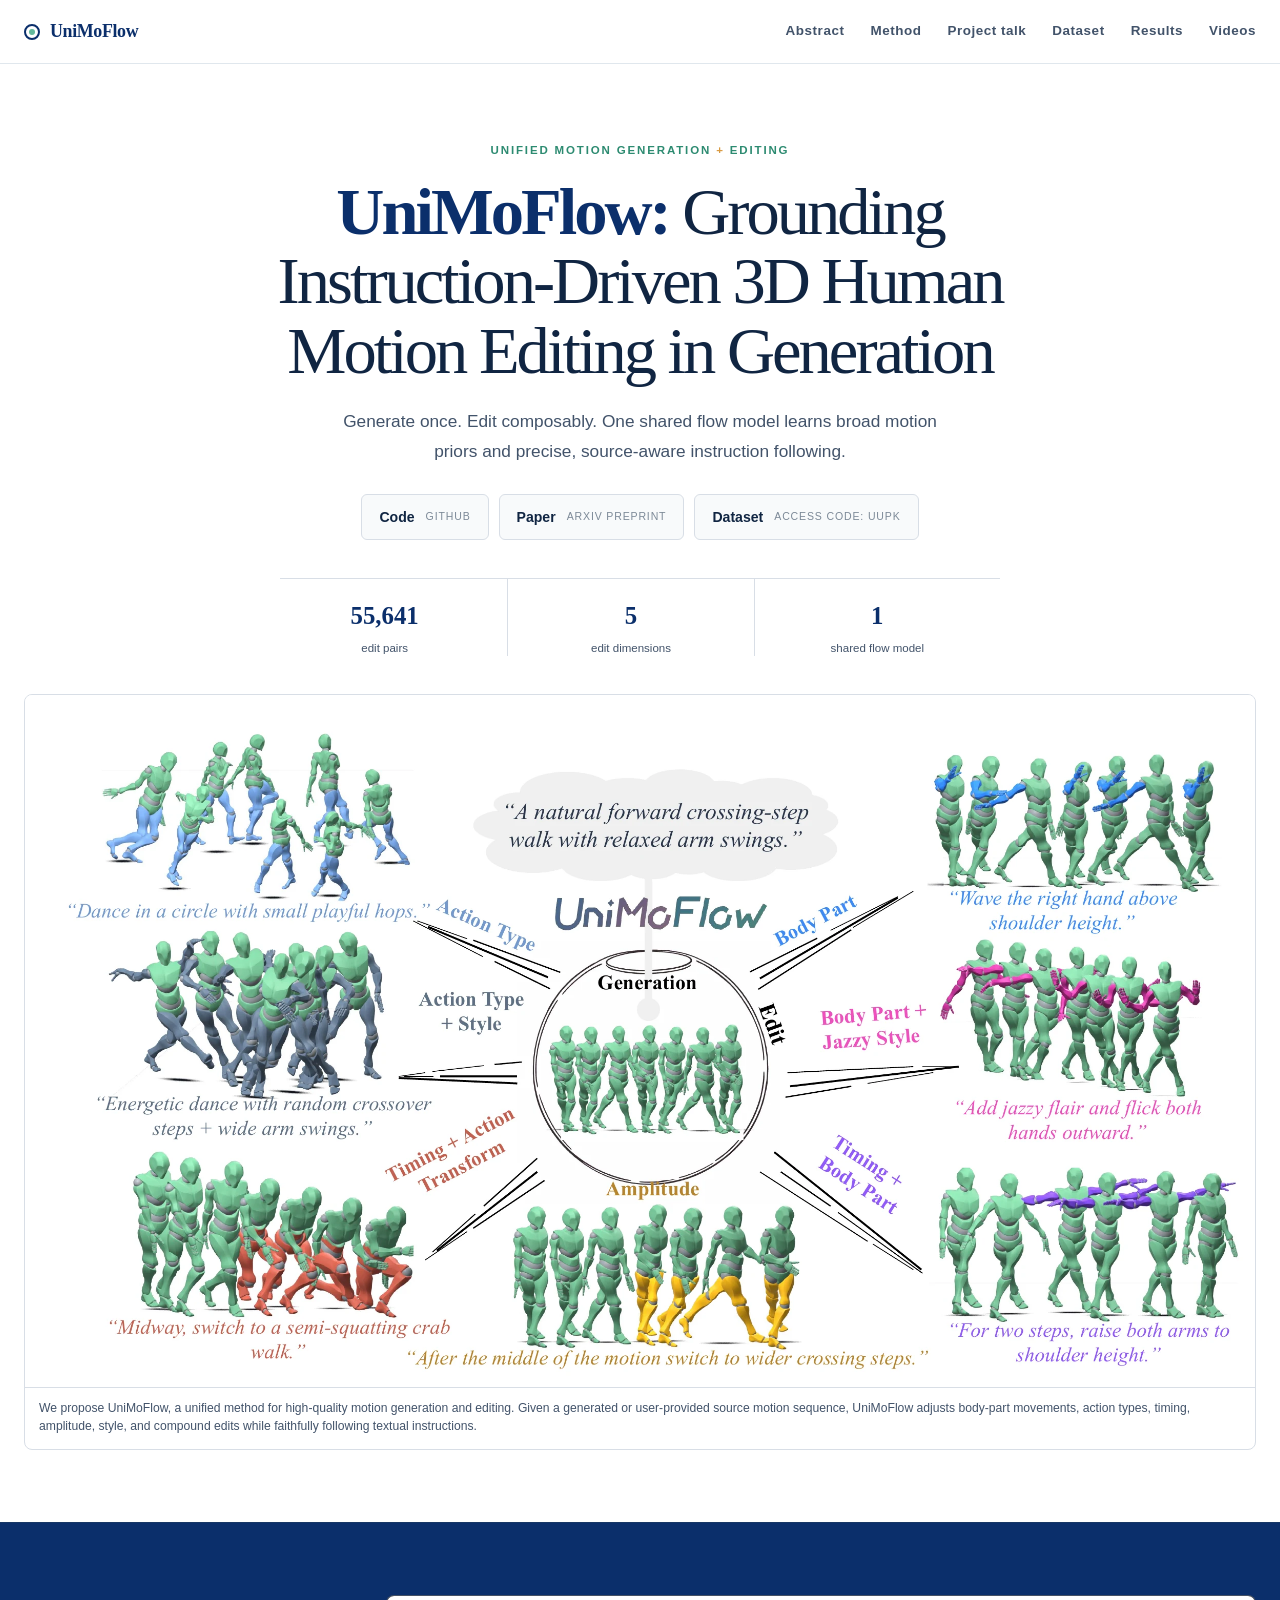
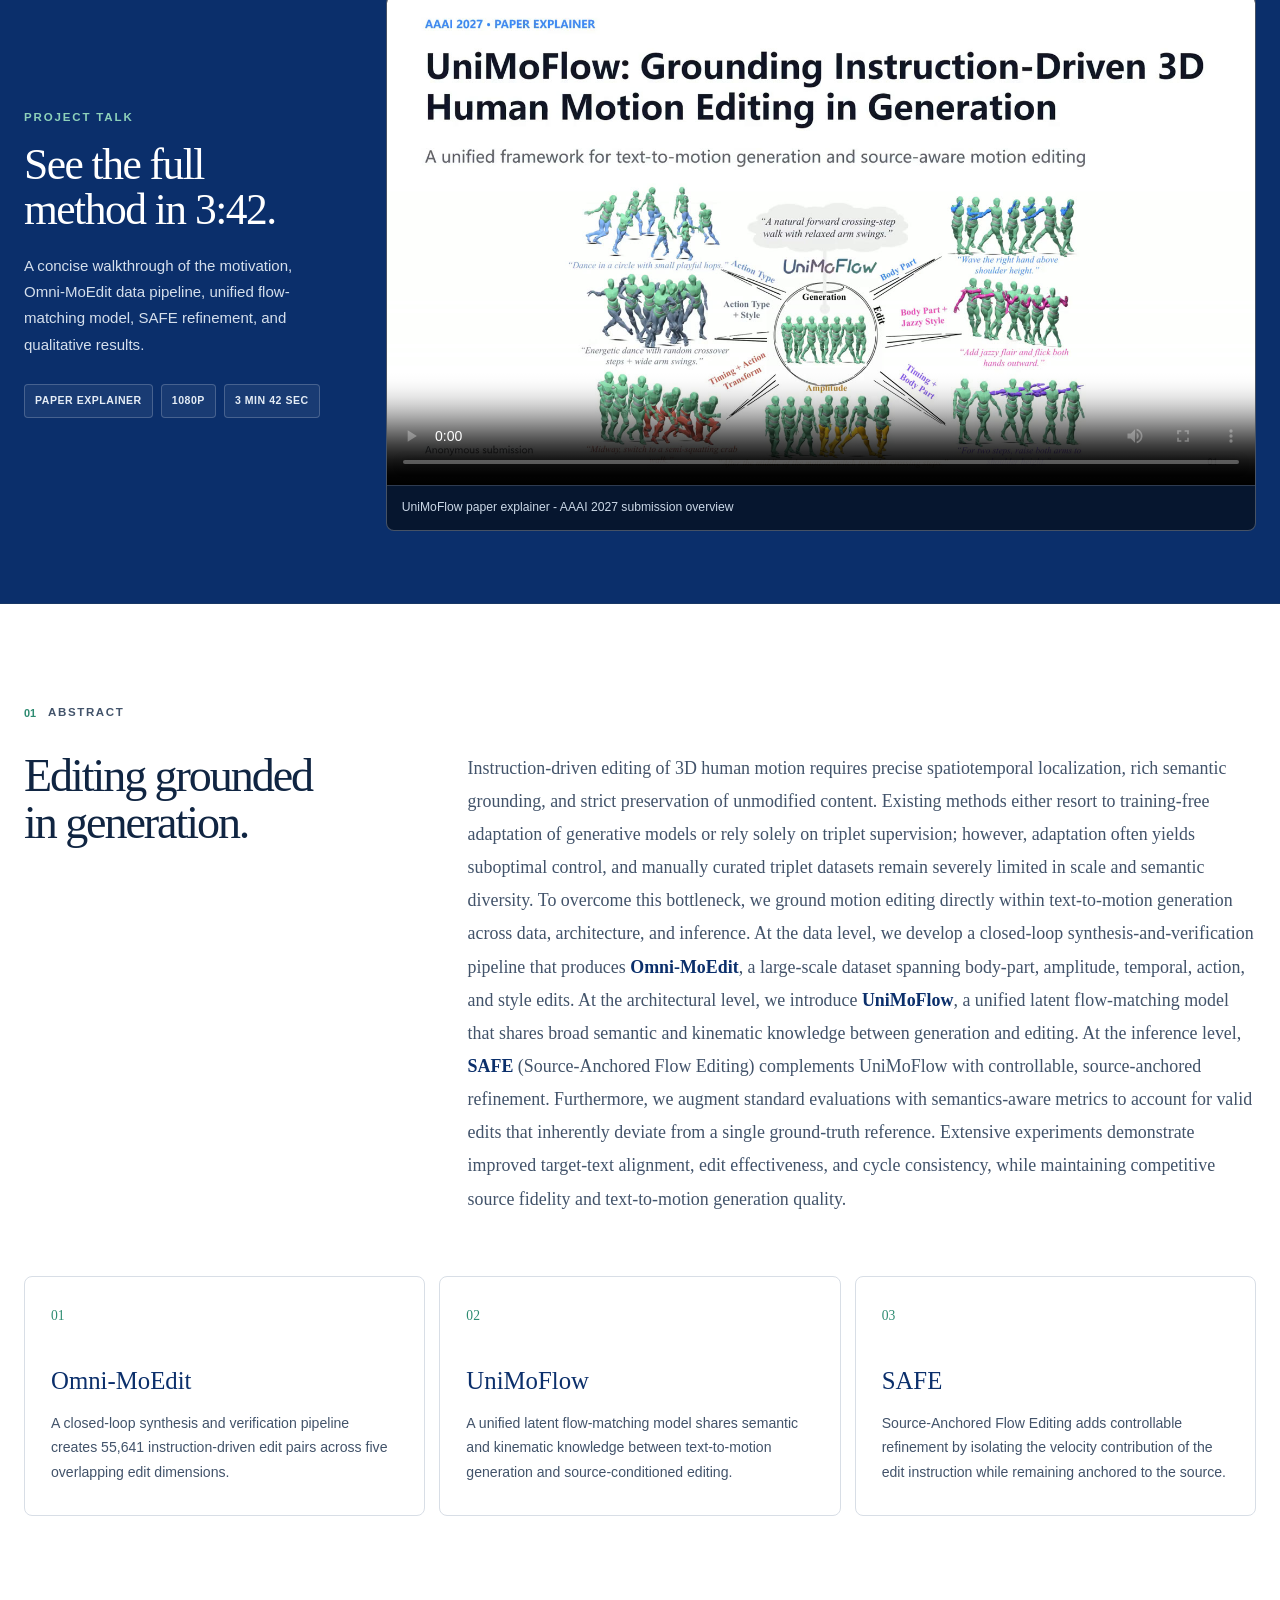
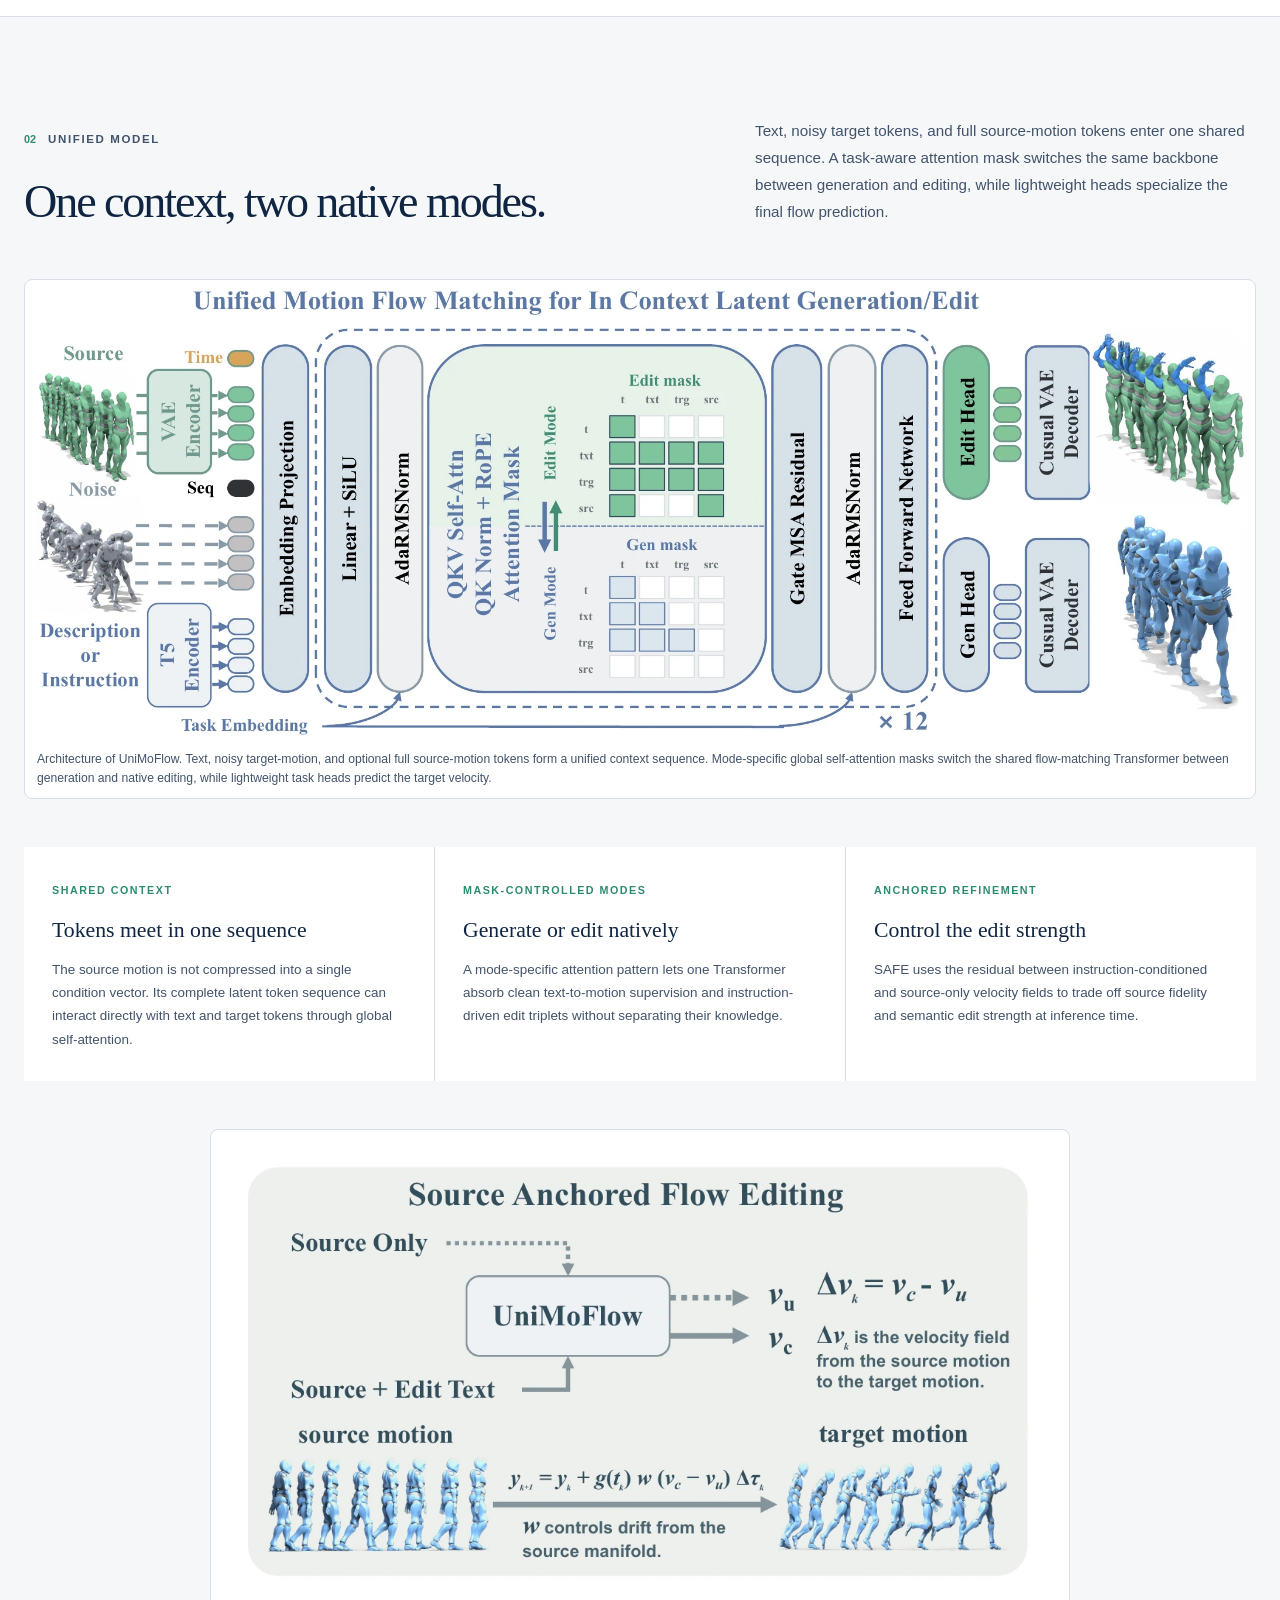
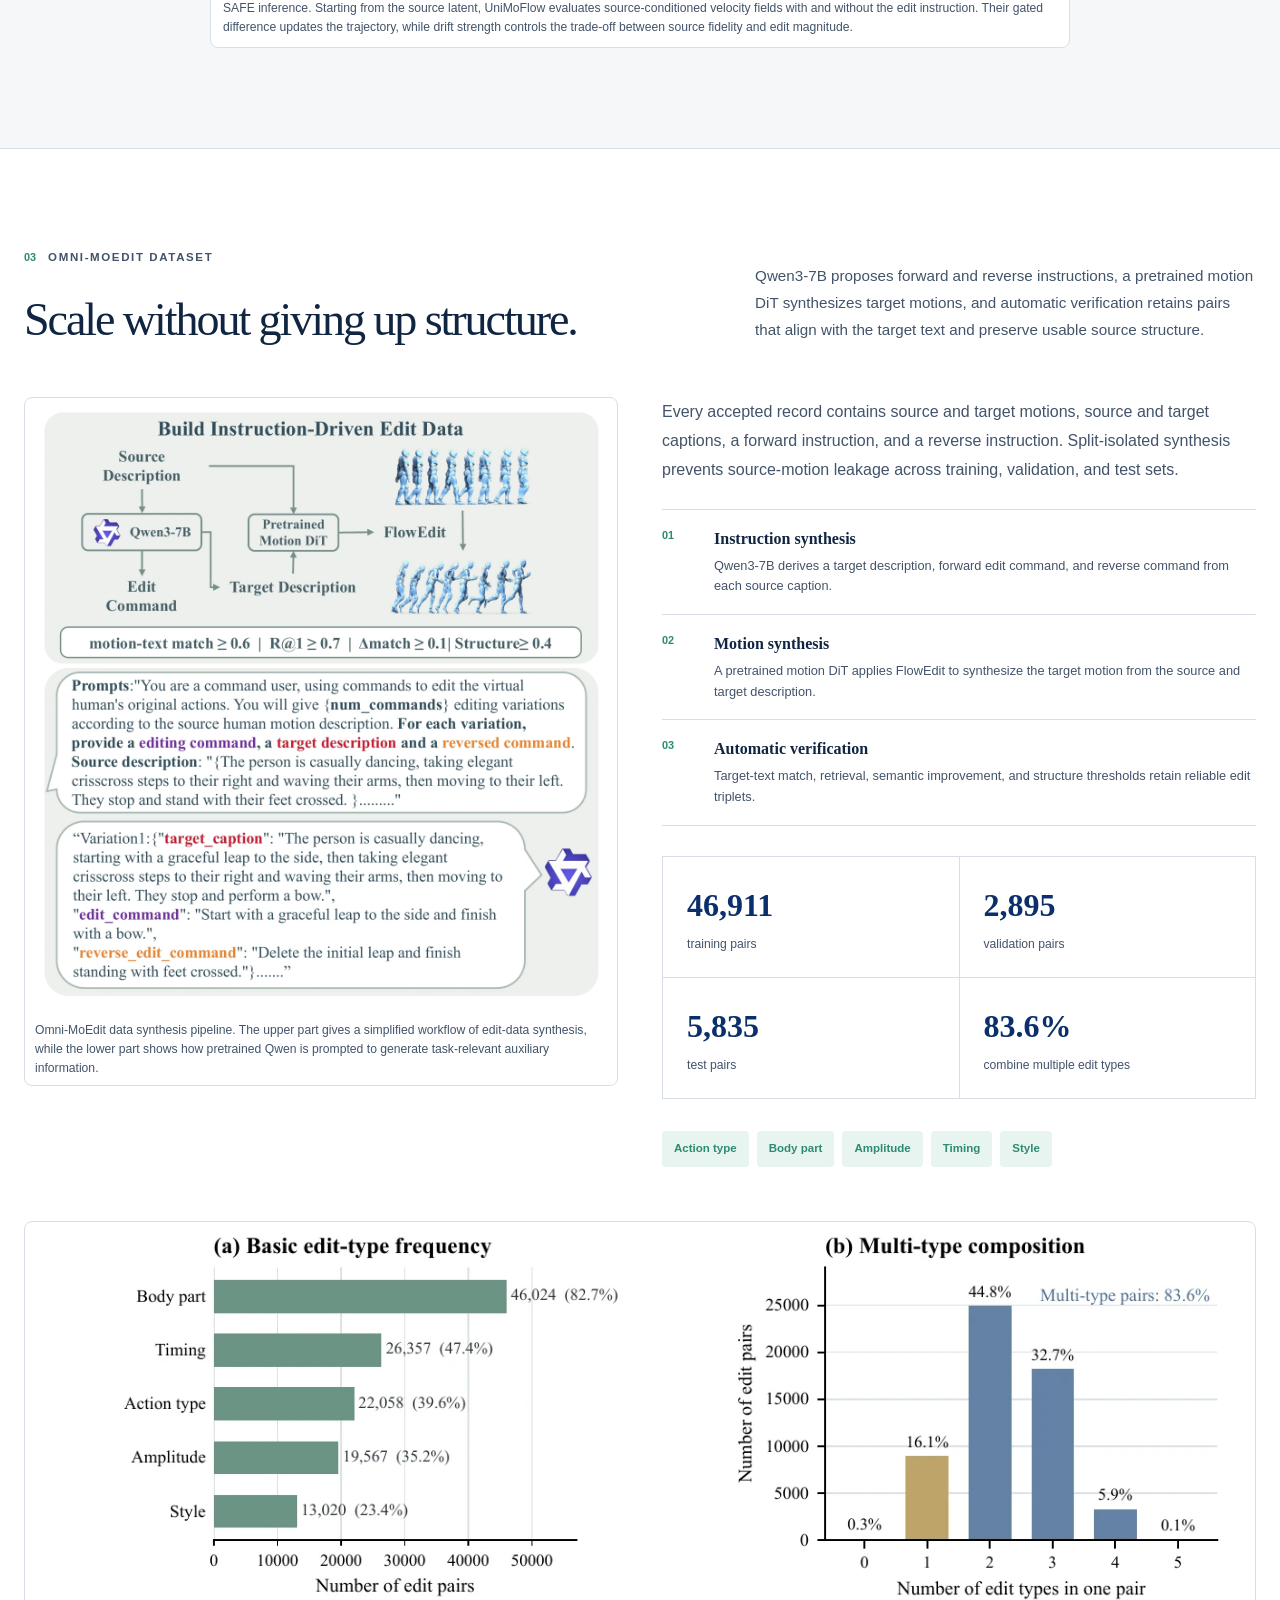
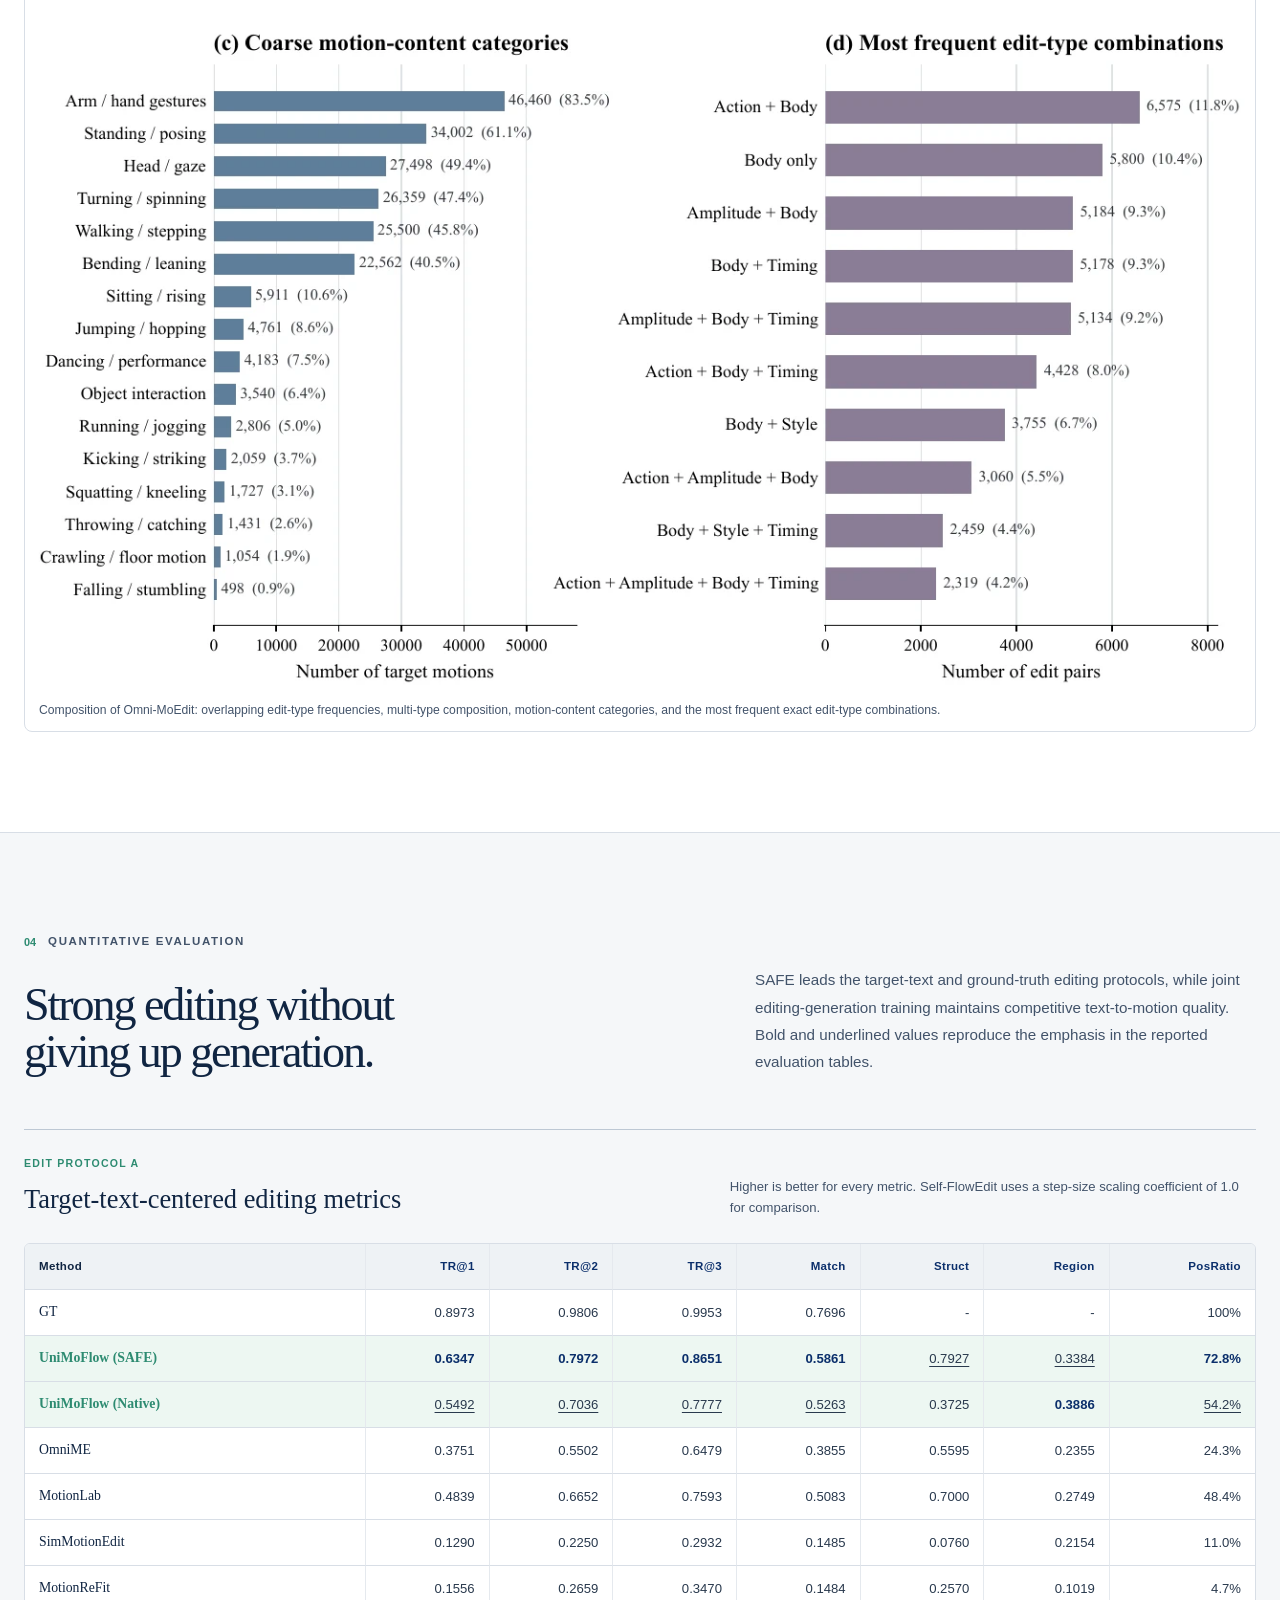
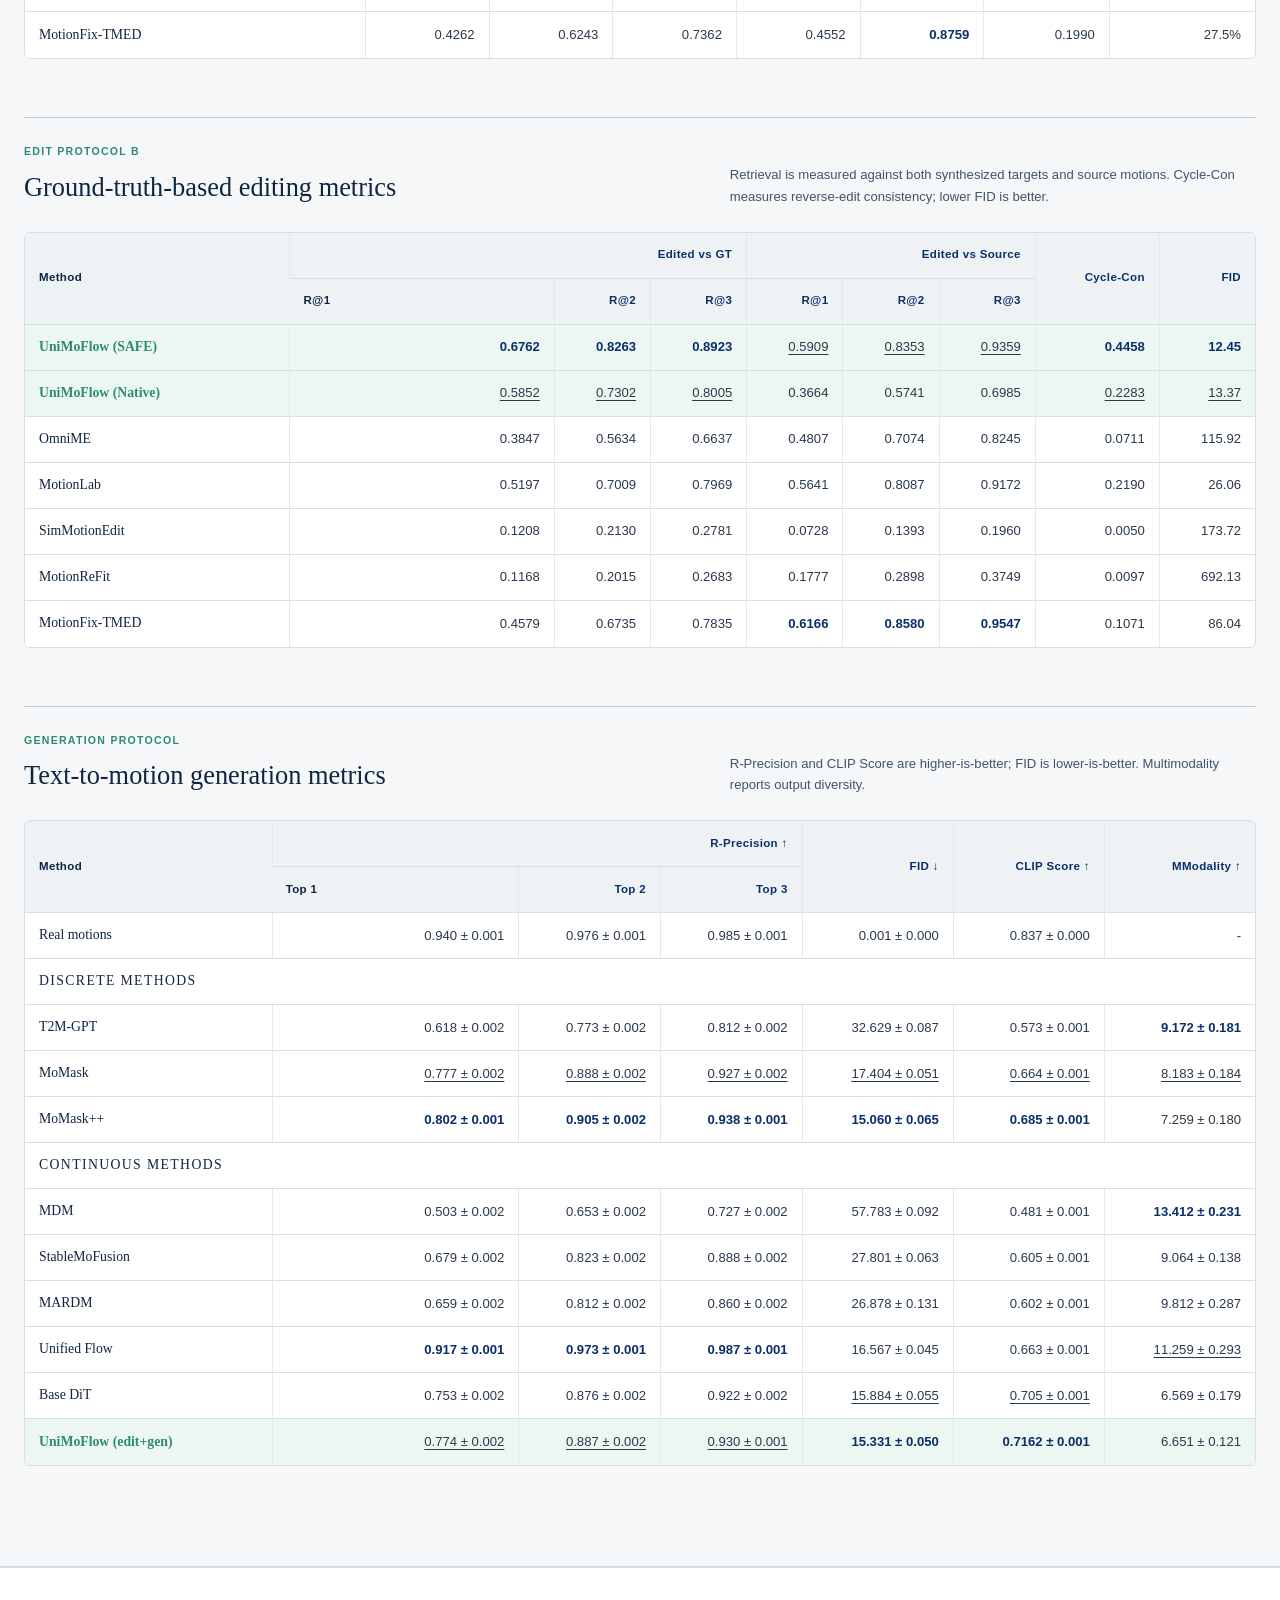
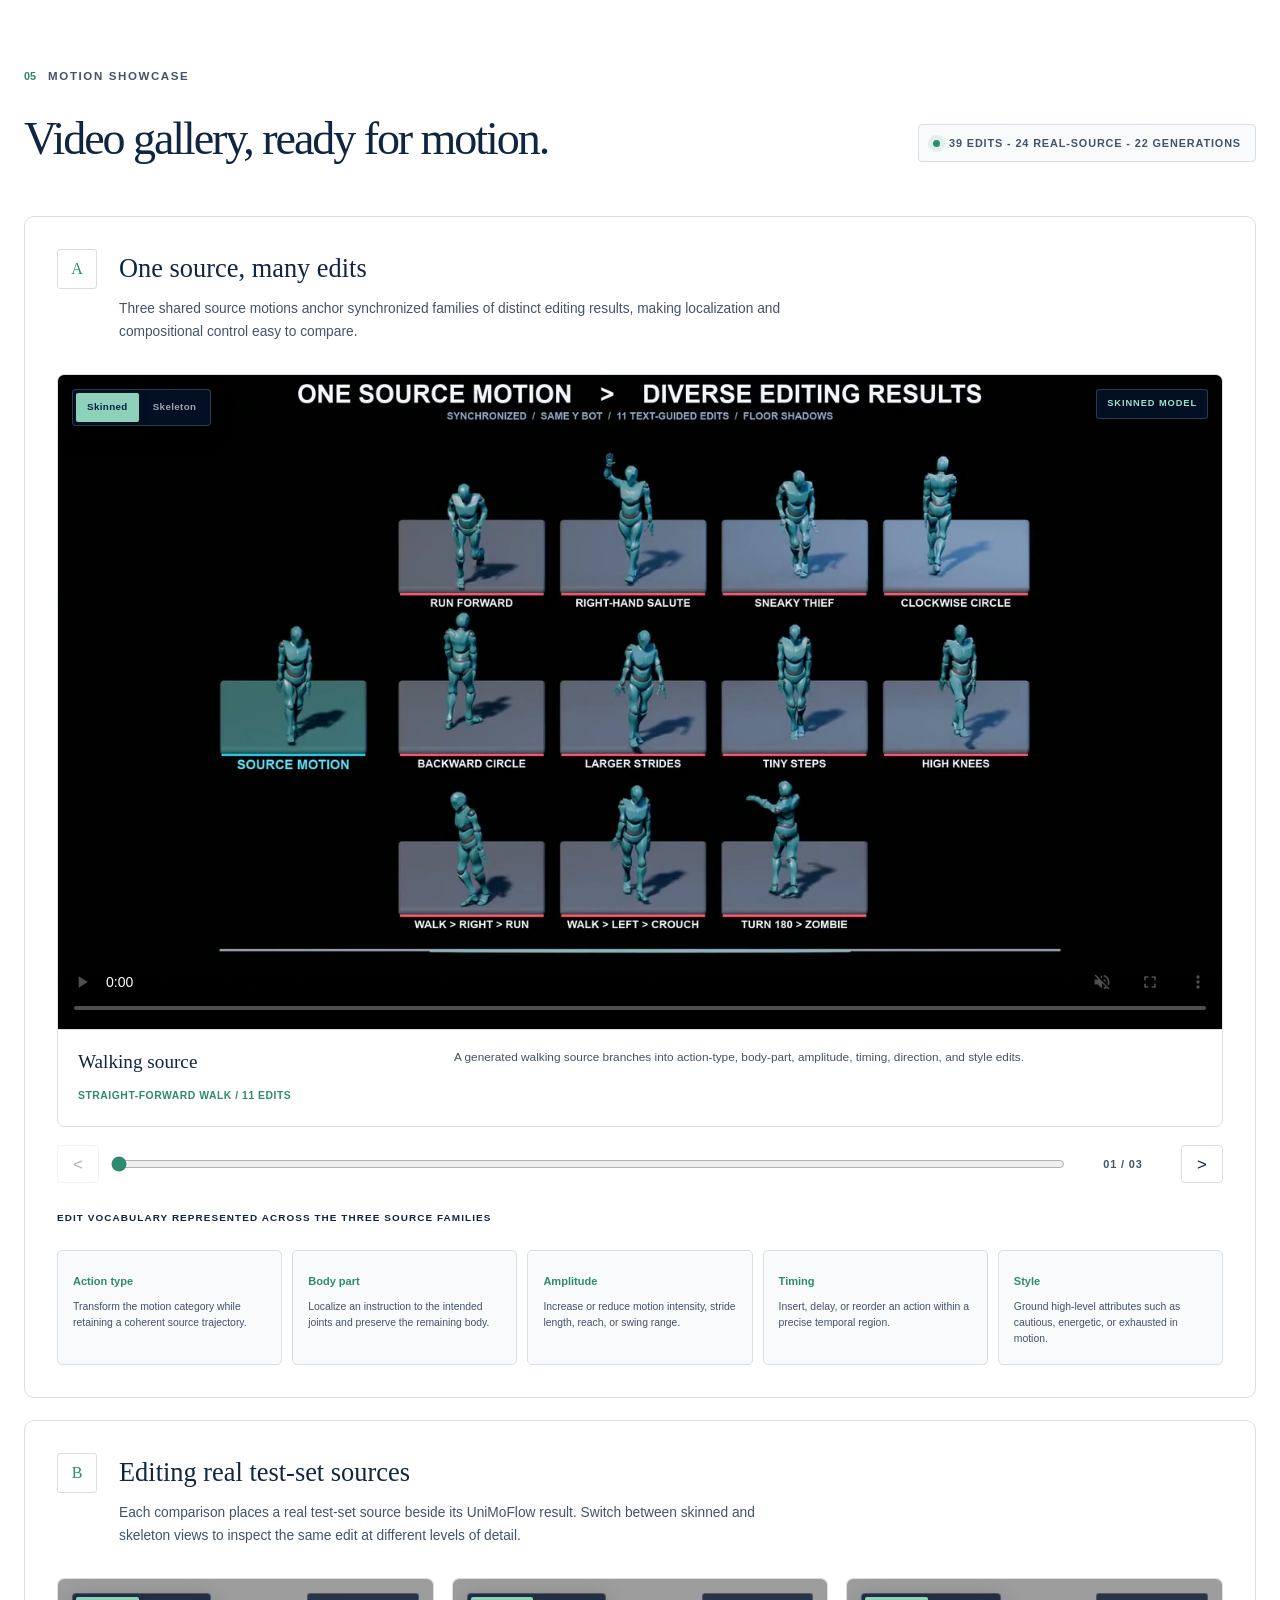
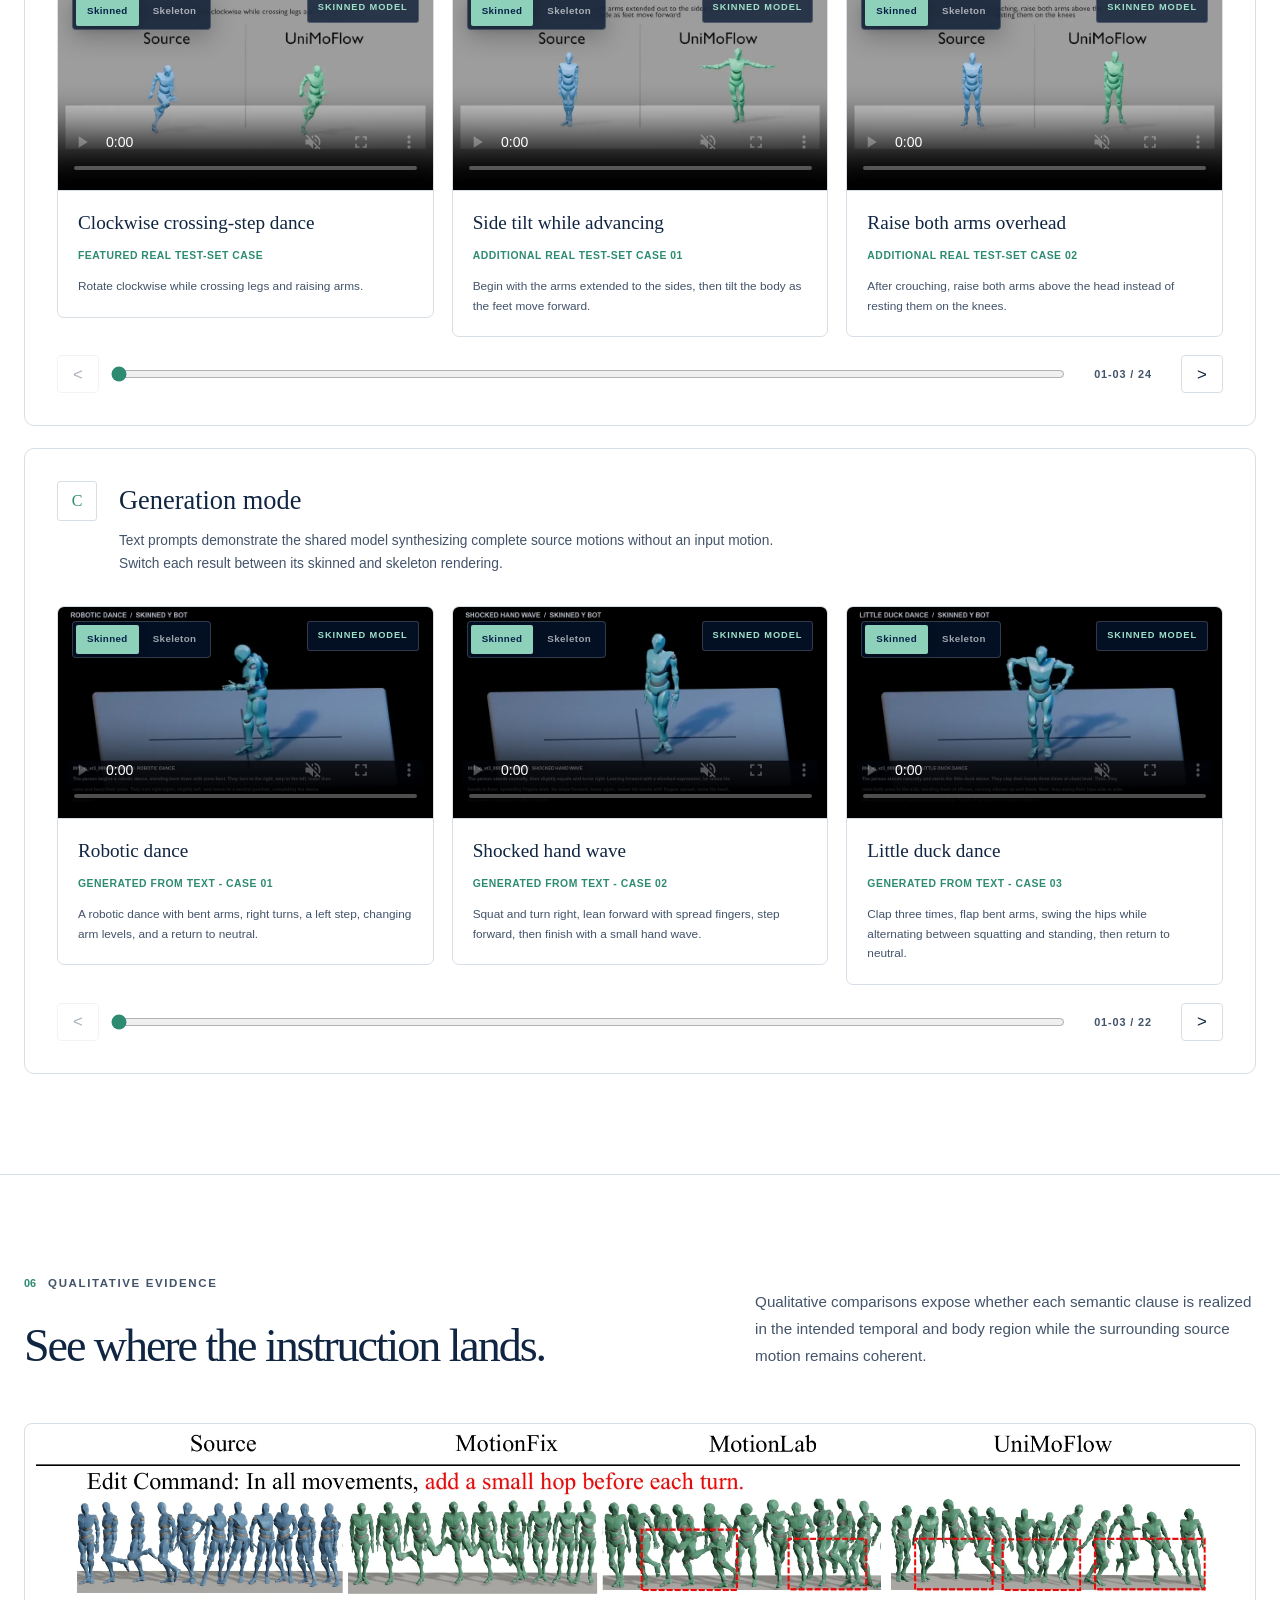
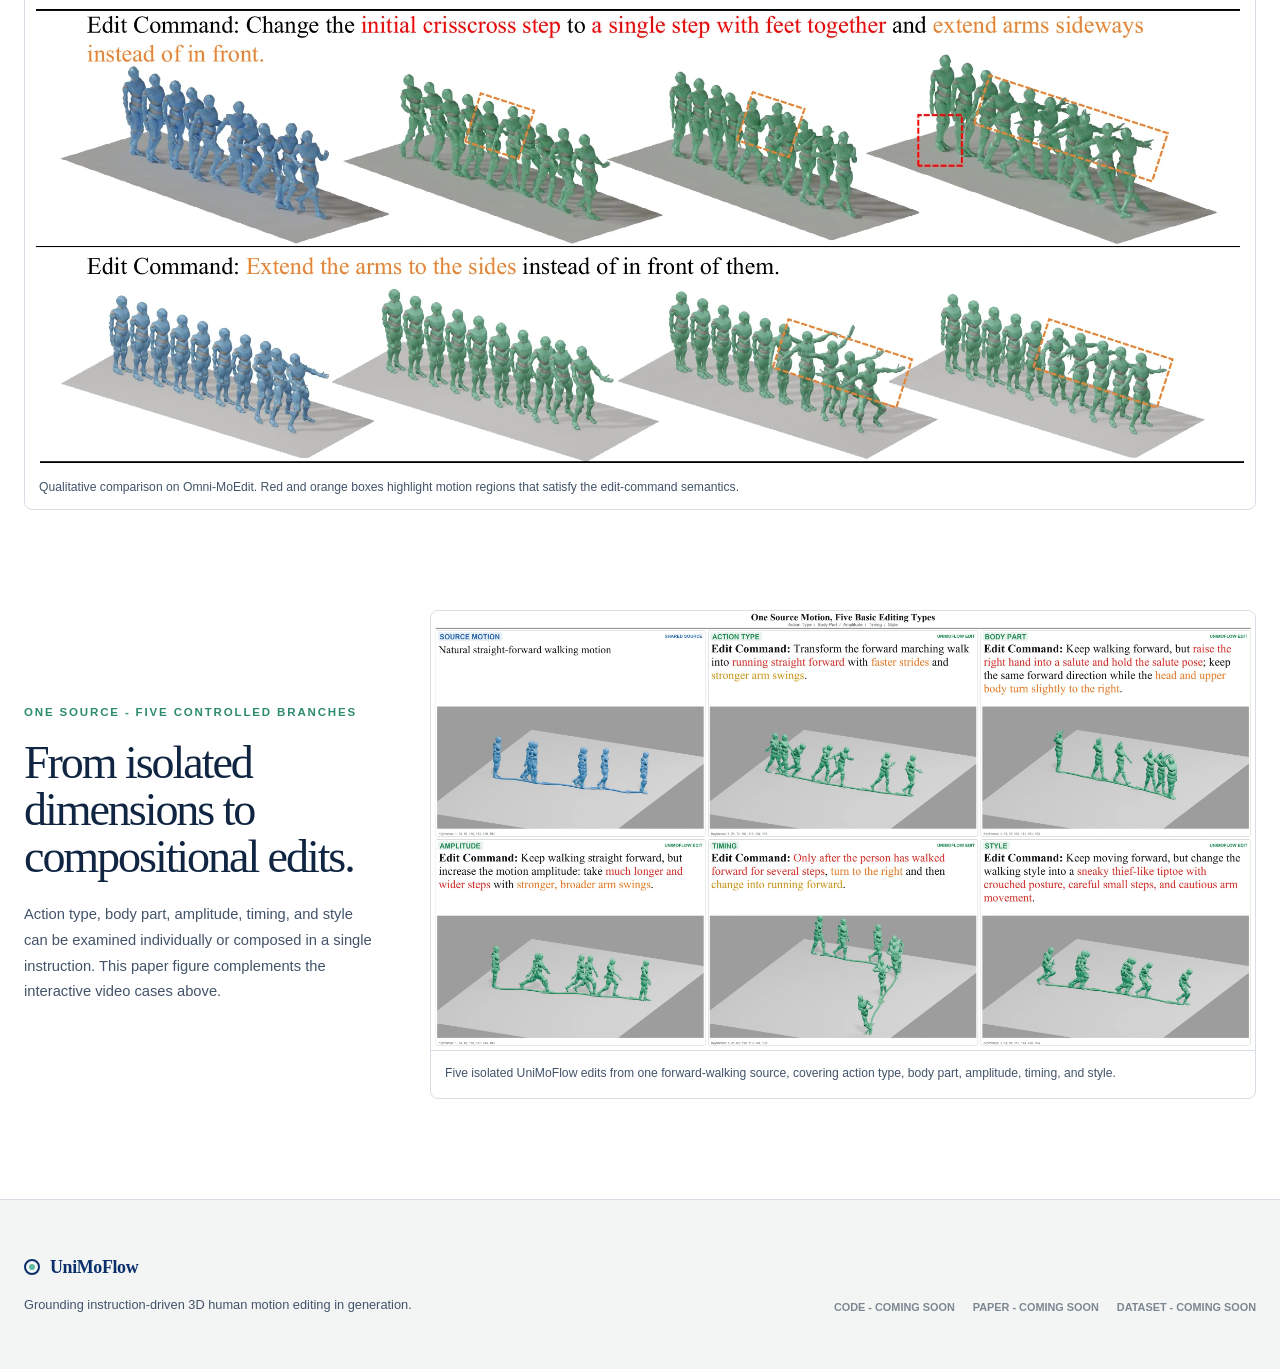
<file: index.html>
<!DOCTYPE html><html lang="en"><head><meta charSet="utf-8"/><meta name="viewport" content="width=device-width, initial-scale=1"/><link rel="preload" href="docs/site/media/unimoflow-teaser.webp" as="image"/><link rel="preload" href="docs/site/media/framework.webp" as="image"/><link rel="preload" href="docs/site/media/safe.webp" as="image"/><link rel="preload" href="docs/site/media/data-pipeline.webp" as="image"/><link rel="preload" href="docs/site/media/dataset-statistics.webp" as="image"/><link rel="preload" href="docs/site/media/qualitative-comparison.webp" as="image"/><link rel="preload" href="docs/site/media/five-edit-types.webp" as="image"/><link rel="stylesheet" href="docs/site/assets/index-BHYDRNpl.css" data-rsc-css-href="docs/site/assets/index-BHYDRNpl.css" data-precedence="vite-rsc/importer-resources"/><title>UniMoFlow: Grounding Instruction-Driven 3D Human Motion Editing in Generation</title><meta name="description" content="UniMoFlow unifies text-to-motion generation and instruction-driven 3D human motion editing through shared latent flow matching, the Omni-MoEdit dataset, and source-anchored refinement."/><meta property="og:title" content="UniMoFlow: Grounding Instruction-Driven 3D Human Motion Editing in Generation"/><meta property="og:description" content="UniMoFlow unifies text-to-motion generation and instruction-driven 3D human motion editing through shared latent flow matching, the Omni-MoEdit dataset, and source-anchored refinement."/><meta property="og:type" content="website"/><meta property="og:image" content="https://yilei-hua.github.io/UniMoFlow/docs/site/og.webp"/><meta property="og:image:width" content="1200"/><meta property="og:image:height" content="630"/><meta property="og:image:alt" content="UniMoFlow motion generation and editing research project"/><meta name="twitter:card" content="summary_large_image"/><meta name="twitter:title" content="UniMoFlow: Grounding Instruction-Driven 3D Human Motion Editing in Generation"/><meta name="twitter:description" content="UniMoFlow unifies text-to-motion generation and instruction-driven 3D human motion editing through shared latent flow matching, the Omni-MoEdit dataset, and source-anchored refinement."/><meta name="twitter:image" content="https://yilei-hua.github.io/UniMoFlow/docs/site/og.webp"/>

<link rel="icon" href="docs/site/favicon.svg" /><meta name="portable-format" content="cross-platform-file-html"><link rel="canonical" href="https://yilei-hua.github.io/UniMoFlow/"/><style>a.resource-button{text-decoration:none}a.resource-button:hover{border-color:currentColor}a.resource-button:focus-visible{outline:3px solid #1f6f5c;outline-offset:4px}</style></head><body class="__variable_geist_1ynav1i __variable_geist_mono_0mn1nkx antialiased"><main><nav class="topbar" aria-label="Primary navigation"><a class="wordmark" href="#top" aria-label="UniMoFlow home"><span class="wordmark__dot"></span>UniMoFlow</a><div class="nav-links"><a href="#abstract">Abstract</a><a href="#method">Method</a><a href="#project-talk">Project talk</a><a href="#dataset">Dataset</a><a href="#results">Results</a><a href="#videos">Videos</a></div></nav><section class="hero section-shell" id="top"><div class="hero__copy"><p class="eyebrow">Unified motion generation <span>+</span> editing</p><h1><span>UniMoFlow:</span> Grounding Instruction-Driven 3D Human Motion Editing in Generation</h1><p class="hero__lead">Generate once. Edit composably. One shared flow model learns broad motion priors and precise, source-aware instruction following.</p><div class="resource-row" aria-label="Project resources"><a class="resource-button" href="https://github.com/Yilei-Hua/UniMoFlow" target="_blank" rel="noopener noreferrer"><span>Code</span><small>GitHub</small></a><a class="resource-button" href="https://arxiv.org/abs/2608.09143" target="_blank" rel="noopener noreferrer"><span>Paper</span><small>arXiv preprint</small></a><a class="resource-button" href="https://pan.baidu.com/s/1U7aOf-z9cjHXogDayprQyA?pwd=uupk" target="_blank" rel="noopener noreferrer"><span>Dataset</span><small>Access code: uupk</small></a></div><div class="hero__stats" aria-label="Project highlights"><div><strong>55,641</strong><span>edit pairs</span></div><div><strong>5</strong><span>edit dimensions</span></div><div><strong>1</strong><span>shared flow model</span></div></div></div><figure class="hero__visual media-frame"><div class="media-frame__label"><span>One source</span><span>Compositional edits</span></div><img src="docs/site/media/unimoflow-teaser.webp" alt="The UniMoFlow paper teaser showing unified motion generation and editing from a generated or user-provided source motion."/><figcaption>We propose UniMoFlow, a unified method for high-quality motion generation and editing. Given a generated or user-provided source motion sequence, UniMoFlow adjusts body-part movements, action types, timing, amplitude, style, and compound edits while faithfully following textual instructions.</figcaption></figure></section><section class="talk-section" id="project-talk"><div class="talk-section__inner section-shell"><div class="talk-section__copy"><p class="eyebrow">Project talk</p><h2>See the full method in 3:42.</h2><p>A concise walkthrough of the motivation, Omni-MoEdit data pipeline, unified flow-matching model, SAFE refinement, and qualitative results.</p><div class="talk-section__meta" aria-label="Video details"><span>Paper explainer</span><span>1080p</span><span>3 min 42 sec</span></div></div><figure class="talk-video"><video aria-label="UniMoFlow paper explainer video" controls="" playsInline="" poster="docs/site/posters/unimoflow-project-talk.jpg" preload="metadata"><source src="docs/site/videos/unimoflow-project-talk.mp4" type="video/mp4"/>Your browser does not support embedded MP4 video.</video><figcaption>UniMoFlow paper explainer - AAAI 2027 submission overview</figcaption></figure></div></section><section class="abstract-section section-shell" id="abstract"><div class="section-kicker"><span>01</span><p>Abstract</p></div><div class="abstract-grid"><h2>Editing grounded in generation.</h2><p>Instruction-driven editing of 3D human motion requires precise spatiotemporal localization, rich semantic grounding, and strict preservation of unmodified content. Existing methods either resort to training-free adaptation of generative models or rely solely on triplet supervision; however, adaptation often yields suboptimal control, and manually curated triplet datasets remain severely limited in scale and semantic diversity. To overcome this bottleneck, we ground motion editing directly within text-to-motion generation across data, architecture, and inference. At the data level, we develop a closed-loop synthesis-and-verification pipeline that produces <strong>Omni-MoEdit</strong>, a large-scale dataset spanning body-part, amplitude, temporal, action, and style edits. At the architectural level, we introduce <strong>UniMoFlow</strong>, a unified latent flow-matching model that shares broad semantic and kinematic knowledge between generation and editing. At the inference level, <strong>SAFE</strong> (Source-Anchored Flow Editing) complements UniMoFlow with controllable, source-anchored refinement. Furthermore, we augment standard evaluations with semantics-aware metrics to account for valid edits that inherently deviate from a single ground-truth reference. Extensive experiments demonstrate improved target-text alignment, edit effectiveness, and cycle consistency, while maintaining competitive source fidelity and text-to-motion generation quality.</p></div><div class="contribution-grid"><article class="contribution-card"><span class="contribution-card__index">01</span><h3>Omni-MoEdit</h3><p>A closed-loop synthesis and verification pipeline creates 55,641 instruction-driven edit pairs across five overlapping edit dimensions.</p></article><article class="contribution-card"><span class="contribution-card__index">02</span><h3>UniMoFlow</h3><p>A unified latent flow-matching model shares semantic and kinematic knowledge between text-to-motion generation and source-conditioned editing.</p></article><article class="contribution-card"><span class="contribution-card__index">03</span><h3>SAFE</h3><p>Source-Anchored Flow Editing adds controllable refinement by isolating the velocity contribution of the edit instruction while remaining anchored to the source.</p></article></div></section><section class="method-section" id="method"><div class="section-shell"><div class="section-heading"><div><div class="section-kicker section-kicker--light"><span>02</span><p>Unified model</p></div><h2>One context, two native modes.</h2></div><p>Text, noisy target tokens, and full source-motion tokens enter one shared sequence. A task-aware attention mask switches the same backbone between generation and editing, while lightweight heads specialize the final flow prediction.</p></div><figure class="framework-figure"><img src="docs/site/media/framework.webp" alt="The UniMoFlow architecture with text, noisy target-motion, optional source-motion tokens, mode-specific attention masks, and generation and editing heads."/><figcaption>Architecture of UniMoFlow. Text, noisy target-motion, and optional full source-motion tokens form a unified context sequence. Mode-specific global self-attention masks switch the shared flow-matching Transformer between generation and native editing, while lightweight task heads predict the target velocity.</figcaption></figure><div class="method-notes"><article><span>Shared context</span><h3>Tokens meet in one sequence</h3><p>The source motion is not compressed into a single condition vector. Its complete latent token sequence can interact directly with text and target tokens through global self-attention.</p></article><article><span>Mask-controlled modes</span><h3>Generate or edit natively</h3><p>A mode-specific attention pattern lets one Transformer absorb clean text-to-motion supervision and instruction-driven edit triplets without separating their knowledge.</p></article><article><span>Anchored refinement</span><h3>Control the edit strength</h3><p>SAFE uses the residual between instruction-conditioned and source-only velocity fields to trade off source fidelity and semantic edit strength at inference time.</p></article></div><figure class="safe-figure"><img src="docs/site/media/safe.webp" alt="SAFE inference using source-only and source-plus-edit-text velocity fields to control source-anchored motion refinement."/><figcaption>SAFE inference. Starting from the source latent, UniMoFlow evaluates source-conditioned velocity fields with and without the edit instruction. Their gated difference updates the trajectory, while drift strength controls the trade-off between source fidelity and edit magnitude.</figcaption></figure></div></section><section class="dataset-section section-shell" id="dataset"><div class="section-heading section-heading--dark"><div><div class="section-kicker"><span>03</span><p>Omni-MoEdit dataset</p></div><h2>Scale without giving up structure.</h2></div><p>Qwen3-7B proposes forward and reverse instructions, a pretrained motion DiT synthesizes target motions, and automatic verification retains pairs that align with the target text and preserve usable source structure.</p></div><div class="dataset-grid"><figure class="paper-figure"><img src="docs/site/media/data-pipeline.webp" alt="Omni-MoEdit data pipeline using a language model, pretrained motion DiT, FlowEdit synthesis, and automatic filtering."/><figcaption>Omni-MoEdit data synthesis pipeline. The upper part gives a simplified workflow of edit-data synthesis, while the lower part shows how pretrained Qwen is prompted to generate task-relevant auxiliary information.</figcaption></figure><div class="dataset-copy"><p class="dataset-copy__intro">Every accepted record contains source and target motions, source and target captions, a forward instruction, and a reverse instruction. Split-isolated synthesis prevents source-motion leakage across training, validation, and test sets.</p><ol class="pipeline-steps"><li><span>01</span><div><strong>Instruction synthesis</strong><p>Qwen3-7B derives a target description, forward edit command, and reverse command from each source caption.</p></div></li><li><span>02</span><div><strong>Motion synthesis</strong><p>A pretrained motion DiT applies FlowEdit to synthesize the target motion from the source and target description.</p></div></li><li><span>03</span><div><strong>Automatic verification</strong><p>Target-text match, retrieval, semantic improvement, and structure thresholds retain reliable edit triplets.</p></div></li></ol><dl class="dataset-numbers"><div><dt>46,911</dt><dd>training pairs</dd></div><div><dt>2,895</dt><dd>validation pairs</dd></div><div><dt>5,835</dt><dd>test pairs</dd></div><div><dt>83.6%</dt><dd>combine multiple edit types</dd></div></dl><div class="edit-tags" aria-label="Edit categories"><span>Action type</span><span>Body part</span><span>Amplitude</span><span>Timing</span><span>Style</span></div></div></div><figure class="statistics-figure"><img src="docs/site/media/dataset-statistics.webp" alt="Statistics for Omni-MoEdit showing edit-type frequencies, the number of edit types per pair, motion-content categories, and common edit-type combinations."/><figcaption>Composition of Omni-MoEdit: overlapping edit-type frequencies, multi-type composition, motion-content categories, and the most frequent exact edit-type combinations.</figcaption></figure></section><section class="results-section" id="results"><div class="section-shell"><div class="section-heading"><div><div class="section-kicker section-kicker--light"><span>04</span><p>Quantitative evaluation</p></div><h2>Strong editing without giving up generation.</h2></div><p>SAFE leads the target-text and ground-truth editing protocols, while joint editing-generation training maintains competitive text-to-motion quality. Bold and underlined values reproduce the emphasis in the reported evaluation tables.</p></div><div class="results-stack"><article class="results-block"><div class="results-block__heading"><div><span>Edit protocol A</span><h3>Target-text-centered editing metrics</h3></div><p>Higher is better for every metric. Self-FlowEdit uses a step-size scaling coefficient of 1.0 for comparison.</p></div><div class="results-table-wrap"><table class="metrics-table metrics-table--edit"><caption>Editing performance based on target-text matching.</caption><thead><tr><th scope="col">Method</th><th scope="col">TR@1</th><th scope="col">TR@2</th><th scope="col">TR@3</th><th scope="col">Match</th><th scope="col">Struct</th><th scope="col">Region</th><th scope="col">PosRatio</th></tr></thead><tbody><tr><th scope="row">GT</th><td>0.8973</td><td>0.9806</td><td>0.9953</td><td>0.7696</td><td>-</td><td>-</td><td>100%</td></tr><tr class="metrics-row--featured"><th scope="row">UniMoFlow (SAFE)</th><td class="metric-value metric-value--best">0.6347</td><td class="metric-value metric-value--best">0.7972</td><td class="metric-value metric-value--best">0.8651</td><td class="metric-value metric-value--best">0.5861</td><td class="metric-value metric-value--second">0.7927</td><td class="metric-value metric-value--second">0.3384</td><td class="metric-value metric-value--best">72.8%</td></tr><tr class="metrics-row--featured"><th scope="row">UniMoFlow (Native)</th><td class="metric-value metric-value--second">0.5492</td><td class="metric-value metric-value--second">0.7036</td><td class="metric-value metric-value--second">0.7777</td><td class="metric-value metric-value--second">0.5263</td><td>0.3725</td><td class="metric-value metric-value--best">0.3886</td><td class="metric-value metric-value--second">54.2%</td></tr><tr><th scope="row">OmniME</th><td>0.3751</td><td>0.5502</td><td>0.6479</td><td>0.3855</td><td>0.5595</td><td>0.2355</td><td>24.3%</td></tr><tr><th scope="row">MotionLab</th><td>0.4839</td><td>0.6652</td><td>0.7593</td><td>0.5083</td><td>0.7000</td><td>0.2749</td><td>48.4%</td></tr><tr><th scope="row">SimMotionEdit</th><td>0.1290</td><td>0.2250</td><td>0.2932</td><td>0.1485</td><td>0.0760</td><td>0.2154</td><td>11.0%</td></tr><tr><th scope="row">MotionReFit</th><td>0.1556</td><td>0.2659</td><td>0.3470</td><td>0.1484</td><td>0.2570</td><td>0.1019</td><td>4.7%</td></tr><tr><th scope="row">MotionFix-TMED</th><td>0.4262</td><td>0.6243</td><td>0.7362</td><td>0.4552</td><td class="metric-value metric-value--best">0.8759</td><td>0.1990</td><td>27.5%</td></tr></tbody></table></div></article><article class="results-block"><div class="results-block__heading"><div><span>Edit protocol B</span><h3>Ground-truth-based editing metrics</h3></div><p>Retrieval is measured against both synthesized targets and source motions. Cycle-Con measures reverse-edit consistency; lower FID is better.</p></div><div class="results-table-wrap"><table class="metrics-table metrics-table--ground-truth"><caption>Editing performance under the ground-truth protocol.</caption><thead><tr><th rowSpan="2" scope="col">Method</th><th colSpan="3" scope="colgroup">Edited vs GT</th><th colSpan="3" scope="colgroup">Edited vs Source</th><th rowSpan="2" scope="col">Cycle-Con</th><th rowSpan="2" scope="col">FID</th></tr><tr><th scope="col">R@1</th><th scope="col">R@2</th><th scope="col">R@3</th><th scope="col">R@1</th><th scope="col">R@2</th><th scope="col">R@3</th></tr></thead><tbody><tr class="metrics-row--featured"><th scope="row">UniMoFlow (SAFE)</th><td class="metric-value metric-value--best">0.6762</td><td class="metric-value metric-value--best">0.8263</td><td class="metric-value metric-value--best">0.8923</td><td class="metric-value metric-value--second">0.5909</td><td class="metric-value metric-value--second">0.8353</td><td class="metric-value metric-value--second">0.9359</td><td class="metric-value metric-value--best">0.4458</td><td class="metric-value metric-value--best">12.45</td></tr><tr class="metrics-row--featured"><th scope="row">UniMoFlow (Native)</th><td class="metric-value metric-value--second">0.5852</td><td class="metric-value metric-value--second">0.7302</td><td class="metric-value metric-value--second">0.8005</td><td>0.3664</td><td>0.5741</td><td>0.6985</td><td class="metric-value metric-value--second">0.2283</td><td class="metric-value metric-value--second">13.37</td></tr><tr><th scope="row">OmniME</th><td>0.3847</td><td>0.5634</td><td>0.6637</td><td>0.4807</td><td>0.7074</td><td>0.8245</td><td>0.0711</td><td>115.92</td></tr><tr><th scope="row">MotionLab</th><td>0.5197</td><td>0.7009</td><td>0.7969</td><td>0.5641</td><td>0.8087</td><td>0.9172</td><td>0.2190</td><td>26.06</td></tr><tr><th scope="row">SimMotionEdit</th><td>0.1208</td><td>0.2130</td><td>0.2781</td><td>0.0728</td><td>0.1393</td><td>0.1960</td><td>0.0050</td><td>173.72</td></tr><tr><th scope="row">MotionReFit</th><td>0.1168</td><td>0.2015</td><td>0.2683</td><td>0.1777</td><td>0.2898</td><td>0.3749</td><td>0.0097</td><td>692.13</td></tr><tr><th scope="row">MotionFix-TMED</th><td>0.4579</td><td>0.6735</td><td>0.7835</td><td class="metric-value metric-value--best">0.6166</td><td class="metric-value metric-value--best">0.8580</td><td class="metric-value metric-value--best">0.9547</td><td>0.1071</td><td>86.04</td></tr></tbody></table></div></article><article class="results-block"><div class="results-block__heading"><div><span>Generation protocol</span><h3>Text-to-motion generation metrics</h3></div><p>R-Precision and CLIP Score are higher-is-better; FID is lower-is-better. Multimodality reports output diversity.</p></div><div class="results-table-wrap"><table class="metrics-table metrics-table--t2m"><caption>Text-to-motion generation performance.</caption><thead><tr><th rowSpan="2" scope="col">Method</th><th colSpan="3" scope="colgroup">R-Precision ↑</th><th rowSpan="2" scope="col">FID ↓</th><th rowSpan="2" scope="col">CLIP Score ↑</th><th rowSpan="2" scope="col">MModality ↑</th></tr><tr><th scope="col">Top 1</th><th scope="col">Top 2</th><th scope="col">Top 3</th></tr></thead><tbody><tr><th scope="row">Real motions</th><td>0.940 <!-- -->±<!-- --> 0.001</td><td>0.976 <!-- -->±<!-- --> 0.001</td><td>0.985 <!-- -->±<!-- --> 0.001</td><td>0.001 <!-- -->±<!-- --> 0.000</td><td>0.837 <!-- -->±<!-- --> 0.000</td><td>-</td></tr><tr class="metrics-group"><th colSpan="7" scope="rowgroup">Discrete methods</th></tr><tr><th scope="row">T2M-GPT</th><td>0.618 ± 0.002</td><td>0.773 ± 0.002</td><td>0.812 ± 0.002</td><td>32.629 ± 0.087</td><td>0.573 ± 0.001</td><td class="metric-value metric-value--best">9.172 ± 0.181</td></tr><tr><th scope="row">MoMask</th><td class="metric-value metric-value--second">0.777 ± 0.002</td><td class="metric-value metric-value--second">0.888 ± 0.002</td><td class="metric-value metric-value--second">0.927 ± 0.002</td><td class="metric-value metric-value--second">17.404 ± 0.051</td><td class="metric-value metric-value--second">0.664 ± 0.001</td><td class="metric-value metric-value--second">8.183 ± 0.184</td></tr><tr><th scope="row">MoMask++</th><td class="metric-value metric-value--best">0.802 ± 0.001</td><td class="metric-value metric-value--best">0.905 ± 0.002</td><td class="metric-value metric-value--best">0.938 ± 0.001</td><td class="metric-value metric-value--best">15.060 ± 0.065</td><td class="metric-value metric-value--best">0.685 ± 0.001</td><td>7.259 ± 0.180</td></tr><tr class="metrics-group"><th colSpan="7" scope="rowgroup">Continuous methods</th></tr><tr><th scope="row">MDM</th><td>0.503 ± 0.002</td><td>0.653 ± 0.002</td><td>0.727 ± 0.002</td><td>57.783 ± 0.092</td><td>0.481 ± 0.001</td><td class="metric-value metric-value--best">13.412 ± 0.231</td></tr><tr><th scope="row">StableMoFusion</th><td>0.679 ± 0.002</td><td>0.823 ± 0.002</td><td>0.888 ± 0.002</td><td>27.801 ± 0.063</td><td>0.605 ± 0.001</td><td>9.064 ± 0.138</td></tr><tr><th scope="row">MARDM</th><td>0.659 ± 0.002</td><td>0.812 ± 0.002</td><td>0.860 ± 0.002</td><td>26.878 ± 0.131</td><td>0.602 ± 0.001</td><td>9.812 ± 0.287</td></tr><tr><th scope="row">Unified Flow</th><td class="metric-value metric-value--best">0.917 ± 0.001</td><td class="metric-value metric-value--best">0.973 ± 0.001</td><td class="metric-value metric-value--best">0.987 ± 0.001</td><td>16.567 ± 0.045</td><td>0.663 ± 0.001</td><td class="metric-value metric-value--second">11.259 ± 0.293</td></tr><tr><th scope="row">Base DiT</th><td>0.753 ± 0.002</td><td>0.876 ± 0.002</td><td>0.922 ± 0.002</td><td class="metric-value metric-value--second">15.884 ± 0.055</td><td class="metric-value metric-value--second">0.705 ± 0.001</td><td>6.569 ± 0.179</td></tr><tr class="metrics-row--featured"><th scope="row">UniMoFlow (edit+gen)</th><td class="metric-value metric-value--second">0.774 ± 0.002</td><td class="metric-value metric-value--second">0.887 ± 0.002</td><td class="metric-value metric-value--second">0.930 ± 0.001</td><td class="metric-value metric-value--best">15.331 ± 0.050</td><td class="metric-value metric-value--best">0.7162 ± 0.001</td><td>6.651 ± 0.121</td></tr></tbody></table></div></article></div></div></section><section class="showcase-section" id="videos"><div class="section-shell"><div class="showcase-heading"><div><div class="section-kicker section-kicker--light"><span>05</span><p>Motion showcase</p></div><h2>Video gallery, ready for motion.</h2></div><div class="showcase-status"><span class="showcase-status__pulse"></span>39 edits - 24 real-source - 22 generations</div></div><article class="showcase-block"><div class="showcase-block__heading"><span class="showcase-block__number">A</span><div><h3>One source, many edits</h3><p>Three shared source motions anchor synchronized families of distinct editing results, making localization and compositional control easy to compare.</p></div></div><div aria-label="One source, many edits" class="showcase-carousel showcase-carousel--single" role="region"><div class="showcase-carousel__viewport" tabindex="0"><div class="showcase-carousel__track" style="--visible-count:1"><div class="showcase-carousel__slide"><article class="motion-video-card motion-video-card--featured"><div class="motion-video-card__media"><video aria-label="Walking source, Skinned model: A generated walking source branches into action-type, body-part, amplitude, timing, direction, and style edits." autoPlay="" controls="" loop="" muted="" playsInline="" poster="docs/site/posters/same-source-walk.jpg" preload="metadata"><source src="docs/site/videos/same-source-walk.mp4" type="video/mp4"/>Your browser does not support HTML5 video.</video><div aria-label="Walking source display mode" class="motion-video-card__toggle" role="group"><button aria-pressed="true" type="button">Skinned</button><button aria-pressed="false" type="button">Skeleton</button></div><span class="motion-video-card__live">Skinned model</span></div><div class="motion-video-card__copy"><div><h4>Walking source</h4><span>Straight-forward walk / 11 edits</span></div><p>A generated walking source branches into action-type, body-part, amplitude, timing, direction, and style edits.</p></div></article></div></div></div><div class="showcase-carousel__controls"><button aria-label="Previous item in One source, many edits" disabled="" type="button"><span aria-hidden="true">&lt;</span></button><input aria-label="Choose visible items in One source, many edits" aria-valuetext="01 / 03" max="2" min="0" step="1" type="range" value="0"/><span aria-live="polite" class="showcase-carousel__count">01 / 03</span><button aria-label="Next item in One source, many edits" type="button"><span aria-hidden="true">&gt;</span></button></div></div><p class="edit-type-notes__label">Edit vocabulary represented across the three source families</p><div class="edit-type-notes"><div><strong>Action type</strong><p>Transform the motion category while retaining a coherent source trajectory.</p></div><div><strong>Body part</strong><p>Localize an instruction to the intended joints and preserve the remaining body.</p></div><div><strong>Amplitude</strong><p>Increase or reduce motion intensity, stride length, reach, or swing range.</p></div><div><strong>Timing</strong><p>Insert, delay, or reorder an action within a precise temporal region.</p></div><div><strong>Style</strong><p>Ground high-level attributes such as cautious, energetic, or exhausted in motion.</p></div></div></article><article class="showcase-block"><div class="showcase-block__heading"><span class="showcase-block__number">B</span><div><h3>Editing real test-set sources</h3><p>Each comparison places a real test-set source beside its UniMoFlow result. Switch between skinned and skeleton views to inspect the same edit at different levels of detail.</p></div></div><div aria-label="Editing real test-set sources" class="showcase-carousel showcase-carousel--multi" role="region"><div class="showcase-carousel__viewport" tabindex="0"><div class="showcase-carousel__track" style="--visible-count:3"><div class="showcase-carousel__slide"><article class="motion-video-card"><div class="motion-video-card__media"><video aria-label="Clockwise crossing-step dance, Skinned model: Rotate clockwise while crossing legs and raising arms." autoPlay="" controls="" loop="" muted="" playsInline="" poster="docs/site/posters/real-test-more/more_001_best_skinned.webp" preload="metadata"><source src="docs/site/videos/real-test-more/more_001_best_skinned.mp4" type="video/mp4"/>Your browser does not support HTML5 video.</video><div aria-label="Clockwise crossing-step dance display mode" class="motion-video-card__toggle" role="group"><button aria-pressed="true" type="button">Skinned</button><button aria-pressed="false" type="button">Skeleton</button></div><span class="motion-video-card__live">Skinned model</span></div><div class="motion-video-card__copy"><div><h4>Clockwise crossing-step dance</h4><span>Featured real test-set case</span></div><p>Rotate clockwise while crossing legs and raising arms.</p></div></article></div><div class="showcase-carousel__slide"><article class="motion-video-card"><div class="motion-video-card__media"><video aria-label="Side tilt while advancing, Skinned model: Begin with the arms extended to the sides, then tilt the body as the feet move forward." autoPlay="" controls="" loop="" muted="" playsInline="" poster="docs/site/posters/real-test-more/more_002_side_tilt_skinned.webp" preload="metadata"><source src="docs/site/videos/real-test-more/more_002_side_tilt_skinned.mp4" type="video/mp4"/>Your browser does not support HTML5 video.</video><div aria-label="Side tilt while advancing display mode" class="motion-video-card__toggle" role="group"><button aria-pressed="true" type="button">Skinned</button><button aria-pressed="false" type="button">Skeleton</button></div><span class="motion-video-card__live">Skinned model</span></div><div class="motion-video-card__copy"><div><h4>Side tilt while advancing</h4><span>Additional real test-set case 01</span></div><p>Begin with the arms extended to the sides, then tilt the body as the feet move forward.</p></div></article></div><div class="showcase-carousel__slide"><article class="motion-video-card"><div class="motion-video-card__media"><video aria-label="Raise both arms overhead, Skinned model: After crouching, raise both arms above the head instead of resting them on the knees." autoPlay="" controls="" loop="" muted="" playsInline="" poster="docs/site/posters/real-test-more/more_003_arms_overhead_skinned.webp" preload="metadata"><source src="docs/site/videos/real-test-more/more_003_arms_overhead_skinned.mp4" type="video/mp4"/>Your browser does not support HTML5 video.</video><div aria-label="Raise both arms overhead display mode" class="motion-video-card__toggle" role="group"><button aria-pressed="true" type="button">Skinned</button><button aria-pressed="false" type="button">Skeleton</button></div><span class="motion-video-card__live">Skinned model</span></div><div class="motion-video-card__copy"><div><h4>Raise both arms overhead</h4><span>Additional real test-set case 02</span></div><p>After crouching, raise both arms above the head instead of resting them on the knees.</p></div></article></div></div></div><div class="showcase-carousel__controls"><button aria-label="Previous item in Editing real test-set sources" disabled="" type="button"><span aria-hidden="true">&lt;</span></button><input aria-label="Choose visible items in Editing real test-set sources" aria-valuetext="01-03 / 24" max="21" min="0" step="1" type="range" value="0"/><span aria-live="polite" class="showcase-carousel__count">01-03 / 24</span><button aria-label="Next item in Editing real test-set sources" type="button"><span aria-hidden="true">&gt;</span></button></div></div></article><article class="showcase-block"><div class="showcase-block__heading"><span class="showcase-block__number">C</span><div><h3>Generation mode</h3><p>Text prompts demonstrate the shared model synthesizing complete source motions without an input motion. Switch each result between its skinned and skeleton rendering.</p></div></div><div aria-label="Generation mode results" class="showcase-carousel showcase-carousel--multi" role="region"><div class="showcase-carousel__viewport" tabindex="0"><div class="showcase-carousel__track" style="--visible-count:3"><div class="showcase-carousel__slide"><article class="motion-video-card"><div class="motion-video-card__media"><video aria-label="Robotic dance, Skinned model: A robotic dance with bent arms, right turns, a left step, changing arm levels, and a return to neutral." autoPlay="" controls="" loop="" muted="" playsInline="" poster="docs/site/posters/generation/001_m_st3_00046_613_893_skinned.webp" preload="metadata"><source src="docs/site/videos/generation/001_m_st3_00046_613_893_skinned.mp4" type="video/mp4"/>Your browser does not support HTML5 video.</video><div aria-label="Robotic dance display mode" class="motion-video-card__toggle" role="group"><button aria-pressed="true" type="button">Skinned</button><button aria-pressed="false" type="button">Skeleton</button></div><span class="motion-video-card__live">Skinned model</span></div><div class="motion-video-card__copy"><div><h4>Robotic dance</h4><span>Generated from text - Case 01</span></div><p>A robotic dance with bent arms, right turns, a left step, changing arm levels, and a return to neutral.</p></div></article></div><div class="showcase-carousel__slide"><article class="motion-video-card"><div class="motion-video-card__media"><video aria-label="Shocked hand wave, Skinned model: Squat and turn right, lean forward with spread fingers, step forward, then finish with a small hand wave." autoPlay="" controls="" loop="" muted="" playsInline="" poster="docs/site/posters/generation/003_m_st3_00072_320_600_skinned.webp" preload="metadata"><source src="docs/site/videos/generation/003_m_st3_00072_320_600_skinned.mp4" type="video/mp4"/>Your browser does not support HTML5 video.</video><div aria-label="Shocked hand wave display mode" class="motion-video-card__toggle" role="group"><button aria-pressed="true" type="button">Skinned</button><button aria-pressed="false" type="button">Skeleton</button></div><span class="motion-video-card__live">Skinned model</span></div><div class="motion-video-card__copy"><div><h4>Shocked hand wave</h4><span>Generated from text - Case 02</span></div><p>Squat and turn right, lean forward with spread fingers, step forward, then finish with a small hand wave.</p></div></article></div><div class="showcase-carousel__slide"><article class="motion-video-card"><div class="motion-video-card__media"><video aria-label="Little duck dance, Skinned model: Clap three times, flap bent arms, swing the hips while alternating between squatting and standing, then return to neutral." autoPlay="" controls="" loop="" muted="" playsInline="" poster="docs/site/posters/generation/004_m_st3_00085_0_297_skinned.webp" preload="metadata"><source src="docs/site/videos/generation/004_m_st3_00085_0_297_skinned.mp4" type="video/mp4"/>Your browser does not support HTML5 video.</video><div aria-label="Little duck dance display mode" class="motion-video-card__toggle" role="group"><button aria-pressed="true" type="button">Skinned</button><button aria-pressed="false" type="button">Skeleton</button></div><span class="motion-video-card__live">Skinned model</span></div><div class="motion-video-card__copy"><div><h4>Little duck dance</h4><span>Generated from text - Case 03</span></div><p>Clap three times, flap bent arms, swing the hips while alternating between squatting and standing, then return to neutral.</p></div></article></div></div></div><div class="showcase-carousel__controls"><button aria-label="Previous item in Generation mode results" disabled="" type="button"><span aria-hidden="true">&lt;</span></button><input aria-label="Choose visible items in Generation mode results" aria-valuetext="01-03 / 22" max="19" min="0" step="1" type="range" value="0"/><span aria-live="polite" class="showcase-carousel__count">01-03 / 22</span><button aria-label="Next item in Generation mode results" type="button"><span aria-hidden="true">&gt;</span></button></div></div></article></div></section><section class="evidence-section section-shell"><div class="section-heading section-heading--dark"><div><div class="section-kicker"><span>06</span><p>Qualitative evidence</p></div><h2>See where the instruction lands.</h2></div><p>Qualitative comparisons expose whether each semantic clause is realized in the intended temporal and body region while the surrounding source motion remains coherent.</p></div><figure class="comparison-figure"><img src="docs/site/media/qualitative-comparison.webp" alt="Qualitative comparison of source motions and edited outputs from MotionFix, MotionLab, and UniMoFlow, with semantic regions highlighted."/><figcaption>Qualitative comparison on Omni-MoEdit. Red and orange boxes highlight motion regions that satisfy the edit-command semantics.</figcaption></figure></section><section class="edit-spectrum section-shell"><div class="edit-spectrum__copy"><p class="eyebrow">One source - five controlled branches</p><h2>From isolated dimensions to compositional edits.</h2><p>Action type, body part, amplitude, timing, and style can be examined individually or composed in a single instruction. This paper figure complements the interactive video cases above.</p></div><figure class="edit-spectrum__figure"><img src="docs/site/media/five-edit-types.webp" alt="Five UniMoFlow edits from one forward-walking source, covering action type, body part, amplitude, timing, and style."/><figcaption>Five isolated UniMoFlow edits from one forward-walking source, covering action type, body part, amplitude, timing, and style.</figcaption></figure></section><footer><div class="section-shell footer-inner"><div><a class="wordmark wordmark--footer" href="#top"><span class="wordmark__dot"></span>UniMoFlow</a><p>Grounding instruction-driven 3D human motion editing in generation.</p></div><div class="footer-resources"><span>Code - coming soon</span><span>Paper - coming soon</span><span>Dataset - coming soon</span></div></div></footer></main>
<script>
(() => {
  "use strict";

  const galleries = [{"variant":"single","demos":[{"title":"Walking source","subtitle":"Straight-forward walk / 11 edits","description":"A generated walking source branches into action-type, body-part, amplitude, timing, direction, and style edits.","skinnedSrc":"/videos/same-source-walk.mp4","skinnedPoster":"/posters/same-source-walk.jpg","skeletonSrc":"/videos/same-source-walk-skeleton.mp4","skeletonPoster":"/posters/same-source-walk-skeleton.jpg"},{"title":"Dance source","subtitle":"Crossing-step dance / 10 edits","description":"The same dance context is edited into wider steps, arm patterns, hops, gestures, and expressive styles.","skinnedSrc":"/videos/same-source-dance.mp4","skinnedPoster":"/posters/same-source-dance.jpg","skeletonSrc":"/videos/same-source-dance-skeleton.mp4","skeletonPoster":"/posters/same-source-dance-skeleton.jpg"},{"title":"Spinning source","subtitle":"Turning sequence / 10 edits","description":"A shared spinning motion supports localized pose changes, larger turns, high knees, claps, and stylistic variants.","skinnedSrc":"/videos/same-source-spinning.mp4","skinnedPoster":"/posters/same-source-spinning.jpg","skeletonSrc":"/videos/same-source-spinning-skeleton.mp4","skeletonPoster":"/posters/same-source-spinning-skeleton.jpg"}]},{"variant":"multi","demos":[{"title":"Clockwise crossing-step dance","subtitle":"Featured real test-set case","description":"Rotate clockwise while crossing legs and raising arms.","skinnedSrc":"/videos/real-test-more/more_001_best_skinned.mp4","skinnedPoster":"/posters/real-test-more/more_001_best_skinned.webp","skeletonSrc":"/videos/real-test-more/more_001_best_skeleton.mp4","skeletonPoster":"/posters/real-test-more/more_001_best_skeleton.webp"},{"title":"Side tilt while advancing","subtitle":"Additional real test-set case 01","description":"Begin with the arms extended to the sides, then tilt the body as the feet move forward.","skinnedSrc":"/videos/real-test-more/more_002_side_tilt_skinned.mp4","skinnedPoster":"/posters/real-test-more/more_002_side_tilt_skinned.webp","skeletonSrc":"/videos/real-test-more/more_002_side_tilt_skeleton.mp4","skeletonPoster":"/posters/real-test-more/more_002_side_tilt_skeleton.webp"},{"title":"Raise both arms overhead","subtitle":"Additional real test-set case 02","description":"After crouching, raise both arms above the head instead of resting them on the knees.","skinnedSrc":"/videos/real-test-more/more_003_arms_overhead_skinned.mp4","skinnedPoster":"/posters/real-test-more/more_003_arms_overhead_skinned.webp","skeletonSrc":"/videos/real-test-more/more_003_arms_overhead_skeleton.mp4","skeletonPoster":"/posters/real-test-more/more_003_arms_overhead_skeleton.webp"},{"title":"Right tilt with bent knees","subtitle":"Additional real test-set case 03","description":"While tilting the torso right, bend the knees slightly before returning to a neutral stance.","skinnedSrc":"/videos/real-test-more/more_004_torso_knees_skinned.mp4","skinnedPoster":"/posters/real-test-more/more_004_torso_knees_skinned.webp","skeletonSrc":"/videos/real-test-more/more_004_torso_knees_skeleton.mp4","skeletonPoster":"/posters/real-test-more/more_004_torso_knees_skeleton.webp"},{"title":"Front wave and clap","subtitle":"Additional real test-set case 04","description":"Wave the hands in front of the body and add a clap after nodding, while preserving the head motion.","skinnedSrc":"/videos/real-test-more/more_005_clap_skinned.mp4","skinnedPoster":"/posters/real-test-more/more_005_clap_skinned.webp","skeletonSrc":"/videos/real-test-more/more_005_clap_skeleton.mp4","skeletonPoster":"/posters/real-test-more/more_005_clap_skeleton.webp"},{"title":"Lower extended arms","subtitle":"Additional real test-set case 05","description":"Stretch both arms to the sides with palms down, then lower them to the front.","skinnedSrc":"/videos/real-test-more/more_006_lower_arms_skinned.mp4","skinnedPoster":"/posters/real-test-more/more_006_lower_arms_skinned.webp","skeletonSrc":"/videos/real-test-more/more_006_lower_arms_skeleton.mp4","skeletonPoster":"/posters/real-test-more/more_006_lower_arms_skeleton.webp"},{"title":"Energetic bouncy walk","subtitle":"Additional real test-set case 06","description":"Raise the arms above the head while walking forward with a more energetic bounce.","skinnedSrc":"/videos/real-test-more/more_007_bouncy_walk_skinned.mp4","skinnedPoster":"/posters/real-test-more/more_007_bouncy_walk_skinned.webp","skeletonSrc":"/videos/real-test-more/more_007_bouncy_walk_skeleton.mp4","skeletonPoster":"/posters/real-test-more/more_007_bouncy_walk_skeleton.webp"},{"title":"Turn and wave","subtitle":"Real test-set case 01","description":"Instead of turning right, turn left and wave the right arm twice.","skinnedSrc":"/videos/real-test/000039_st3_00800_0_130.mp4","skinnedPoster":"/posters/real-test/000039_st3_00800_0_130.jpg","skeletonSrc":"/videos/real-test/000039_st3_00800_0_130_skeleton.mp4","skeletonPoster":"/posters/real-test/000039_st3_00800_0_130_skeleton.jpg"},{"title":"Open the arms","subtitle":"Real test-set case 02","description":"Extend the arms to the sides instead of holding them in front.","skinnedSrc":"/videos/real-test/000045_st3_00793_0_130.mp4","skinnedPoster":"/posters/real-test/000045_st3_00793_0_130.jpg","skeletonSrc":"/videos/real-test/000045_st3_00793_0_130_skeleton.mp4","skeletonPoster":"/posters/real-test/000045_st3_00793_0_130_skeleton.jpg"},{"title":"Confident stance","subtitle":"Real test-set case 03","description":"Replace crossed arms with an open, confident hands-on-hips pose and turn the head left.","skinnedSrc":"/videos/real-test/000053_st3_00782_704_839.mp4","skinnedPoster":"/posters/real-test/000053_st3_00782_704_839.jpg","skeletonSrc":"/videos/real-test/000053_st3_00782_704_839_skeleton.mp4","skeletonPoster":"/posters/real-test/000053_st3_00782_704_839_skeleton.jpg"},{"title":"Reverse the lean","subtitle":"Real test-set case 04","description":"Tilt the torso right instead of left, then straighten up by stepping left.","skinnedSrc":"/videos/real-test/000058_st3_00774_0_134.mp4","skinnedPoster":"/posters/real-test/000058_st3_00774_0_134.jpg","skeletonSrc":"/videos/real-test/000058_st3_00774_0_134_skeleton.mp4","skeletonPoster":"/posters/real-test/000058_st3_00774_0_134_skeleton.jpg"},{"title":"Hop before turning","subtitle":"Real test-set case 05","description":"Add a small hop before every turn in the motion.","skinnedSrc":"/videos/real-test/000072_st3_00766_0_217.mp4","skinnedPoster":"/posters/real-test/000072_st3_00766_0_217.jpg","skeletonSrc":"/videos/real-test/000072_st3_00766_0_217_skeleton.mp4","skeletonPoster":"/posters/real-test/000072_st3_00766_0_217_skeleton.jpg"},{"title":"Bent-knee sway","subtitle":"Real test-set case 06","description":"Bend the knees slightly while swaying instead of keeping them straight.","skinnedSrc":"/videos/real-test/000086_st3_00758_0_257.mp4","skinnedPoster":"/posters/real-test/000086_st3_00758_0_257.jpg","skeletonSrc":"/videos/real-test/000086_st3_00758_0_257_skeleton.mp4","skeletonPoster":"/posters/real-test/000086_st3_00758_0_257_skeleton.jpg"},{"title":"Step back at the end","subtitle":"Real test-set case 07","description":"At the end, step back with the left foot instead of standing straight.","skinnedSrc":"/videos/real-test/000100_st3_00738_450_702.mp4","skinnedPoster":"/posters/real-test/000100_st3_00738_450_702.jpg","skeletonSrc":"/videos/real-test/000100_st3_00738_450_702_skeleton.mp4","skeletonPoster":"/posters/real-test/000100_st3_00738_450_702_skeleton.jpg"},{"title":"Backward body tilt","subtitle":"Real test-set case 08","description":"Tilt backward instead of forward while raising bent arms to the left.","skinnedSrc":"/videos/real-test/000106_st3_00736_0_137.mp4","skinnedPoster":"/posters/real-test/000106_st3_00736_0_137.jpg","skeletonSrc":"/videos/real-test/000106_st3_00736_0_137_skeleton.mp4","skeletonPoster":"/posters/real-test/000106_st3_00736_0_137_skeleton.jpg"},{"title":"Step before tilting","subtitle":"Real test-set case 09","description":"Step forward with one leg before tilting forward and raising the bent arms.","skinnedSrc":"/videos/real-test/000107_st3_00736_0_137.mp4","skinnedPoster":"/posters/real-test/000107_st3_00736_0_137.jpg","skeletonSrc":"/videos/real-test/000107_st3_00736_0_137_skeleton.mp4","skeletonPoster":"/posters/real-test/000107_st3_00736_0_137_skeleton.jpg"},{"title":"Crouch-start sequence","subtitle":"New real-source case 01","description":"Start from a crouched pose, then bend the hands, stand, squat, and lower the hands.","skinnedSrc":"/videos/real-test-more/more_008_crouch_start_skinned.mp4","skinnedPoster":"/posters/real-test-more/more_008_crouch_start_skinned.webp","skeletonSrc":"/videos/real-test-more/more_008_crouch_start_skeleton.mp4","skeletonPoster":"/posters/real-test-more/more_008_crouch_start_skeleton.webp"},{"title":"Jump before rising","subtitle":"New real-source case 02","description":"Add a slight jump before the person returns to standing.","skinnedSrc":"/videos/real-test-more/more_009_jump_before_rising_skinned.mp4","skinnedPoster":"/posters/real-test-more/more_009_jump_before_rising_skinned.webp","skeletonSrc":"/videos/real-test-more/more_009_jump_before_rising_skeleton.mp4","skeletonPoster":"/posters/real-test-more/more_009_jump_before_rising_skeleton.webp"},{"title":"Forward step with raised arms","subtitle":"New real-source case 03","description":"Step forward while raising the arms instead of keeping the body still.","skinnedSrc":"/videos/real-test-more/more_010_step_forward_arms_skinned.mp4","skinnedPoster":"/posters/real-test-more/more_010_step_forward_arms_skinned.webp","skeletonSrc":"/videos/real-test-more/more_010_step_forward_arms_skeleton.mp4","skeletonPoster":"/posters/real-test-more/more_010_step_forward_arms_skeleton.webp"},{"title":"Forehead touch edit","subtitle":"New real-source case 04","description":"At the beginning, raise both hands to head level and touch the forehead instead of the stomach.","skinnedSrc":"/videos/real-test-more/more_011_forehead_touch_skinned.mp4","skinnedPoster":"/posters/real-test-more/more_011_forehead_touch_skinned.webp","skeletonSrc":"/videos/real-test-more/more_011_forehead_touch_skeleton.mp4","skeletonPoster":"/posters/real-test-more/more_011_forehead_touch_skeleton.webp"},{"title":"Victory step forward","subtitle":"New real-source case 05","description":"Step forward while spreading the arms wide, then return to a neutral stance.","skinnedSrc":"/videos/real-test-more/more_012_victory_step_skinned.mp4","skinnedPoster":"/posters/real-test-more/more_012_victory_step_skinned.webp","skeletonSrc":"/videos/real-test-more/more_012_victory_step_skeleton.mp4","skeletonPoster":"/posters/real-test-more/more_012_victory_step_skeleton.webp"},{"title":"Side step with raised arms","subtitle":"New real-source case 07","description":"Raise the arms sideways to shoulder height while stepping and tilting the head.","skinnedSrc":"/videos/real-test-more/more_014_side_step_arms_skinned.mp4","skinnedPoster":"/posters/real-test-more/more_014_side_step_arms_skinned.webp","skeletonSrc":"/videos/real-test-more/more_014_side_step_arms_skeleton.mp4","skeletonPoster":"/posters/real-test-more/more_014_side_step_arms_skeleton.webp"},{"title":"High left-hand reach","subtitle":"New real-source case 08","description":"Raise the left hand above the head instead of stopping at hip level, then lower it quickly.","skinnedSrc":"/videos/real-test-more/more_015_high_left_reach_skinned.mp4","skinnedPoster":"/posters/real-test-more/more_015_high_left_reach_skinned.webp","skeletonSrc":"/videos/real-test-more/more_015_high_left_reach_skeleton.mp4","skeletonPoster":"/posters/real-test-more/more_015_high_left_reach_skeleton.webp"},{"title":"Jumping dance accent","subtitle":"New real-source case 09","description":"Bend the knees and add a small jump while preserving the original arm placement.","skinnedSrc":"/videos/real-test-more/more_016_jumping_dance_skinned.mp4","skinnedPoster":"/posters/real-test-more/more_016_jumping_dance_skinned.webp","skeletonSrc":"/videos/real-test-more/more_016_jumping_dance_skeleton.mp4","skeletonPoster":"/posters/real-test-more/more_016_jumping_dance_skeleton.webp"}]},{"variant":"multi","demos":[{"title":"Robotic dance","subtitle":"Generated from text - Case 01","description":"A robotic dance with bent arms, right turns, a left step, changing arm levels, and a return to neutral.","skinnedSrc":"/videos/generation/001_m_st3_00046_613_893_skinned.mp4","skinnedPoster":"/posters/generation/001_m_st3_00046_613_893_skinned.webp","skeletonSrc":"/videos/generation/001_m_st3_00046_613_893_skeleton.mp4","skeletonPoster":"/posters/generation/001_m_st3_00046_613_893_skeleton.webp"},{"title":"Shocked hand wave","subtitle":"Generated from text - Case 02","description":"Squat and turn right, lean forward with spread fingers, step forward, then finish with a small hand wave.","skinnedSrc":"/videos/generation/003_m_st3_00072_320_600_skinned.mp4","skinnedPoster":"/posters/generation/003_m_st3_00072_320_600_skinned.webp","skeletonSrc":"/videos/generation/003_m_st3_00072_320_600_skeleton.mp4","skeletonPoster":"/posters/generation/003_m_st3_00072_320_600_skeleton.webp"},{"title":"Little duck dance","subtitle":"Generated from text - Case 03","description":"Clap three times, flap bent arms, swing the hips while alternating between squatting and standing, then return to neutral.","skinnedSrc":"/videos/generation/004_m_st3_00085_0_297_skinned.mp4","skinnedPoster":"/posters/generation/004_m_st3_00085_0_297_skinned.webp","skeletonSrc":"/videos/generation/004_m_st3_00085_0_297_skeleton.mp4","skeletonPoster":"/posters/generation/004_m_st3_00085_0_297_skeleton.webp"},{"title":"Squats and arms up","subtitle":"Generated from text - Case 04","description":"Rise onto the toes with arms extended upward, perform several forward-leaning squats, then stretch upward energetically.","skinnedSrc":"/videos/generation/007_m_st3_00121_122_300_skinned.mp4","skinnedPoster":"/posters/generation/007_m_st3_00121_122_300_skinned.webp","skeletonSrc":"/videos/generation/007_m_st3_00121_122_300_skeleton.mp4","skeletonPoster":"/posters/generation/007_m_st3_00121_122_300_skeleton.webp"},{"title":"Squat walk and turn","subtitle":"Generated from text - Case 05","description":"Begin in a shallow squat, step forward, turn left, swing the arms while walking, and finish with a left chest twist.","skinnedSrc":"/videos/generation/008_m_st3_00143_635_821_skinned.mp4","skinnedPoster":"/posters/generation/008_m_st3_00143_635_821_skinned.webp","skeletonSrc":"/videos/generation/008_m_st3_00143_635_821_skeleton.mp4","skeletonPoster":"/posters/generation/008_m_st3_00143_635_821_skeleton.webp"},{"title":"Joyful jumps","subtitle":"Generated from text - Case 06","description":"Shake bent arms while jumping excitedly, turn from right to left, then lean back and place the arms behind the body.","skinnedSrc":"/videos/generation/011_m_st3_00196_652_938_skinned.mp4","skinnedPoster":"/posters/generation/011_m_st3_00196_652_938_skinned.webp","skeletonSrc":"/videos/generation/011_m_st3_00196_652_938_skeleton.mp4","skeletonPoster":"/posters/generation/011_m_st3_00196_652_938_skeleton.webp"},{"title":"Stagger and palm wave","subtitle":"Generated from text - Case 07","description":"Take two slow staggering steps diagonally right, turn left, raise bent arms to chest level, and wave the palms.","skinnedSrc":"/videos/generation/013_m_st3_00346_268_407_skinned.mp4","skinnedPoster":"/posters/generation/013_m_st3_00346_268_407_skinned.webp","skeletonSrc":"/videos/generation/013_m_st3_00346_268_407_skeleton.mp4","skeletonPoster":"/posters/generation/013_m_st3_00346_268_407_skeleton.webp"},{"title":"Karate and kick","subtitle":"Generated from text - Case 08","description":"Perform a bent-knee karate move, jump and turn right, then turn left for an upward kick before turning right again.","skinnedSrc":"/videos/generation/014_m_st3_00432_554_852_skinned.mp4","skinnedPoster":"/posters/generation/014_m_st3_00432_554_852_skinned.webp","skeletonSrc":"/videos/generation/014_m_st3_00432_554_852_skeleton.mp4","skeletonPoster":"/posters/generation/014_m_st3_00432_554_852_skeleton.webp"},{"title":"Backward walk and throw","subtitle":"Generated from text - Case 09","description":"Turn slowly to the right, walk backward while preparing near the left shoulder, then lean forward into a forceful throw.","skinnedSrc":"/videos/generation/017_m_st3_00570_0_232_skinned.mp4","skinnedPoster":"/posters/generation/017_m_st3_00570_0_232_skinned.webp","skeletonSrc":"/videos/generation/017_m_st3_00570_0_232_skeleton.mp4","skeletonPoster":"/posters/generation/017_m_st3_00570_0_232_skeleton.webp"},{"title":"Forceful circle walk","subtitle":"Generated from text - Case 11","description":"Pivot right, raise and lower the arms, walk dynamically in a circular path, then halt and raise the arms again.","skinnedSrc":"/videos/generation/035_st3_00209_603_733_skinned.mp4","skinnedPoster":"/posters/generation/035_st3_00209_603_733_skinned.webp","skeletonSrc":"/videos/generation/035_st3_00209_603_733_skeleton.mp4","skeletonPoster":"/posters/generation/035_st3_00209_603_733_skeleton.webp"},{"title":"Heavy barbell lift","subtitle":"Generated from text - Case 12","description":"Bend forward to lift a heavy barbell, lower it carefully, then step left and return to an upright stance.","skinnedSrc":"/videos/generation/043_st3_00550_1026_1264_skinned.mp4","skinnedPoster":"/posters/generation/043_st3_00550_1026_1264_skinned.webp","skeletonSrc":"/videos/generation/043_st3_00550_1026_1264_skeleton.mp4","skeletonPoster":"/posters/generation/043_st3_00550_1026_1264_skeleton.webp"},{"title":"Playful hand waves","subtitle":"Generated from text - Case 13","description":"Lean forward with raised arms, straighten and lower them, wave beside the head, then step and lift the left leg playfully.","skinnedSrc":"/videos/generation/046_st3_00639_561_792_skinned.mp4","skinnedPoster":"/posters/generation/046_st3_00639_561_792_skinned.webp","skeletonSrc":"/videos/generation/046_st3_00639_561_792_skeleton.mp4","skeletonPoster":"/posters/generation/046_st3_00639_561_792_skeleton.webp"},{"title":"Boxing punches","subtitle":"Generated from text - Case 14","description":"Throw quick punches from a bent-leg boxing stance, extend the right leg, cross-step backward, then return to rest.","skinnedSrc":"/videos/generation/047_st3_00685_499_775_skinned.mp4","skinnedPoster":"/posters/generation/047_st3_00685_499_775_skinned.webp","skeletonSrc":"/videos/generation/047_st3_00685_499_775_skeleton.mp4","skeletonPoster":"/posters/generation/047_st3_00685_499_775_skeleton.webp"},{"title":"Hop, clap, and turn","subtitle":"Generated from text - Case 15","description":"A small hop into stepping forward, one chest-level clap, a right turn, and a controlled halt with a relaxed upper body.","skinnedSrc":"/videos/generation/000_hop_clap_turn_skinned.mp4","skinnedPoster":"/posters/generation/000_hop_clap_turn_skinned.webp","skeletonSrc":"/videos/generation/000_hop_clap_turn_skeleton.mp4","skeletonPoster":"/posters/generation/000_hop_clap_turn_skeleton.webp"},{"title":"Theatrical squat turn","subtitle":"Generated from text - Case 16","description":"Turn in place, walk forward, dip into a squat, open the arms wide, step backward twice, and settle with theatrical gestures.","skinnedSrc":"/videos/generation/006_theatrical_squat_turn_skinned.mp4","skinnedPoster":"/posters/generation/006_theatrical_squat_turn_skinned.webp","skeletonSrc":"/videos/generation/006_theatrical_squat_turn_skeleton.mp4","skeletonPoster":"/posters/generation/006_theatrical_squat_turn_skeleton.webp"},{"title":"Tired weight shift","subtitle":"Generated from text - Case 17","description":"Turn before walking forward, shift weight strongly from side to side, pause on one foot, spin again, and land feet apart.","skinnedSrc":"/videos/generation/013_tired_weight_shift_skinned.mp4","skinnedPoster":"/posters/generation/013_tired_weight_shift_skinned.webp","skeletonSrc":"/videos/generation/013_tired_weight_shift_skeleton.mp4","skeletonPoster":"/posters/generation/013_tired_weight_shift_skeleton.webp"},{"title":"Playful shuffle turn","subtitle":"Generated from text - Case 18","description":"Travel forward with a soft shuffle, shift weight side to side, make a quick half-turn, then return to a calm walk.","skinnedSrc":"/videos/generation/024_playful_shuffle_turn_skinned.mp4","skinnedPoster":"/posters/generation/024_playful_shuffle_turn_skinned.webp","skeletonSrc":"/videos/generation/024_playful_shuffle_turn_skeleton.mp4","skeletonPoster":"/posters/generation/024_playful_shuffle_turn_skeleton.webp"},{"title":"Martial-arts warmup","subtitle":"Generated from text - Case 19","description":"Slide left, recover balance, bend into a brief squat, stand tall again, then turn right into a controlled stop.","skinnedSrc":"/videos/generation/029_martial_arts_warmup_skinned.mp4","skinnedPoster":"/posters/generation/029_martial_arts_warmup_skinned.webp","skeletonSrc":"/videos/generation/029_martial_arts_warmup_skeleton.mp4","skeletonPoster":"/posters/generation/029_martial_arts_warmup_skeleton.webp"},{"title":"Playful jog pause","subtitle":"Generated from text - Case 20","description":"Jog forward for a few steps, pause briefly on one foot, step again, and return to a calm walk with expressive timing.","skinnedSrc":"/videos/generation/042_playful_jog_pause_skinned.mp4","skinnedPoster":"/posters/generation/042_playful_jog_pause_skinned.webp","skeletonSrc":"/videos/generation/042_playful_jog_pause_skeleton.mp4","skeletonPoster":"/posters/generation/042_playful_jog_pause_skeleton.webp"},{"title":"Waltz-like shuffle","subtitle":"Generated from text - Case 21","description":"Move forward with a dance-like shuffle, take a quick half-turn, continue smoothly, then turn right into a controlled halt.","skinnedSrc":"/videos/generation/044_waltz_shuffle_skinned.mp4","skinnedPoster":"/posters/generation/044_waltz_shuffle_skinned.webp","skeletonSrc":"/videos/generation/044_waltz_shuffle_skeleton.mp4","skeletonPoster":"/posters/generation/044_waltz_shuffle_skeleton.webp"},{"title":"Relaxed hop and arm circle","subtitle":"Generated from text - Case 22","description":"Hop into stepping forward, lean left and right, swing the arms in a broad circle, then return to a natural stop.","skinnedSrc":"/videos/generation/053_relaxed_hop_arm_circle_skinned.mp4","skinnedPoster":"/posters/generation/053_relaxed_hop_arm_circle_skinned.webp","skeletonSrc":"/videos/generation/053_relaxed_hop_arm_circle_skeleton.mp4","skeletonPoster":"/posters/generation/053_relaxed_hop_arm_circle_skeleton.webp"},{"title":"Waltz turn and bow","subtitle":"Generated from text - Case 23","description":"Turn before walking forward, open both arms with chest rotation, make a small bow-like bend, and straighten smoothly.","skinnedSrc":"/videos/generation/073_waltz_turn_bow_skinned.mp4","skinnedPoster":"/posters/generation/073_waltz_turn_bow_skinned.webp","skeletonSrc":"/videos/generation/073_waltz_turn_bow_skeleton.mp4","skeletonPoster":"/posters/generation/073_waltz_turn_bow_skeleton.webp"}]}];
  const roots = Array.from(document.querySelectorAll(".showcase-carousel"));

  const escapeHtml = (value) =>
    String(value)
      .replaceAll("&", "&amp;")
      .replaceAll("<", "&lt;")
      .replaceAll(">", "&gt;")
      .replaceAll('"', "&quot;");
  const assetPath = (value) => "docs/site" + value;
  const pad = (value) => String(value).padStart(2, "0");

  function cardMarkup(demo, demoIndex, featured) {
    const title = escapeHtml(demo.title);
    const description = escapeHtml(demo.description);
    const featuredClass = featured ? " motion-video-card--featured" : "";

    return `
      <div class="showcase-carousel__slide">
        <article class="motion-video-card${featuredClass}" data-demo-index="${demoIndex}">
          <div class="motion-video-card__media">
            <video
              aria-label="${title}, Skinned model: ${description}"
              autoplay controls loop muted playsinline
              poster="${escapeHtml(assetPath(demo.skinnedPoster))}"
              preload="metadata"
            >
              <source src="${escapeHtml(assetPath(demo.skinnedSrc))}" type="video/mp4">
              Your browser does not support HTML5 video.
            </video>
            <div aria-label="${title} display mode" class="motion-video-card__toggle" role="group">
              <button aria-pressed="true" data-mode="skinned" type="button">Skinned</button>
              <button aria-pressed="false" data-mode="skeleton" type="button">Skeleton</button>
            </div>
            <span class="motion-video-card__live">Skinned model</span>
          </div>
          <div class="motion-video-card__copy">
            <div>
              <h4>${title}</h4>
              <span>${escapeHtml(demo.subtitle)}</span>
            </div>
            <p>${description}</p>
          </div>
        </article>
      </div>
    `;
  }

  function initializeCarousel(root, gallery) {
    const viewport = root.querySelector(".showcase-carousel__viewport");
    const track = root.querySelector(".showcase-carousel__track");
    const controls = root.querySelector(".showcase-carousel__controls");
    const previousButton = controls.querySelector("button:first-child");
    const nextButton = controls.querySelector("button:last-child");
    const range = controls.querySelector('input[type="range"]');
    const countLabel = controls.querySelector(".showcase-carousel__count");
    let activeIndex = 0;
    let visibleCount = 1;

    function getVisibleCount() {
      if (gallery.variant === "single") return 1;
      if (window.matchMedia("(max-width: 640px)").matches) return 1;
      if (window.matchMedia("(max-width: 840px)").matches) return 2;
      return 3;
    }

    function wireModeToggles() {
      track.querySelectorAll(".motion-video-card").forEach((card) => {
        const demo = gallery.demos[Number(card.dataset.demoIndex)];
        const video = card.querySelector("video");
        const source = video.querySelector("source");
        const label = card.querySelector(".motion-video-card__live");
        const buttons = Array.from(
          card.querySelectorAll(".motion-video-card__toggle button"),
        );

        buttons.forEach((button) => {
          button.addEventListener("click", () => {
            const isSkinned = button.dataset.mode === "skinned";
            source.src = assetPath(
              isSkinned ? demo.skinnedSrc : demo.skeletonSrc,
            );
            video.poster = assetPath(
              isSkinned ? demo.skinnedPoster : demo.skeletonPoster,
            );
            label.textContent = isSkinned ? "Skinned model" : "Skeleton only";
            video.setAttribute(
              "aria-label",
              `${demo.title}, ${label.textContent}: ${demo.description}`,
            );
            buttons.forEach((candidate) => {
              candidate.setAttribute(
                "aria-pressed",
                String(candidate === button),
              );
            });
            video.load();
            video.play().catch(() => undefined);
          });
        });
      });
    }

    function render() {
      visibleCount = getVisibleCount();
      const maxIndex = Math.max(0, gallery.demos.length - visibleCount);
      activeIndex = Math.max(0, Math.min(activeIndex, maxIndex));
      const visibleDemos = gallery.demos.slice(
        activeIndex,
        activeIndex + visibleCount,
      );
      const rangeStart = activeIndex + 1;
      const rangeEnd = Math.min(
        activeIndex + visibleCount,
        gallery.demos.length,
      );
      const rangeLabel =
        visibleCount === 1
          ? `${pad(rangeStart)} / ${pad(gallery.demos.length)}`
          : `${pad(rangeStart)}-${pad(rangeEnd)} / ${pad(gallery.demos.length)}`;

      track.style.setProperty(
        "--visible-count",
        String(Math.max(1, visibleDemos.length)),
      );
      track.innerHTML = visibleDemos
        .map((demo, index) =>
          cardMarkup(
            demo,
            activeIndex + index,
            gallery.variant === "single",
          ),
        )
        .join("");
      previousButton.disabled = activeIndex === 0;
      nextButton.disabled = activeIndex === maxIndex;
      range.max = String(maxIndex);
      range.value = String(activeIndex);
      range.setAttribute("aria-valuetext", rangeLabel);
      countLabel.textContent = rangeLabel;
      wireModeToggles();
    }

    function goTo(nextIndex) {
      activeIndex = nextIndex;
      render();
    }

    previousButton.addEventListener("click", () => goTo(activeIndex - 1));
    nextButton.addEventListener("click", () => goTo(activeIndex + 1));
    range.addEventListener("input", () => goTo(Number(range.value)));
    viewport.addEventListener("keydown", (event) => {
      if (event.key === "ArrowLeft") {
        event.preventDefault();
        goTo(activeIndex - 1);
      }
      if (event.key === "ArrowRight") {
        event.preventDefault();
        goTo(activeIndex + 1);
      }
    });

    let previousVisibleCount = getVisibleCount();
    window.addEventListener("resize", () => {
      const nextVisibleCount = getVisibleCount();
      if (nextVisibleCount !== previousVisibleCount) {
        previousVisibleCount = nextVisibleCount;
        render();
      }
    });

    render();
  }

  roots.forEach((root, index) => {
    if (galleries[index]) initializeCarousel(root, galleries[index]);
  });
})();
</script></body></html>
</file>
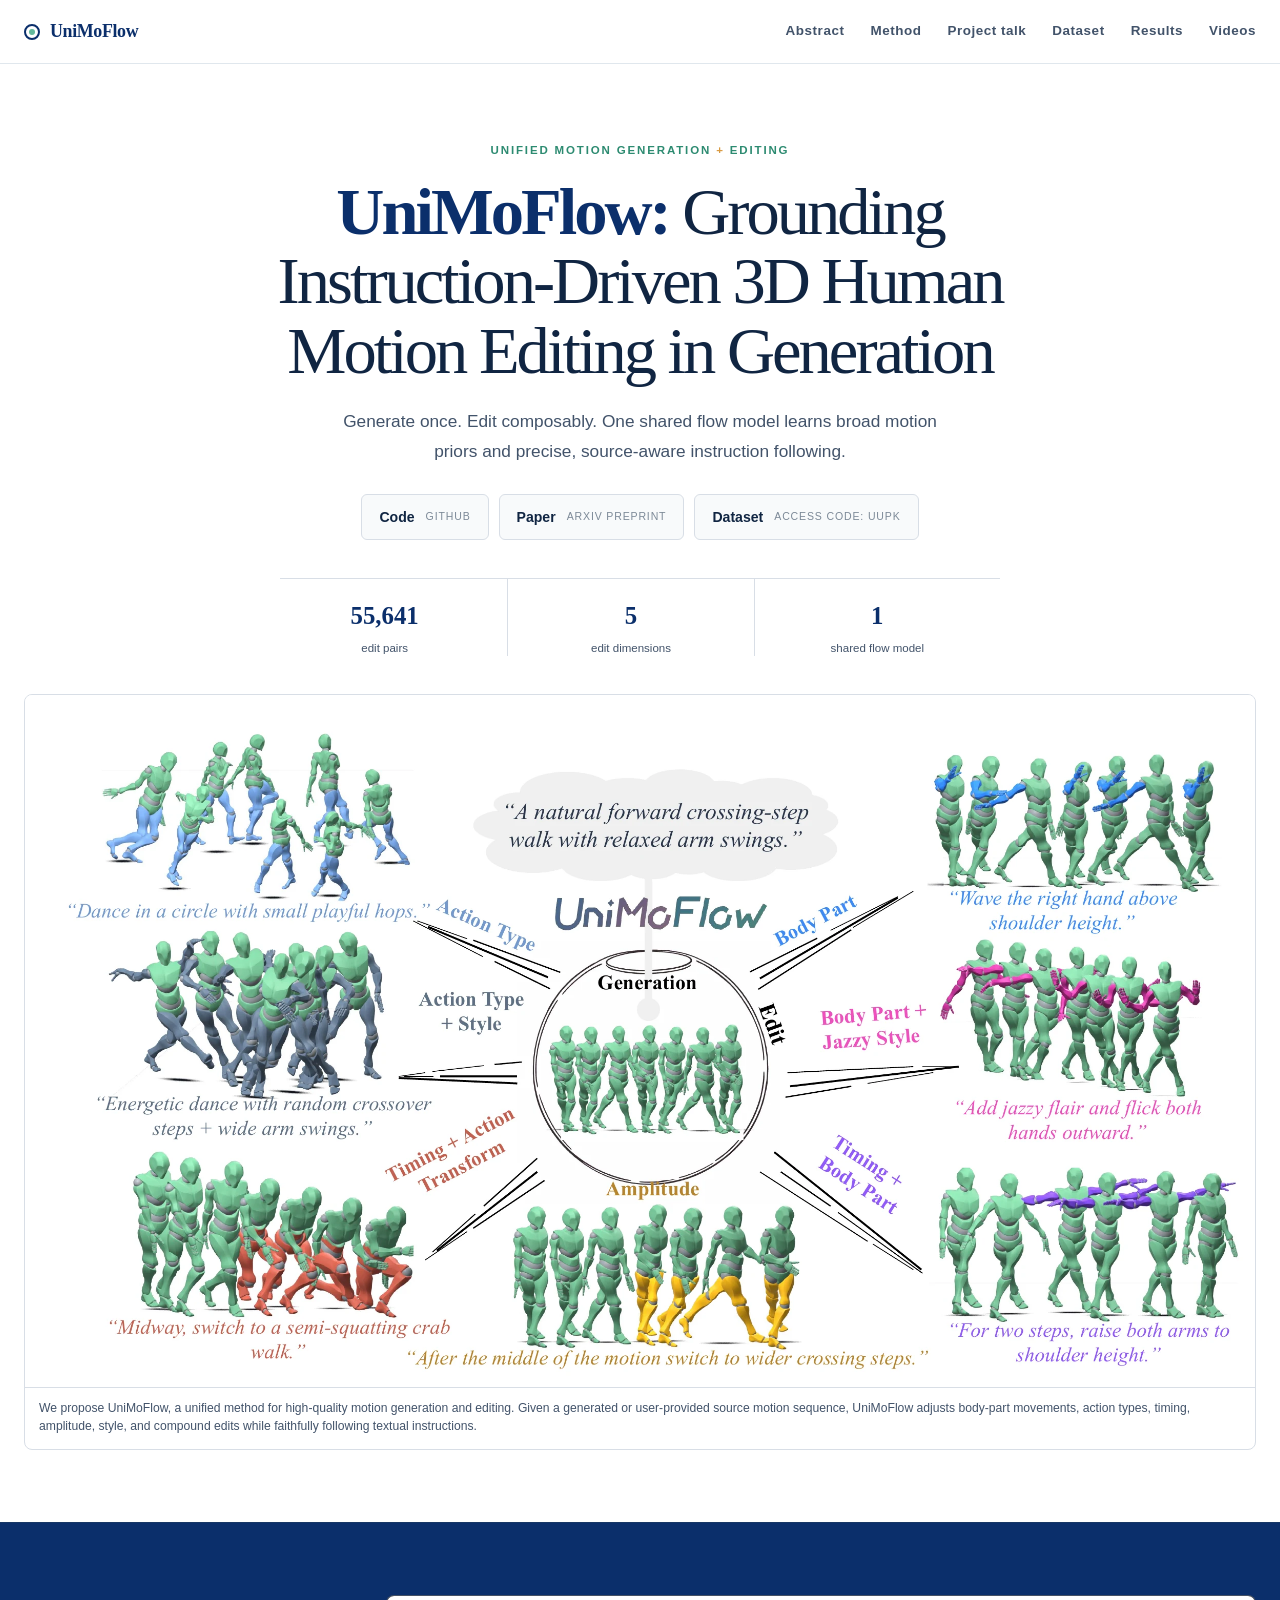
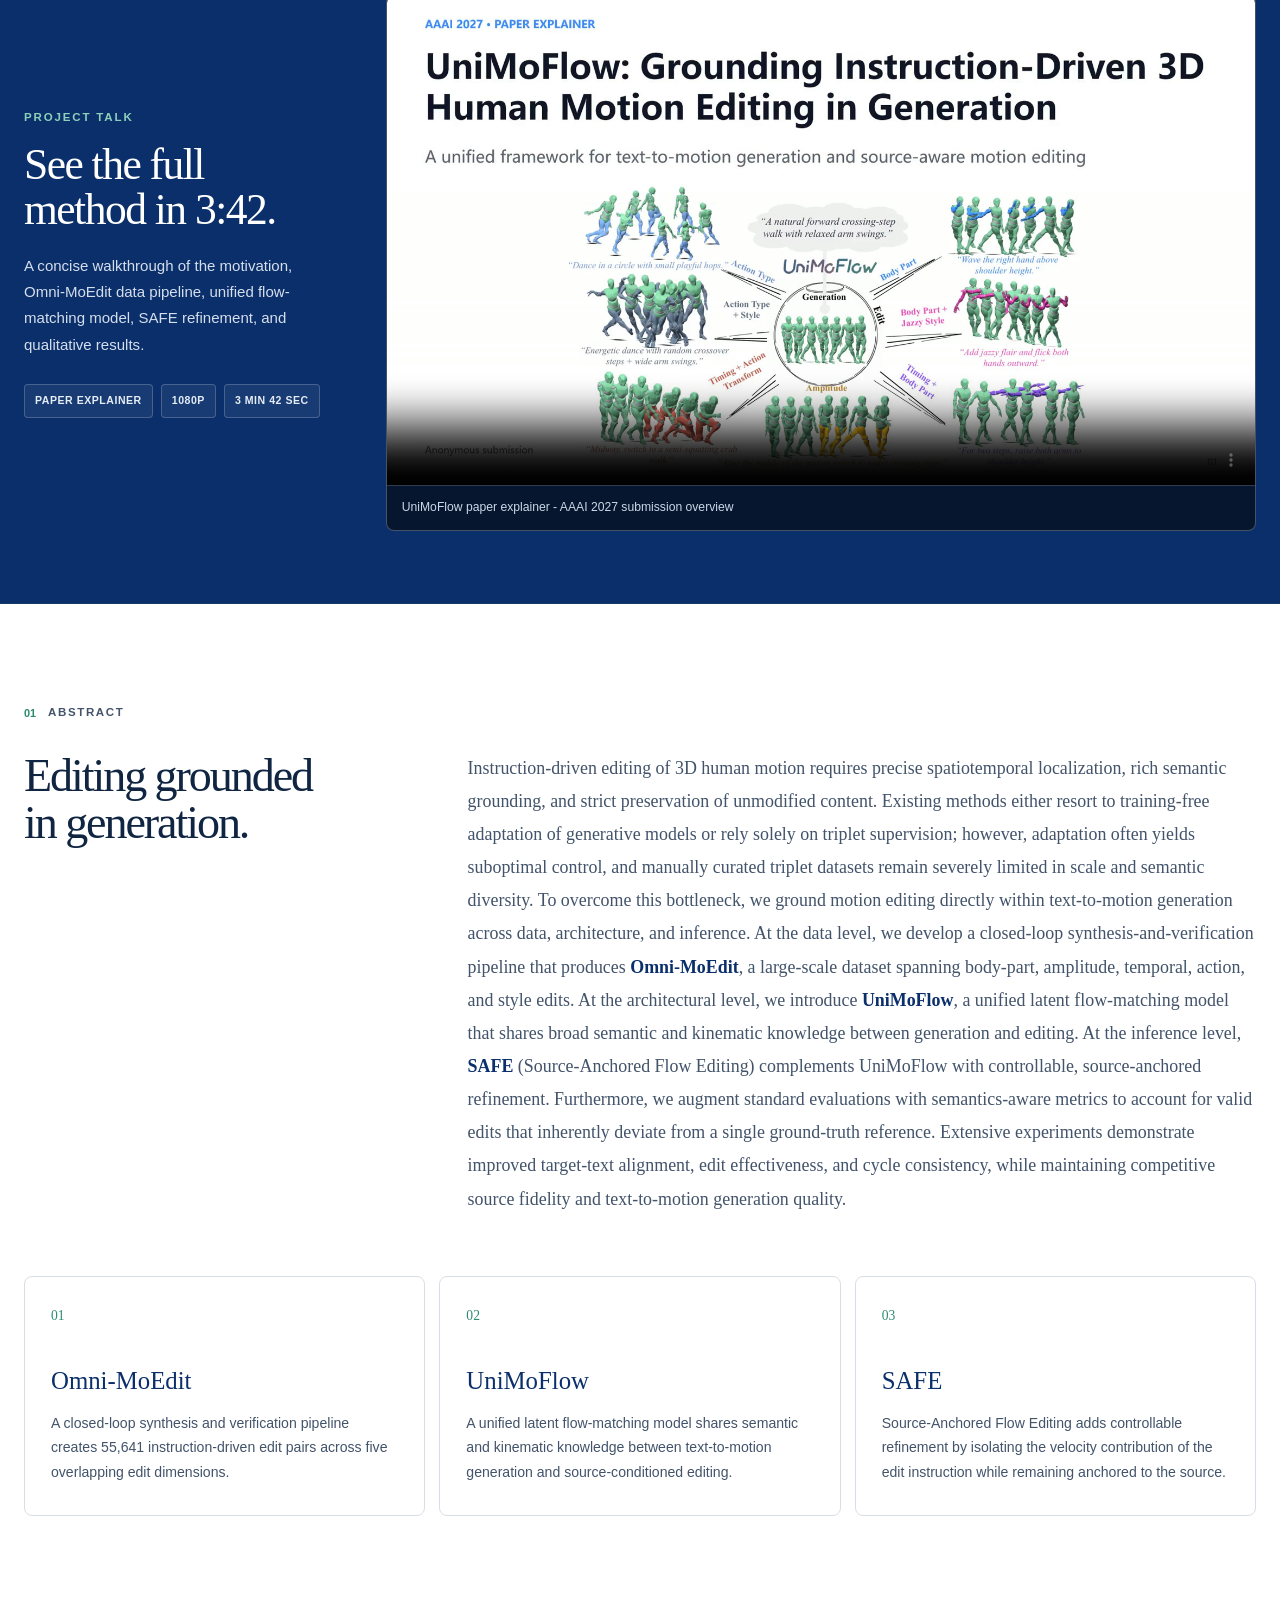
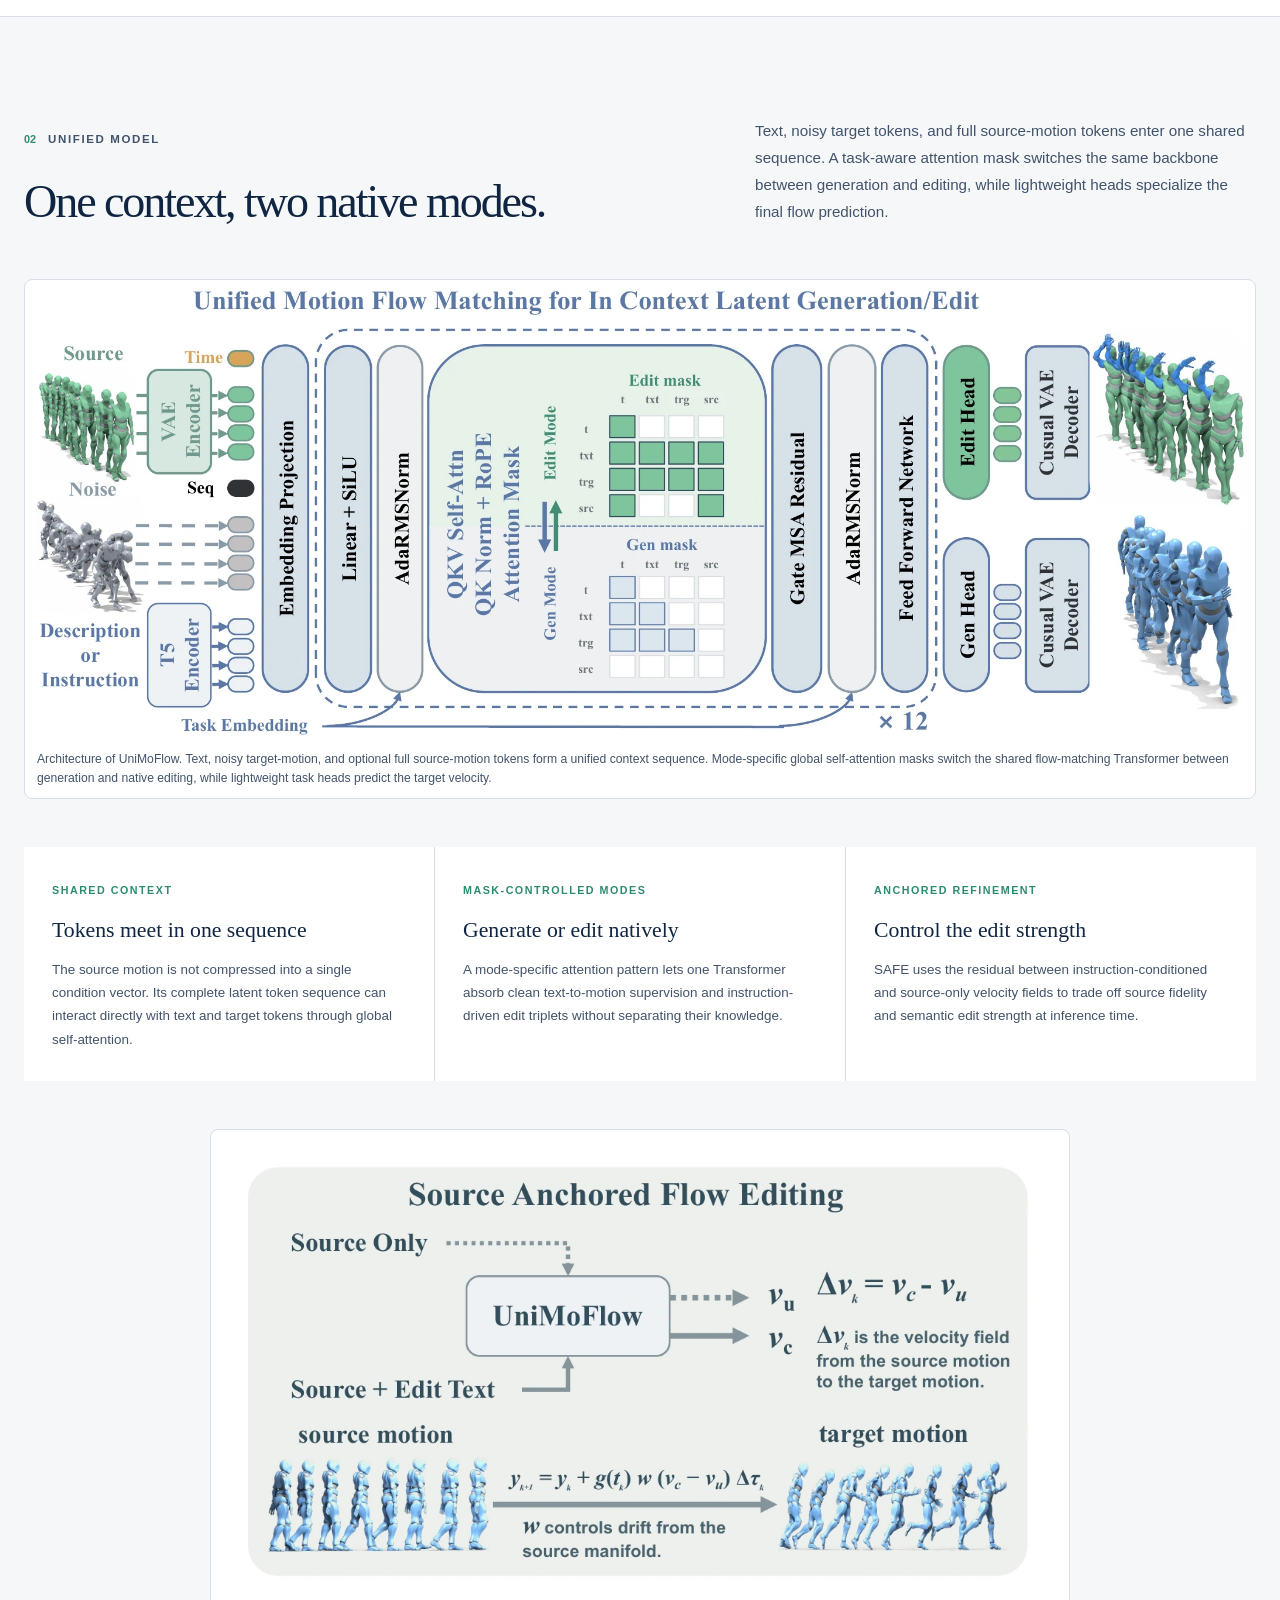
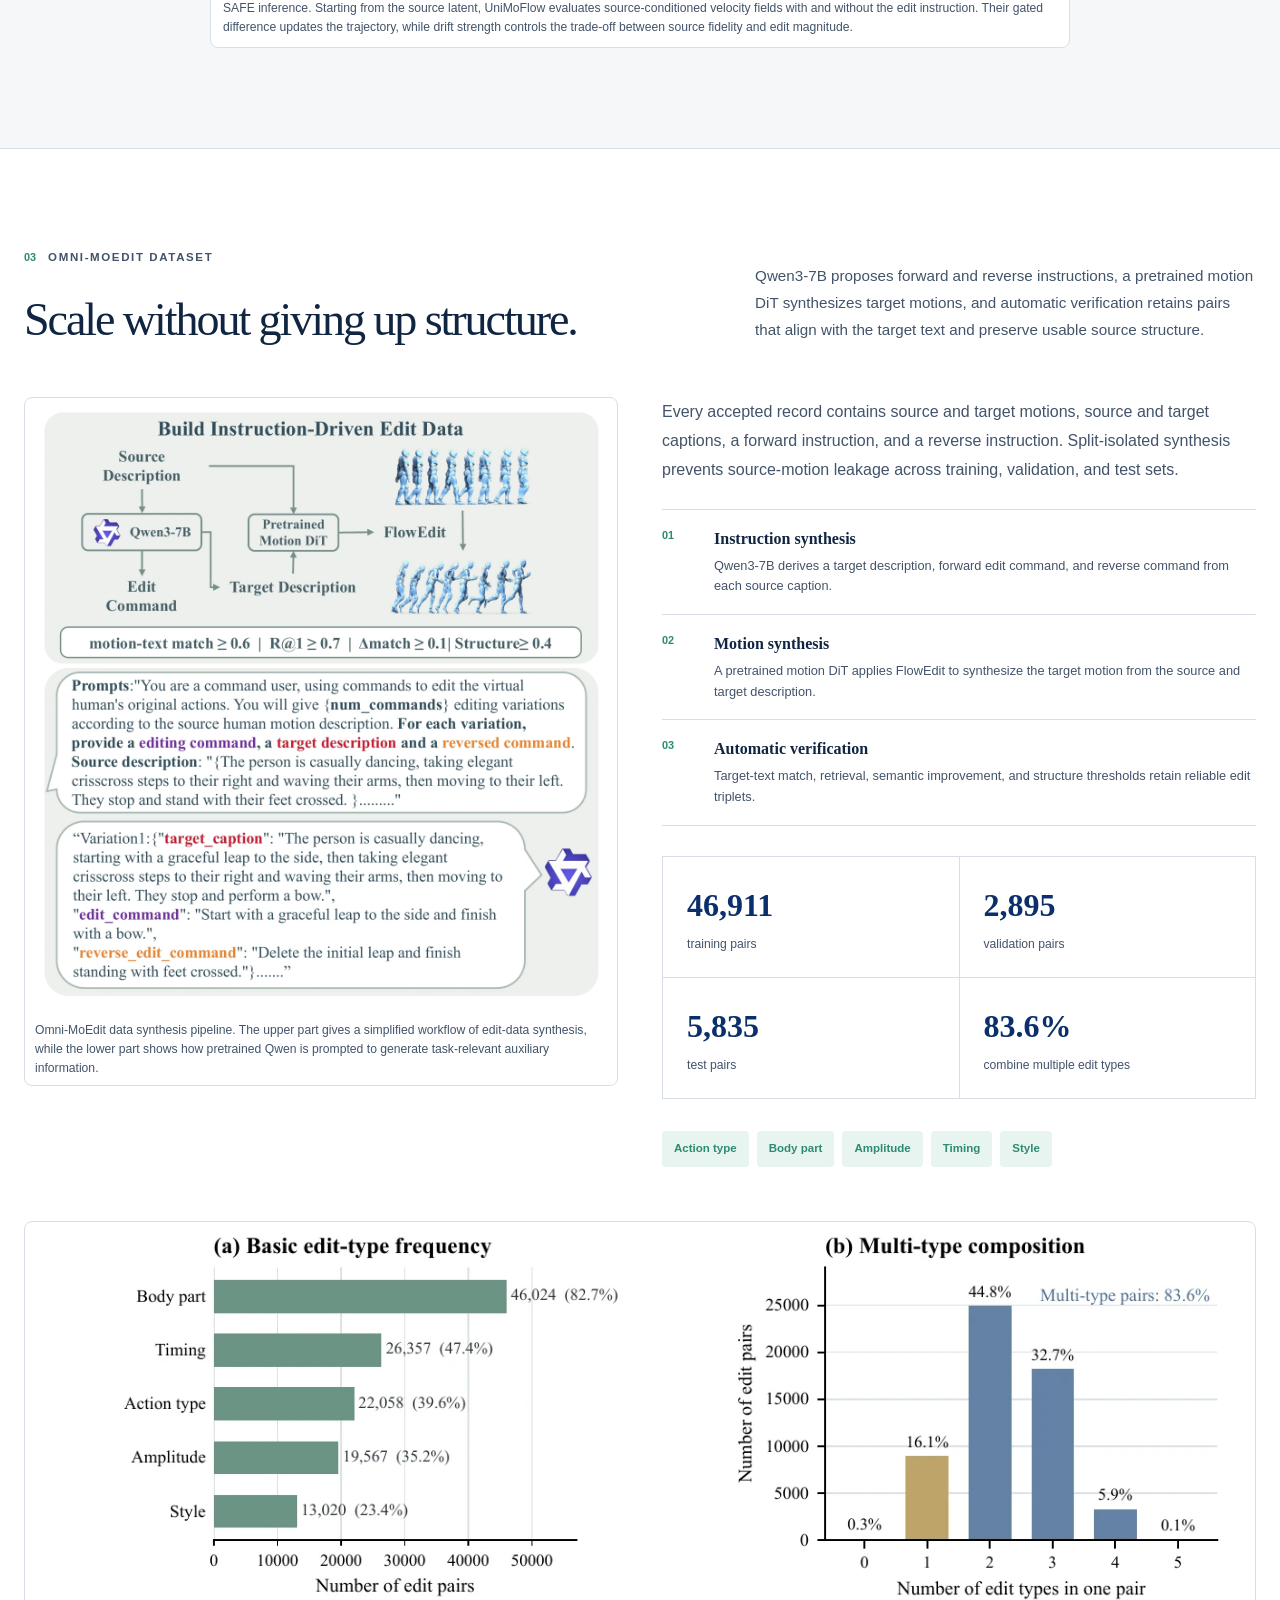
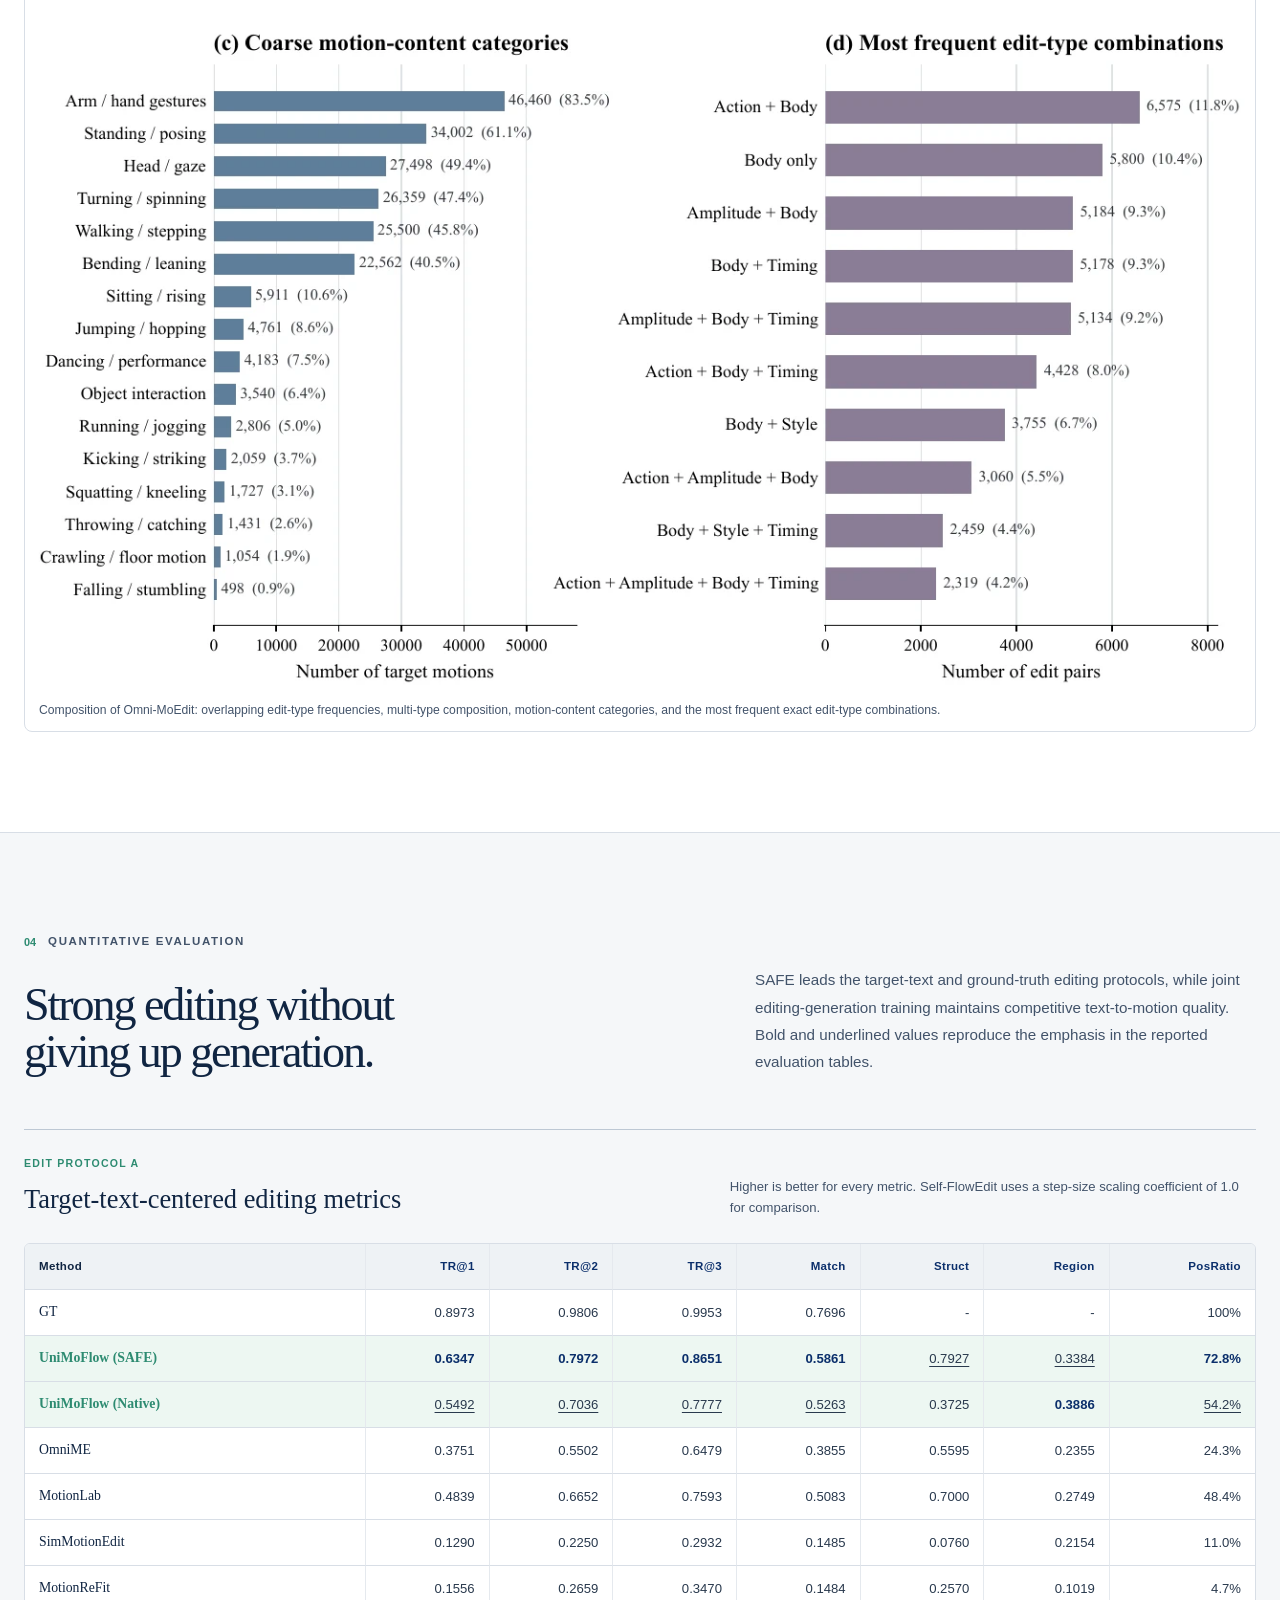
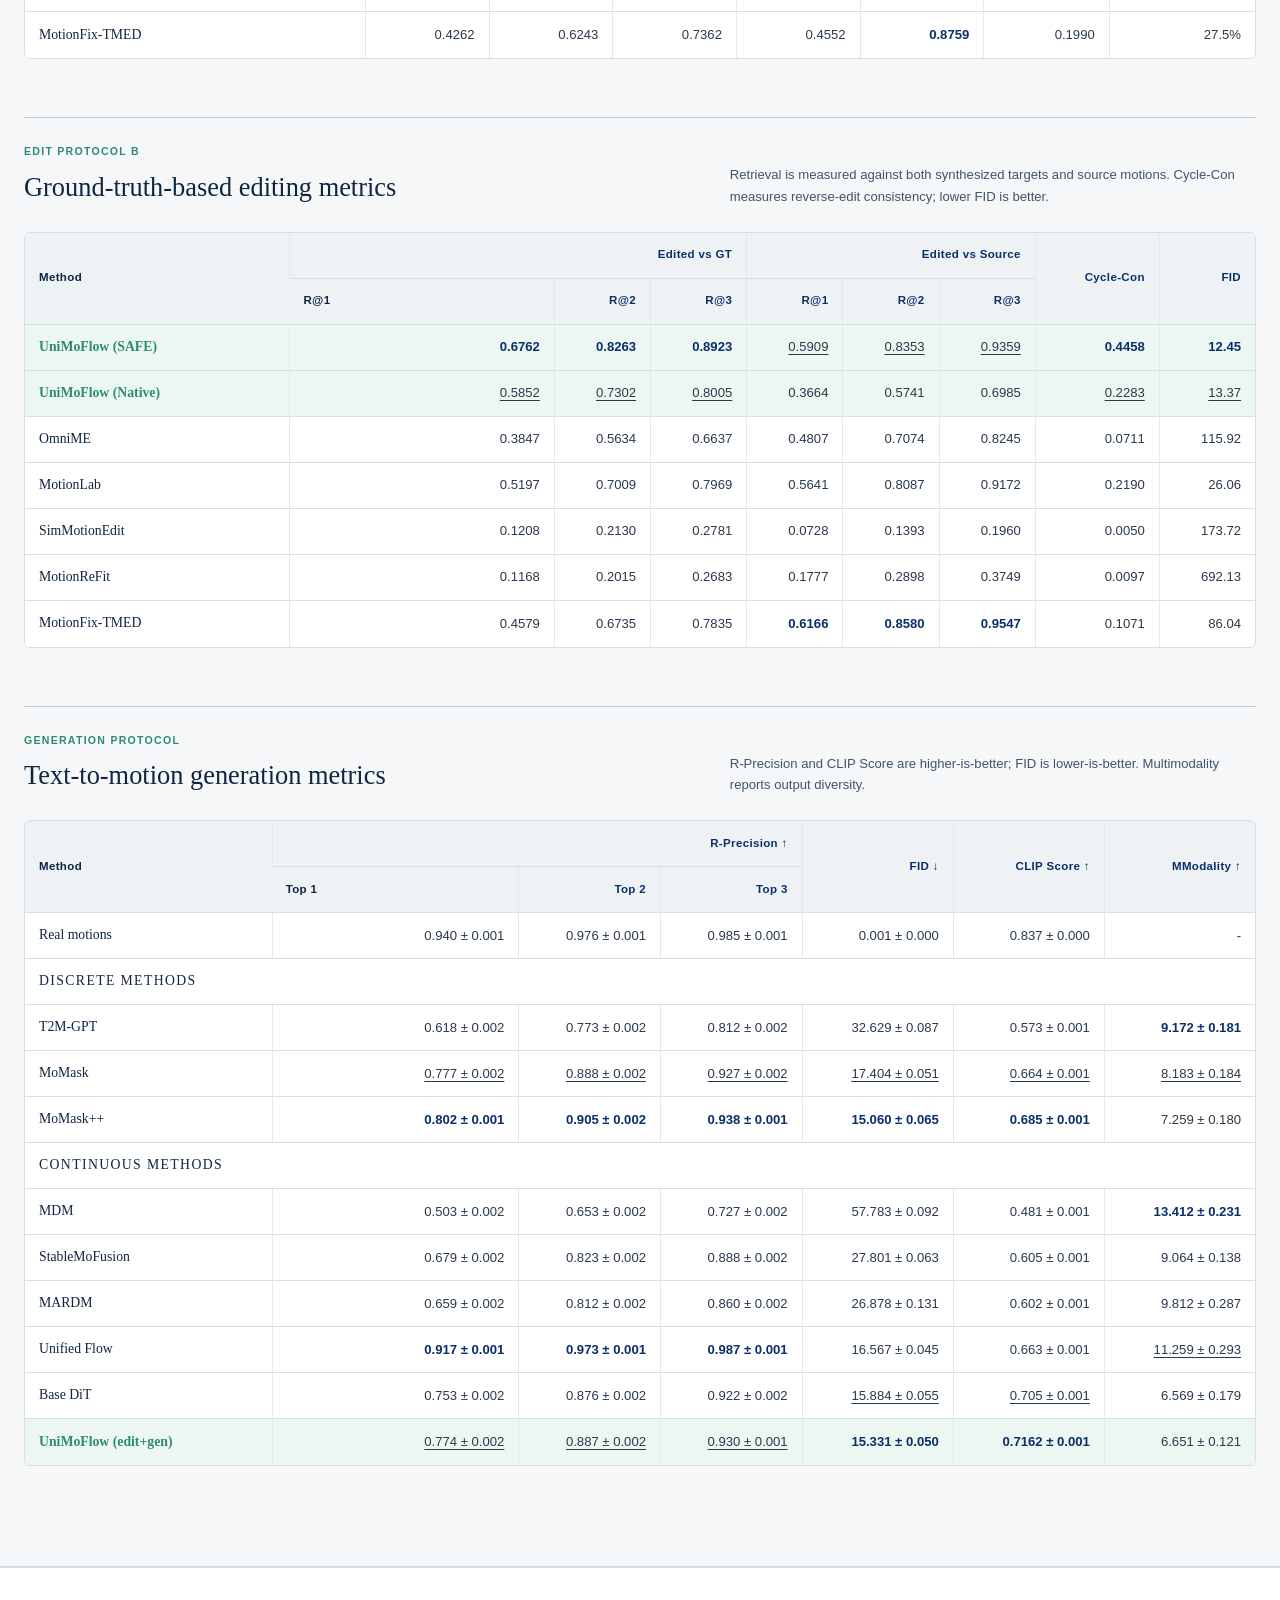
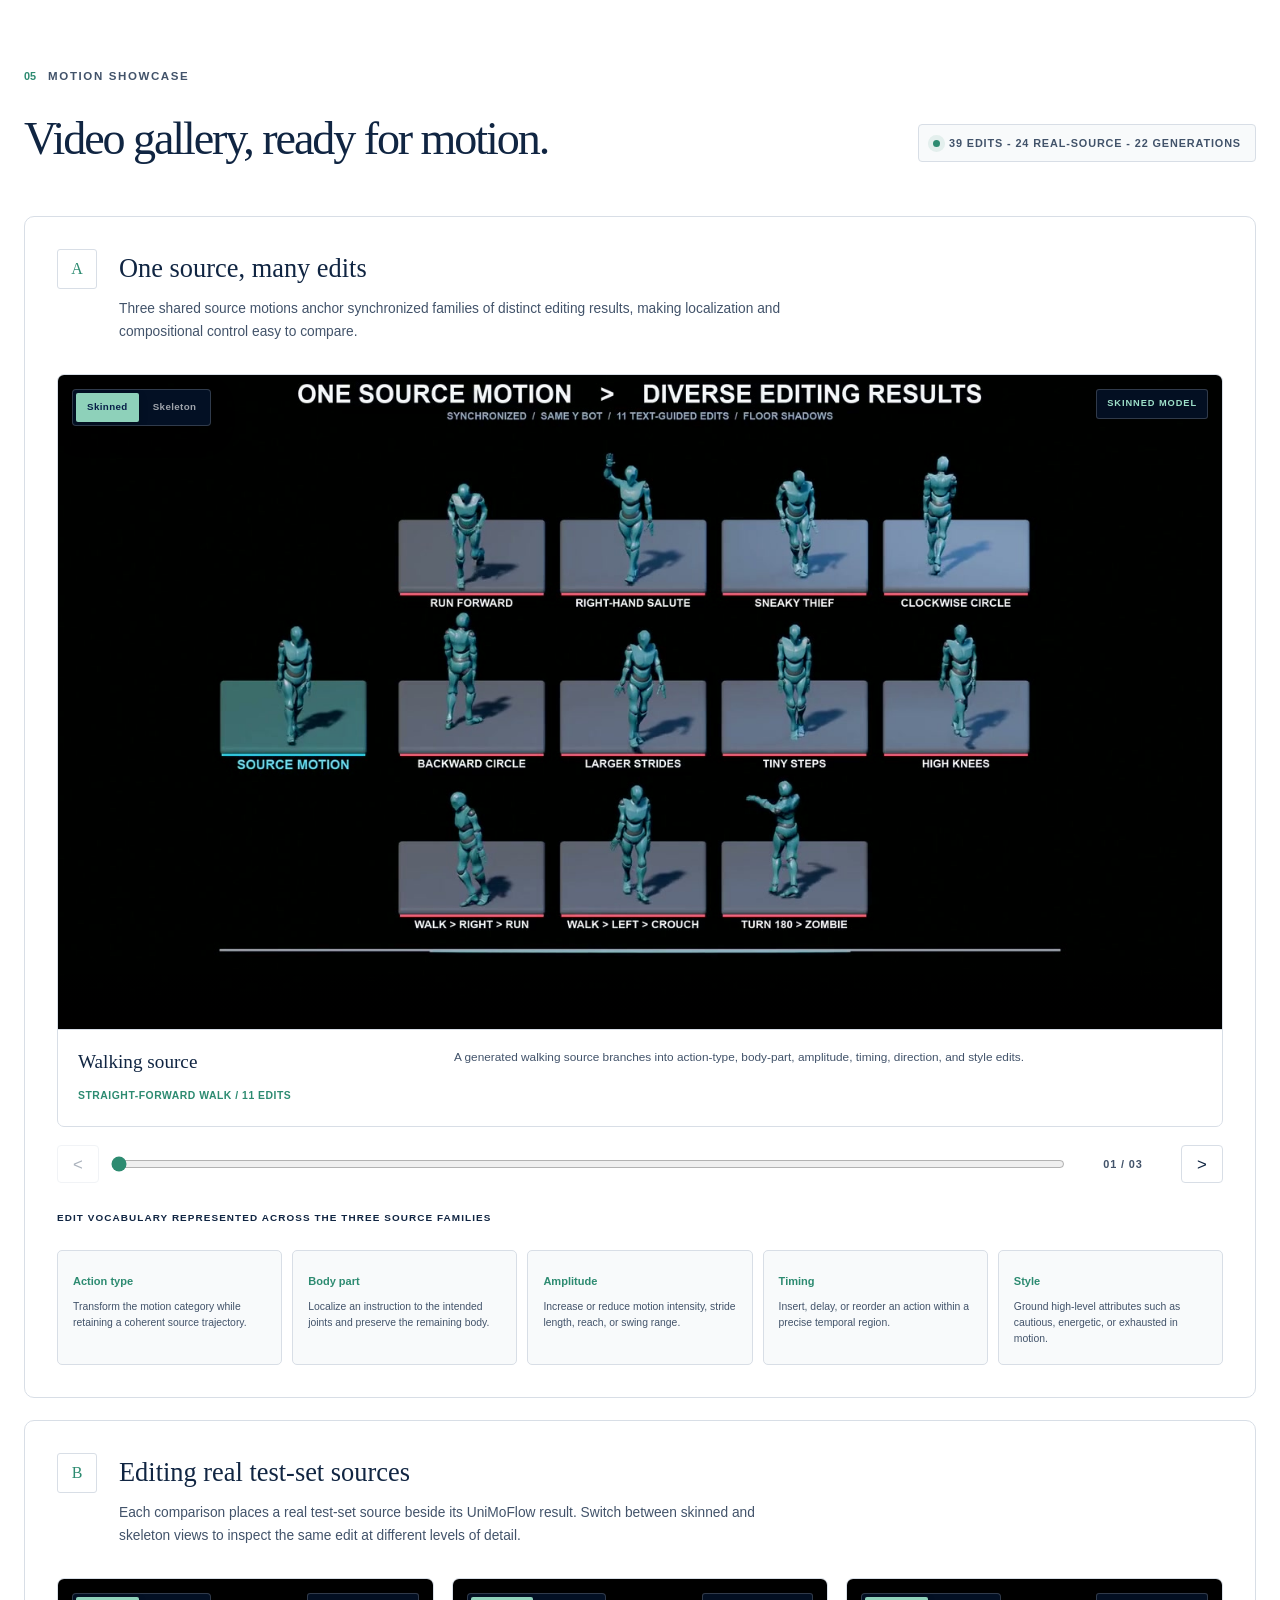
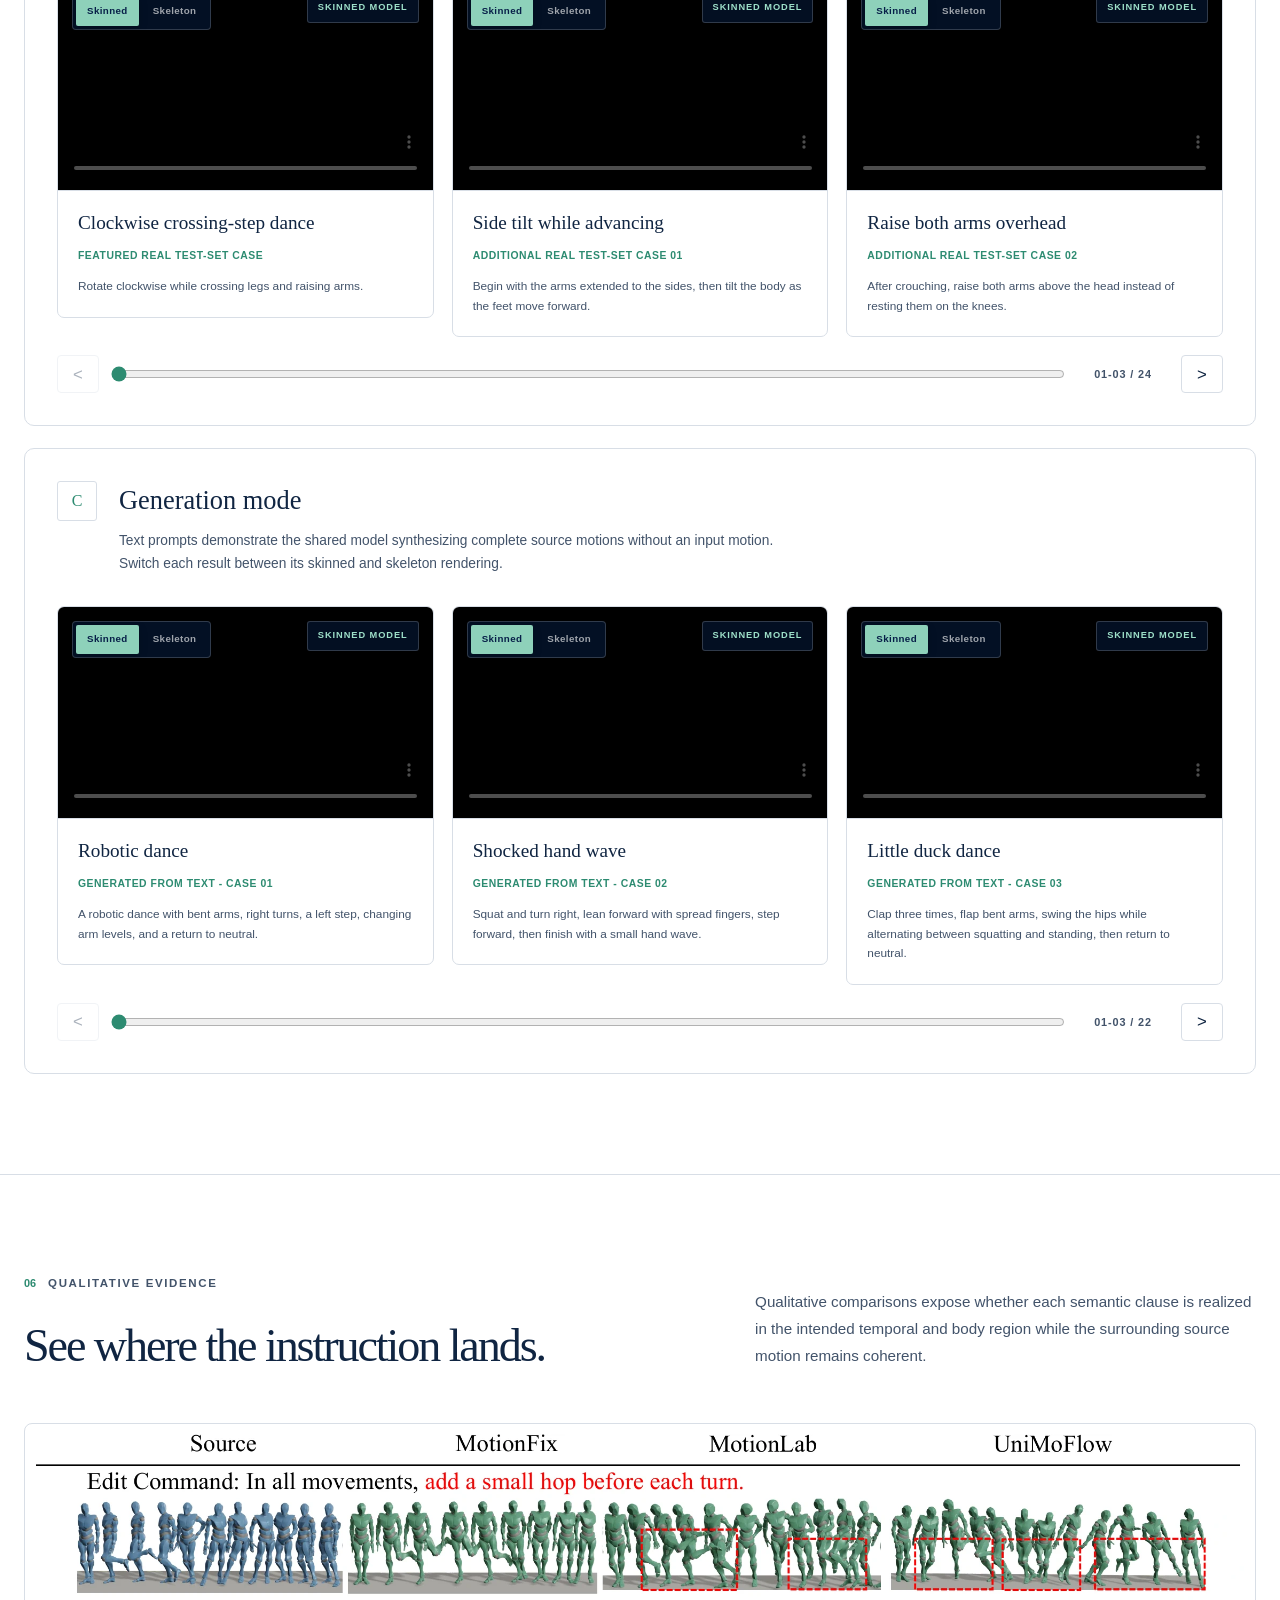
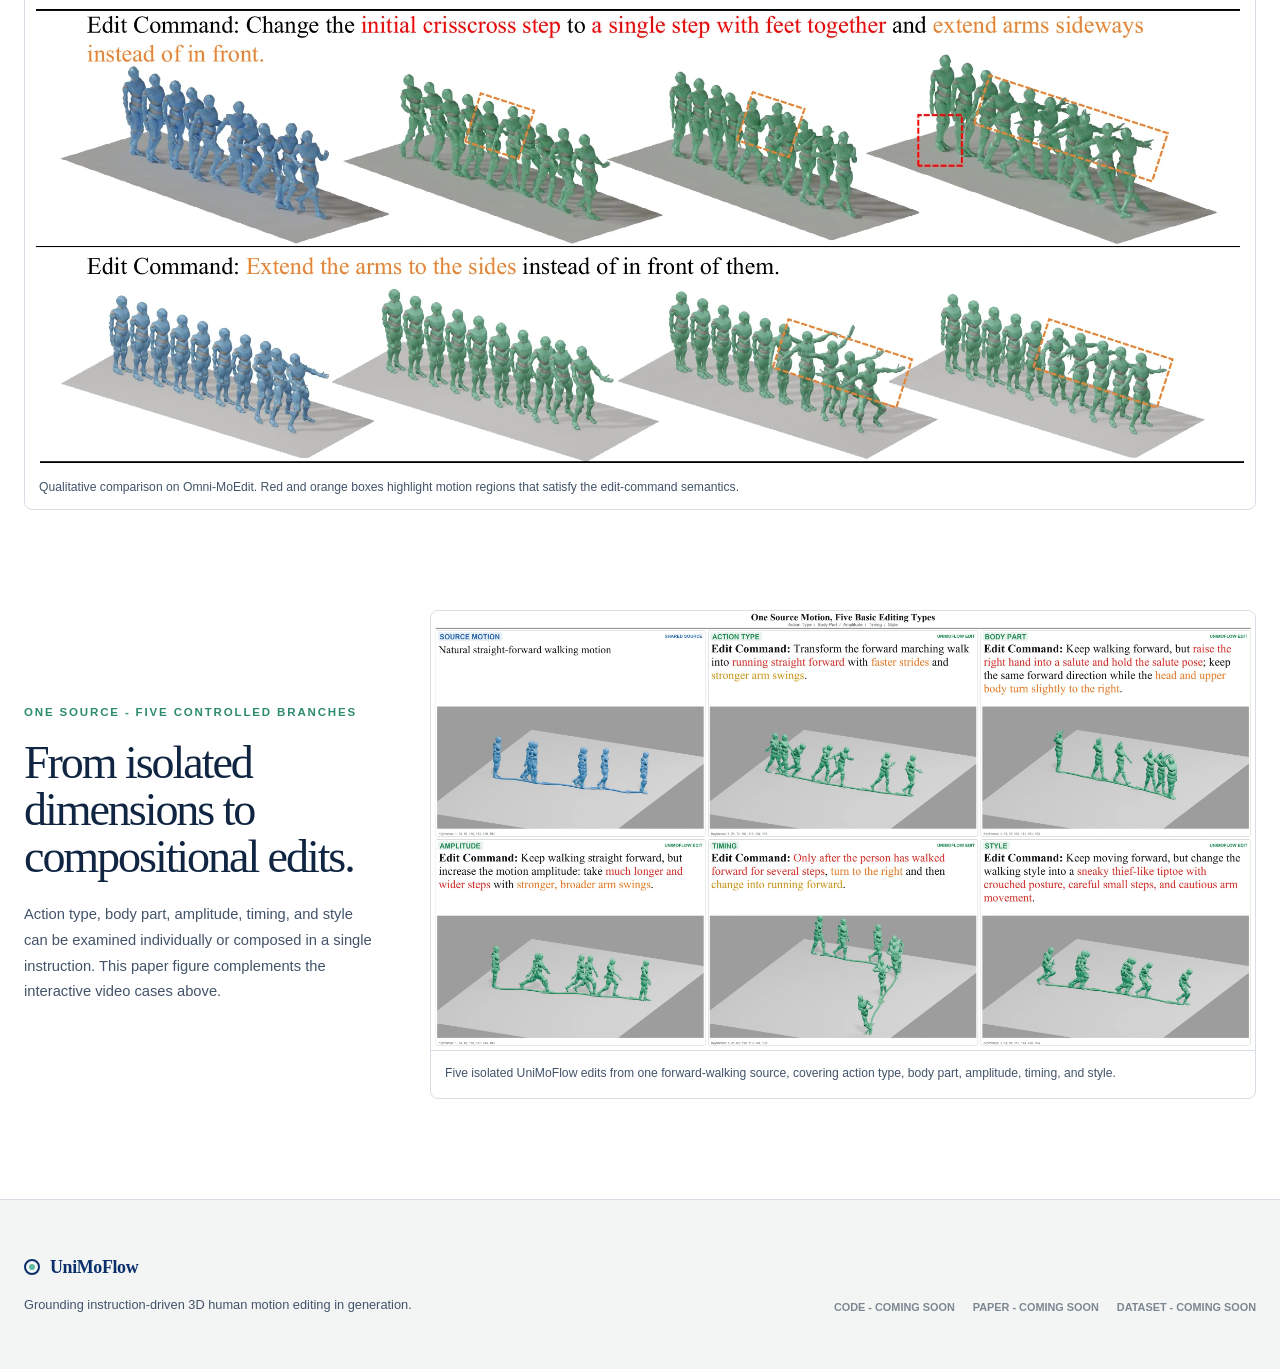
<file: docs/index.html>
<!DOCTYPE html><html lang="en"><head><meta charSet="utf-8"/><meta name="viewport" content="width=device-width, initial-scale=1"/><link rel="preload" href="site/media/unimoflow-teaser.webp" as="image"/><link rel="preload" href="site/media/framework.webp" as="image"/><link rel="preload" href="site/media/safe.webp" as="image"/><link rel="preload" href="site/media/data-pipeline.webp" as="image"/><link rel="preload" href="site/media/dataset-statistics.webp" as="image"/><link rel="preload" href="site/media/qualitative-comparison.webp" as="image"/><link rel="preload" href="site/media/five-edit-types.webp" as="image"/><link rel="stylesheet" href="site/assets/index-BHYDRNpl.css" data-rsc-css-href="site/assets/index-BHYDRNpl.css" data-precedence="vite-rsc/importer-resources"/><title>UniMoFlow: Grounding Instruction-Driven 3D Human Motion Editing in Generation</title><meta name="description" content="UniMoFlow unifies text-to-motion generation and instruction-driven 3D human motion editing through shared latent flow matching, the Omni-MoEdit dataset, and source-anchored refinement."/><meta property="og:title" content="UniMoFlow: Grounding Instruction-Driven 3D Human Motion Editing in Generation"/><meta property="og:description" content="UniMoFlow unifies text-to-motion generation and instruction-driven 3D human motion editing through shared latent flow matching, the Omni-MoEdit dataset, and source-anchored refinement."/><meta property="og:type" content="website"/><meta property="og:image" content="https://yilei-hua.github.io/UniMoFlow/site/og.webp"/><meta property="og:image:width" content="1200"/><meta property="og:image:height" content="630"/><meta property="og:image:alt" content="UniMoFlow motion generation and editing research project"/><meta name="twitter:card" content="summary_large_image"/><meta name="twitter:title" content="UniMoFlow: Grounding Instruction-Driven 3D Human Motion Editing in Generation"/><meta name="twitter:description" content="UniMoFlow unifies text-to-motion generation and instruction-driven 3D human motion editing through shared latent flow matching, the Omni-MoEdit dataset, and source-anchored refinement."/><meta name="twitter:image" content="https://yilei-hua.github.io/UniMoFlow/site/og.webp"/>

<link rel="icon" href="site/favicon.svg" /><meta name="portable-format" content="cross-platform-file-html"><link rel="canonical" href="https://yilei-hua.github.io/UniMoFlow/"/><style>a.resource-button{text-decoration:none}a.resource-button:hover{border-color:currentColor}a.resource-button:focus-visible{outline:3px solid #1f6f5c;outline-offset:4px}</style></head><body class="__variable_geist_1ynav1i __variable_geist_mono_0mn1nkx antialiased"><main><nav class="topbar" aria-label="Primary navigation"><a class="wordmark" href="#top" aria-label="UniMoFlow home"><span class="wordmark__dot"></span>UniMoFlow</a><div class="nav-links"><a href="#abstract">Abstract</a><a href="#method">Method</a><a href="#project-talk">Project talk</a><a href="#dataset">Dataset</a><a href="#results">Results</a><a href="#videos">Videos</a></div></nav><section class="hero section-shell" id="top"><div class="hero__copy"><p class="eyebrow">Unified motion generation <span>+</span> editing</p><h1><span>UniMoFlow:</span> Grounding Instruction-Driven 3D Human Motion Editing in Generation</h1><p class="hero__lead">Generate once. Edit composably. One shared flow model learns broad motion priors and precise, source-aware instruction following.</p><div class="resource-row" aria-label="Project resources"><a class="resource-button" href="https://github.com/Yilei-Hua/UniMoFlow" target="_blank" rel="noopener noreferrer"><span>Code</span><small>GitHub</small></a><a class="resource-button" href="https://arxiv.org/abs/2608.09143" target="_blank" rel="noopener noreferrer"><span>Paper</span><small>arXiv preprint</small></a><a class="resource-button" href="https://pan.baidu.com/s/1U7aOf-z9cjHXogDayprQyA?pwd=uupk" target="_blank" rel="noopener noreferrer"><span>Dataset</span><small>Access code: uupk</small></a></div><div class="hero__stats" aria-label="Project highlights"><div><strong>55,641</strong><span>edit pairs</span></div><div><strong>5</strong><span>edit dimensions</span></div><div><strong>1</strong><span>shared flow model</span></div></div></div><figure class="hero__visual media-frame"><div class="media-frame__label"><span>One source</span><span>Compositional edits</span></div><img src="site/media/unimoflow-teaser.webp" alt="The UniMoFlow paper teaser showing unified motion generation and editing from a generated or user-provided source motion."/><figcaption>We propose UniMoFlow, a unified method for high-quality motion generation and editing. Given a generated or user-provided source motion sequence, UniMoFlow adjusts body-part movements, action types, timing, amplitude, style, and compound edits while faithfully following textual instructions.</figcaption></figure></section><section class="talk-section" id="project-talk"><div class="talk-section__inner section-shell"><div class="talk-section__copy"><p class="eyebrow">Project talk</p><h2>See the full method in 3:42.</h2><p>A concise walkthrough of the motivation, Omni-MoEdit data pipeline, unified flow-matching model, SAFE refinement, and qualitative results.</p><div class="talk-section__meta" aria-label="Video details"><span>Paper explainer</span><span>1080p</span><span>3 min 42 sec</span></div></div><figure class="talk-video"><video aria-label="UniMoFlow paper explainer video" controls="" playsInline="" poster="site/posters/unimoflow-project-talk.jpg" preload="metadata"><source src="site/videos/unimoflow-project-talk.mp4" type="video/mp4"/>Your browser does not support embedded MP4 video.</video><figcaption>UniMoFlow paper explainer - AAAI 2027 submission overview</figcaption></figure></div></section><section class="abstract-section section-shell" id="abstract"><div class="section-kicker"><span>01</span><p>Abstract</p></div><div class="abstract-grid"><h2>Editing grounded in generation.</h2><p>Instruction-driven editing of 3D human motion requires precise spatiotemporal localization, rich semantic grounding, and strict preservation of unmodified content. Existing methods either resort to training-free adaptation of generative models or rely solely on triplet supervision; however, adaptation often yields suboptimal control, and manually curated triplet datasets remain severely limited in scale and semantic diversity. To overcome this bottleneck, we ground motion editing directly within text-to-motion generation across data, architecture, and inference. At the data level, we develop a closed-loop synthesis-and-verification pipeline that produces <strong>Omni-MoEdit</strong>, a large-scale dataset spanning body-part, amplitude, temporal, action, and style edits. At the architectural level, we introduce <strong>UniMoFlow</strong>, a unified latent flow-matching model that shares broad semantic and kinematic knowledge between generation and editing. At the inference level, <strong>SAFE</strong> (Source-Anchored Flow Editing) complements UniMoFlow with controllable, source-anchored refinement. Furthermore, we augment standard evaluations with semantics-aware metrics to account for valid edits that inherently deviate from a single ground-truth reference. Extensive experiments demonstrate improved target-text alignment, edit effectiveness, and cycle consistency, while maintaining competitive source fidelity and text-to-motion generation quality.</p></div><div class="contribution-grid"><article class="contribution-card"><span class="contribution-card__index">01</span><h3>Omni-MoEdit</h3><p>A closed-loop synthesis and verification pipeline creates 55,641 instruction-driven edit pairs across five overlapping edit dimensions.</p></article><article class="contribution-card"><span class="contribution-card__index">02</span><h3>UniMoFlow</h3><p>A unified latent flow-matching model shares semantic and kinematic knowledge between text-to-motion generation and source-conditioned editing.</p></article><article class="contribution-card"><span class="contribution-card__index">03</span><h3>SAFE</h3><p>Source-Anchored Flow Editing adds controllable refinement by isolating the velocity contribution of the edit instruction while remaining anchored to the source.</p></article></div></section><section class="method-section" id="method"><div class="section-shell"><div class="section-heading"><div><div class="section-kicker section-kicker--light"><span>02</span><p>Unified model</p></div><h2>One context, two native modes.</h2></div><p>Text, noisy target tokens, and full source-motion tokens enter one shared sequence. A task-aware attention mask switches the same backbone between generation and editing, while lightweight heads specialize the final flow prediction.</p></div><figure class="framework-figure"><img src="site/media/framework.webp" alt="The UniMoFlow architecture with text, noisy target-motion, optional source-motion tokens, mode-specific attention masks, and generation and editing heads."/><figcaption>Architecture of UniMoFlow. Text, noisy target-motion, and optional full source-motion tokens form a unified context sequence. Mode-specific global self-attention masks switch the shared flow-matching Transformer between generation and native editing, while lightweight task heads predict the target velocity.</figcaption></figure><div class="method-notes"><article><span>Shared context</span><h3>Tokens meet in one sequence</h3><p>The source motion is not compressed into a single condition vector. Its complete latent token sequence can interact directly with text and target tokens through global self-attention.</p></article><article><span>Mask-controlled modes</span><h3>Generate or edit natively</h3><p>A mode-specific attention pattern lets one Transformer absorb clean text-to-motion supervision and instruction-driven edit triplets without separating their knowledge.</p></article><article><span>Anchored refinement</span><h3>Control the edit strength</h3><p>SAFE uses the residual between instruction-conditioned and source-only velocity fields to trade off source fidelity and semantic edit strength at inference time.</p></article></div><figure class="safe-figure"><img src="site/media/safe.webp" alt="SAFE inference using source-only and source-plus-edit-text velocity fields to control source-anchored motion refinement."/><figcaption>SAFE inference. Starting from the source latent, UniMoFlow evaluates source-conditioned velocity fields with and without the edit instruction. Their gated difference updates the trajectory, while drift strength controls the trade-off between source fidelity and edit magnitude.</figcaption></figure></div></section><section class="dataset-section section-shell" id="dataset"><div class="section-heading section-heading--dark"><div><div class="section-kicker"><span>03</span><p>Omni-MoEdit dataset</p></div><h2>Scale without giving up structure.</h2></div><p>Qwen3-7B proposes forward and reverse instructions, a pretrained motion DiT synthesizes target motions, and automatic verification retains pairs that align with the target text and preserve usable source structure.</p></div><div class="dataset-grid"><figure class="paper-figure"><img src="site/media/data-pipeline.webp" alt="Omni-MoEdit data pipeline using a language model, pretrained motion DiT, FlowEdit synthesis, and automatic filtering."/><figcaption>Omni-MoEdit data synthesis pipeline. The upper part gives a simplified workflow of edit-data synthesis, while the lower part shows how pretrained Qwen is prompted to generate task-relevant auxiliary information.</figcaption></figure><div class="dataset-copy"><p class="dataset-copy__intro">Every accepted record contains source and target motions, source and target captions, a forward instruction, and a reverse instruction. Split-isolated synthesis prevents source-motion leakage across training, validation, and test sets.</p><ol class="pipeline-steps"><li><span>01</span><div><strong>Instruction synthesis</strong><p>Qwen3-7B derives a target description, forward edit command, and reverse command from each source caption.</p></div></li><li><span>02</span><div><strong>Motion synthesis</strong><p>A pretrained motion DiT applies FlowEdit to synthesize the target motion from the source and target description.</p></div></li><li><span>03</span><div><strong>Automatic verification</strong><p>Target-text match, retrieval, semantic improvement, and structure thresholds retain reliable edit triplets.</p></div></li></ol><dl class="dataset-numbers"><div><dt>46,911</dt><dd>training pairs</dd></div><div><dt>2,895</dt><dd>validation pairs</dd></div><div><dt>5,835</dt><dd>test pairs</dd></div><div><dt>83.6%</dt><dd>combine multiple edit types</dd></div></dl><div class="edit-tags" aria-label="Edit categories"><span>Action type</span><span>Body part</span><span>Amplitude</span><span>Timing</span><span>Style</span></div></div></div><figure class="statistics-figure"><img src="site/media/dataset-statistics.webp" alt="Statistics for Omni-MoEdit showing edit-type frequencies, the number of edit types per pair, motion-content categories, and common edit-type combinations."/><figcaption>Composition of Omni-MoEdit: overlapping edit-type frequencies, multi-type composition, motion-content categories, and the most frequent exact edit-type combinations.</figcaption></figure></section><section class="results-section" id="results"><div class="section-shell"><div class="section-heading"><div><div class="section-kicker section-kicker--light"><span>04</span><p>Quantitative evaluation</p></div><h2>Strong editing without giving up generation.</h2></div><p>SAFE leads the target-text and ground-truth editing protocols, while joint editing-generation training maintains competitive text-to-motion quality. Bold and underlined values reproduce the emphasis in the reported evaluation tables.</p></div><div class="results-stack"><article class="results-block"><div class="results-block__heading"><div><span>Edit protocol A</span><h3>Target-text-centered editing metrics</h3></div><p>Higher is better for every metric. Self-FlowEdit uses a step-size scaling coefficient of 1.0 for comparison.</p></div><div class="results-table-wrap"><table class="metrics-table metrics-table--edit"><caption>Editing performance based on target-text matching.</caption><thead><tr><th scope="col">Method</th><th scope="col">TR@1</th><th scope="col">TR@2</th><th scope="col">TR@3</th><th scope="col">Match</th><th scope="col">Struct</th><th scope="col">Region</th><th scope="col">PosRatio</th></tr></thead><tbody><tr><th scope="row">GT</th><td>0.8973</td><td>0.9806</td><td>0.9953</td><td>0.7696</td><td>-</td><td>-</td><td>100%</td></tr><tr class="metrics-row--featured"><th scope="row">UniMoFlow (SAFE)</th><td class="metric-value metric-value--best">0.6347</td><td class="metric-value metric-value--best">0.7972</td><td class="metric-value metric-value--best">0.8651</td><td class="metric-value metric-value--best">0.5861</td><td class="metric-value metric-value--second">0.7927</td><td class="metric-value metric-value--second">0.3384</td><td class="metric-value metric-value--best">72.8%</td></tr><tr class="metrics-row--featured"><th scope="row">UniMoFlow (Native)</th><td class="metric-value metric-value--second">0.5492</td><td class="metric-value metric-value--second">0.7036</td><td class="metric-value metric-value--second">0.7777</td><td class="metric-value metric-value--second">0.5263</td><td>0.3725</td><td class="metric-value metric-value--best">0.3886</td><td class="metric-value metric-value--second">54.2%</td></tr><tr><th scope="row">OmniME</th><td>0.3751</td><td>0.5502</td><td>0.6479</td><td>0.3855</td><td>0.5595</td><td>0.2355</td><td>24.3%</td></tr><tr><th scope="row">MotionLab</th><td>0.4839</td><td>0.6652</td><td>0.7593</td><td>0.5083</td><td>0.7000</td><td>0.2749</td><td>48.4%</td></tr><tr><th scope="row">SimMotionEdit</th><td>0.1290</td><td>0.2250</td><td>0.2932</td><td>0.1485</td><td>0.0760</td><td>0.2154</td><td>11.0%</td></tr><tr><th scope="row">MotionReFit</th><td>0.1556</td><td>0.2659</td><td>0.3470</td><td>0.1484</td><td>0.2570</td><td>0.1019</td><td>4.7%</td></tr><tr><th scope="row">MotionFix-TMED</th><td>0.4262</td><td>0.6243</td><td>0.7362</td><td>0.4552</td><td class="metric-value metric-value--best">0.8759</td><td>0.1990</td><td>27.5%</td></tr></tbody></table></div></article><article class="results-block"><div class="results-block__heading"><div><span>Edit protocol B</span><h3>Ground-truth-based editing metrics</h3></div><p>Retrieval is measured against both synthesized targets and source motions. Cycle-Con measures reverse-edit consistency; lower FID is better.</p></div><div class="results-table-wrap"><table class="metrics-table metrics-table--ground-truth"><caption>Editing performance under the ground-truth protocol.</caption><thead><tr><th rowSpan="2" scope="col">Method</th><th colSpan="3" scope="colgroup">Edited vs GT</th><th colSpan="3" scope="colgroup">Edited vs Source</th><th rowSpan="2" scope="col">Cycle-Con</th><th rowSpan="2" scope="col">FID</th></tr><tr><th scope="col">R@1</th><th scope="col">R@2</th><th scope="col">R@3</th><th scope="col">R@1</th><th scope="col">R@2</th><th scope="col">R@3</th></tr></thead><tbody><tr class="metrics-row--featured"><th scope="row">UniMoFlow (SAFE)</th><td class="metric-value metric-value--best">0.6762</td><td class="metric-value metric-value--best">0.8263</td><td class="metric-value metric-value--best">0.8923</td><td class="metric-value metric-value--second">0.5909</td><td class="metric-value metric-value--second">0.8353</td><td class="metric-value metric-value--second">0.9359</td><td class="metric-value metric-value--best">0.4458</td><td class="metric-value metric-value--best">12.45</td></tr><tr class="metrics-row--featured"><th scope="row">UniMoFlow (Native)</th><td class="metric-value metric-value--second">0.5852</td><td class="metric-value metric-value--second">0.7302</td><td class="metric-value metric-value--second">0.8005</td><td>0.3664</td><td>0.5741</td><td>0.6985</td><td class="metric-value metric-value--second">0.2283</td><td class="metric-value metric-value--second">13.37</td></tr><tr><th scope="row">OmniME</th><td>0.3847</td><td>0.5634</td><td>0.6637</td><td>0.4807</td><td>0.7074</td><td>0.8245</td><td>0.0711</td><td>115.92</td></tr><tr><th scope="row">MotionLab</th><td>0.5197</td><td>0.7009</td><td>0.7969</td><td>0.5641</td><td>0.8087</td><td>0.9172</td><td>0.2190</td><td>26.06</td></tr><tr><th scope="row">SimMotionEdit</th><td>0.1208</td><td>0.2130</td><td>0.2781</td><td>0.0728</td><td>0.1393</td><td>0.1960</td><td>0.0050</td><td>173.72</td></tr><tr><th scope="row">MotionReFit</th><td>0.1168</td><td>0.2015</td><td>0.2683</td><td>0.1777</td><td>0.2898</td><td>0.3749</td><td>0.0097</td><td>692.13</td></tr><tr><th scope="row">MotionFix-TMED</th><td>0.4579</td><td>0.6735</td><td>0.7835</td><td class="metric-value metric-value--best">0.6166</td><td class="metric-value metric-value--best">0.8580</td><td class="metric-value metric-value--best">0.9547</td><td>0.1071</td><td>86.04</td></tr></tbody></table></div></article><article class="results-block"><div class="results-block__heading"><div><span>Generation protocol</span><h3>Text-to-motion generation metrics</h3></div><p>R-Precision and CLIP Score are higher-is-better; FID is lower-is-better. Multimodality reports output diversity.</p></div><div class="results-table-wrap"><table class="metrics-table metrics-table--t2m"><caption>Text-to-motion generation performance.</caption><thead><tr><th rowSpan="2" scope="col">Method</th><th colSpan="3" scope="colgroup">R-Precision ↑</th><th rowSpan="2" scope="col">FID ↓</th><th rowSpan="2" scope="col">CLIP Score ↑</th><th rowSpan="2" scope="col">MModality ↑</th></tr><tr><th scope="col">Top 1</th><th scope="col">Top 2</th><th scope="col">Top 3</th></tr></thead><tbody><tr><th scope="row">Real motions</th><td>0.940 <!-- -->±<!-- --> 0.001</td><td>0.976 <!-- -->±<!-- --> 0.001</td><td>0.985 <!-- -->±<!-- --> 0.001</td><td>0.001 <!-- -->±<!-- --> 0.000</td><td>0.837 <!-- -->±<!-- --> 0.000</td><td>-</td></tr><tr class="metrics-group"><th colSpan="7" scope="rowgroup">Discrete methods</th></tr><tr><th scope="row">T2M-GPT</th><td>0.618 ± 0.002</td><td>0.773 ± 0.002</td><td>0.812 ± 0.002</td><td>32.629 ± 0.087</td><td>0.573 ± 0.001</td><td class="metric-value metric-value--best">9.172 ± 0.181</td></tr><tr><th scope="row">MoMask</th><td class="metric-value metric-value--second">0.777 ± 0.002</td><td class="metric-value metric-value--second">0.888 ± 0.002</td><td class="metric-value metric-value--second">0.927 ± 0.002</td><td class="metric-value metric-value--second">17.404 ± 0.051</td><td class="metric-value metric-value--second">0.664 ± 0.001</td><td class="metric-value metric-value--second">8.183 ± 0.184</td></tr><tr><th scope="row">MoMask++</th><td class="metric-value metric-value--best">0.802 ± 0.001</td><td class="metric-value metric-value--best">0.905 ± 0.002</td><td class="metric-value metric-value--best">0.938 ± 0.001</td><td class="metric-value metric-value--best">15.060 ± 0.065</td><td class="metric-value metric-value--best">0.685 ± 0.001</td><td>7.259 ± 0.180</td></tr><tr class="metrics-group"><th colSpan="7" scope="rowgroup">Continuous methods</th></tr><tr><th scope="row">MDM</th><td>0.503 ± 0.002</td><td>0.653 ± 0.002</td><td>0.727 ± 0.002</td><td>57.783 ± 0.092</td><td>0.481 ± 0.001</td><td class="metric-value metric-value--best">13.412 ± 0.231</td></tr><tr><th scope="row">StableMoFusion</th><td>0.679 ± 0.002</td><td>0.823 ± 0.002</td><td>0.888 ± 0.002</td><td>27.801 ± 0.063</td><td>0.605 ± 0.001</td><td>9.064 ± 0.138</td></tr><tr><th scope="row">MARDM</th><td>0.659 ± 0.002</td><td>0.812 ± 0.002</td><td>0.860 ± 0.002</td><td>26.878 ± 0.131</td><td>0.602 ± 0.001</td><td>9.812 ± 0.287</td></tr><tr><th scope="row">Unified Flow</th><td class="metric-value metric-value--best">0.917 ± 0.001</td><td class="metric-value metric-value--best">0.973 ± 0.001</td><td class="metric-value metric-value--best">0.987 ± 0.001</td><td>16.567 ± 0.045</td><td>0.663 ± 0.001</td><td class="metric-value metric-value--second">11.259 ± 0.293</td></tr><tr><th scope="row">Base DiT</th><td>0.753 ± 0.002</td><td>0.876 ± 0.002</td><td>0.922 ± 0.002</td><td class="metric-value metric-value--second">15.884 ± 0.055</td><td class="metric-value metric-value--second">0.705 ± 0.001</td><td>6.569 ± 0.179</td></tr><tr class="metrics-row--featured"><th scope="row">UniMoFlow (edit+gen)</th><td class="metric-value metric-value--second">0.774 ± 0.002</td><td class="metric-value metric-value--second">0.887 ± 0.002</td><td class="metric-value metric-value--second">0.930 ± 0.001</td><td class="metric-value metric-value--best">15.331 ± 0.050</td><td class="metric-value metric-value--best">0.7162 ± 0.001</td><td>6.651 ± 0.121</td></tr></tbody></table></div></article></div></div></section><section class="showcase-section" id="videos"><div class="section-shell"><div class="showcase-heading"><div><div class="section-kicker section-kicker--light"><span>05</span><p>Motion showcase</p></div><h2>Video gallery, ready for motion.</h2></div><div class="showcase-status"><span class="showcase-status__pulse"></span>39 edits - 24 real-source - 22 generations</div></div><article class="showcase-block"><div class="showcase-block__heading"><span class="showcase-block__number">A</span><div><h3>One source, many edits</h3><p>Three shared source motions anchor synchronized families of distinct editing results, making localization and compositional control easy to compare.</p></div></div><div aria-label="One source, many edits" class="showcase-carousel showcase-carousel--single" role="region"><div class="showcase-carousel__viewport" tabindex="0"><div class="showcase-carousel__track" style="--visible-count:1"><div class="showcase-carousel__slide"><article class="motion-video-card motion-video-card--featured"><div class="motion-video-card__media"><video aria-label="Walking source, Skinned model: A generated walking source branches into action-type, body-part, amplitude, timing, direction, and style edits." autoPlay="" controls="" loop="" muted="" playsInline="" poster="site/posters/same-source-walk.jpg" preload="metadata"><source src="site/videos/same-source-walk.mp4" type="video/mp4"/>Your browser does not support HTML5 video.</video><div aria-label="Walking source display mode" class="motion-video-card__toggle" role="group"><button aria-pressed="true" type="button">Skinned</button><button aria-pressed="false" type="button">Skeleton</button></div><span class="motion-video-card__live">Skinned model</span></div><div class="motion-video-card__copy"><div><h4>Walking source</h4><span>Straight-forward walk / 11 edits</span></div><p>A generated walking source branches into action-type, body-part, amplitude, timing, direction, and style edits.</p></div></article></div></div></div><div class="showcase-carousel__controls"><button aria-label="Previous item in One source, many edits" disabled="" type="button"><span aria-hidden="true">&lt;</span></button><input aria-label="Choose visible items in One source, many edits" aria-valuetext="01 / 03" max="2" min="0" step="1" type="range" value="0"/><span aria-live="polite" class="showcase-carousel__count">01 / 03</span><button aria-label="Next item in One source, many edits" type="button"><span aria-hidden="true">&gt;</span></button></div></div><p class="edit-type-notes__label">Edit vocabulary represented across the three source families</p><div class="edit-type-notes"><div><strong>Action type</strong><p>Transform the motion category while retaining a coherent source trajectory.</p></div><div><strong>Body part</strong><p>Localize an instruction to the intended joints and preserve the remaining body.</p></div><div><strong>Amplitude</strong><p>Increase or reduce motion intensity, stride length, reach, or swing range.</p></div><div><strong>Timing</strong><p>Insert, delay, or reorder an action within a precise temporal region.</p></div><div><strong>Style</strong><p>Ground high-level attributes such as cautious, energetic, or exhausted in motion.</p></div></div></article><article class="showcase-block"><div class="showcase-block__heading"><span class="showcase-block__number">B</span><div><h3>Editing real test-set sources</h3><p>Each comparison places a real test-set source beside its UniMoFlow result. Switch between skinned and skeleton views to inspect the same edit at different levels of detail.</p></div></div><div aria-label="Editing real test-set sources" class="showcase-carousel showcase-carousel--multi" role="region"><div class="showcase-carousel__viewport" tabindex="0"><div class="showcase-carousel__track" style="--visible-count:3"><div class="showcase-carousel__slide"><article class="motion-video-card"><div class="motion-video-card__media"><video aria-label="Clockwise crossing-step dance, Skinned model: Rotate clockwise while crossing legs and raising arms." autoPlay="" controls="" loop="" muted="" playsInline="" poster="site/posters/real-test-more/more_001_best_skinned.webp" preload="metadata"><source src="site/videos/real-test-more/more_001_best_skinned.mp4" type="video/mp4"/>Your browser does not support HTML5 video.</video><div aria-label="Clockwise crossing-step dance display mode" class="motion-video-card__toggle" role="group"><button aria-pressed="true" type="button">Skinned</button><button aria-pressed="false" type="button">Skeleton</button></div><span class="motion-video-card__live">Skinned model</span></div><div class="motion-video-card__copy"><div><h4>Clockwise crossing-step dance</h4><span>Featured real test-set case</span></div><p>Rotate clockwise while crossing legs and raising arms.</p></div></article></div><div class="showcase-carousel__slide"><article class="motion-video-card"><div class="motion-video-card__media"><video aria-label="Side tilt while advancing, Skinned model: Begin with the arms extended to the sides, then tilt the body as the feet move forward." autoPlay="" controls="" loop="" muted="" playsInline="" poster="site/posters/real-test-more/more_002_side_tilt_skinned.webp" preload="metadata"><source src="site/videos/real-test-more/more_002_side_tilt_skinned.mp4" type="video/mp4"/>Your browser does not support HTML5 video.</video><div aria-label="Side tilt while advancing display mode" class="motion-video-card__toggle" role="group"><button aria-pressed="true" type="button">Skinned</button><button aria-pressed="false" type="button">Skeleton</button></div><span class="motion-video-card__live">Skinned model</span></div><div class="motion-video-card__copy"><div><h4>Side tilt while advancing</h4><span>Additional real test-set case 01</span></div><p>Begin with the arms extended to the sides, then tilt the body as the feet move forward.</p></div></article></div><div class="showcase-carousel__slide"><article class="motion-video-card"><div class="motion-video-card__media"><video aria-label="Raise both arms overhead, Skinned model: After crouching, raise both arms above the head instead of resting them on the knees." autoPlay="" controls="" loop="" muted="" playsInline="" poster="site/posters/real-test-more/more_003_arms_overhead_skinned.webp" preload="metadata"><source src="site/videos/real-test-more/more_003_arms_overhead_skinned.mp4" type="video/mp4"/>Your browser does not support HTML5 video.</video><div aria-label="Raise both arms overhead display mode" class="motion-video-card__toggle" role="group"><button aria-pressed="true" type="button">Skinned</button><button aria-pressed="false" type="button">Skeleton</button></div><span class="motion-video-card__live">Skinned model</span></div><div class="motion-video-card__copy"><div><h4>Raise both arms overhead</h4><span>Additional real test-set case 02</span></div><p>After crouching, raise both arms above the head instead of resting them on the knees.</p></div></article></div></div></div><div class="showcase-carousel__controls"><button aria-label="Previous item in Editing real test-set sources" disabled="" type="button"><span aria-hidden="true">&lt;</span></button><input aria-label="Choose visible items in Editing real test-set sources" aria-valuetext="01-03 / 24" max="21" min="0" step="1" type="range" value="0"/><span aria-live="polite" class="showcase-carousel__count">01-03 / 24</span><button aria-label="Next item in Editing real test-set sources" type="button"><span aria-hidden="true">&gt;</span></button></div></div></article><article class="showcase-block"><div class="showcase-block__heading"><span class="showcase-block__number">C</span><div><h3>Generation mode</h3><p>Text prompts demonstrate the shared model synthesizing complete source motions without an input motion. Switch each result between its skinned and skeleton rendering.</p></div></div><div aria-label="Generation mode results" class="showcase-carousel showcase-carousel--multi" role="region"><div class="showcase-carousel__viewport" tabindex="0"><div class="showcase-carousel__track" style="--visible-count:3"><div class="showcase-carousel__slide"><article class="motion-video-card"><div class="motion-video-card__media"><video aria-label="Robotic dance, Skinned model: A robotic dance with bent arms, right turns, a left step, changing arm levels, and a return to neutral." autoPlay="" controls="" loop="" muted="" playsInline="" poster="site/posters/generation/001_m_st3_00046_613_893_skinned.webp" preload="metadata"><source src="site/videos/generation/001_m_st3_00046_613_893_skinned.mp4" type="video/mp4"/>Your browser does not support HTML5 video.</video><div aria-label="Robotic dance display mode" class="motion-video-card__toggle" role="group"><button aria-pressed="true" type="button">Skinned</button><button aria-pressed="false" type="button">Skeleton</button></div><span class="motion-video-card__live">Skinned model</span></div><div class="motion-video-card__copy"><div><h4>Robotic dance</h4><span>Generated from text - Case 01</span></div><p>A robotic dance with bent arms, right turns, a left step, changing arm levels, and a return to neutral.</p></div></article></div><div class="showcase-carousel__slide"><article class="motion-video-card"><div class="motion-video-card__media"><video aria-label="Shocked hand wave, Skinned model: Squat and turn right, lean forward with spread fingers, step forward, then finish with a small hand wave." autoPlay="" controls="" loop="" muted="" playsInline="" poster="site/posters/generation/003_m_st3_00072_320_600_skinned.webp" preload="metadata"><source src="site/videos/generation/003_m_st3_00072_320_600_skinned.mp4" type="video/mp4"/>Your browser does not support HTML5 video.</video><div aria-label="Shocked hand wave display mode" class="motion-video-card__toggle" role="group"><button aria-pressed="true" type="button">Skinned</button><button aria-pressed="false" type="button">Skeleton</button></div><span class="motion-video-card__live">Skinned model</span></div><div class="motion-video-card__copy"><div><h4>Shocked hand wave</h4><span>Generated from text - Case 02</span></div><p>Squat and turn right, lean forward with spread fingers, step forward, then finish with a small hand wave.</p></div></article></div><div class="showcase-carousel__slide"><article class="motion-video-card"><div class="motion-video-card__media"><video aria-label="Little duck dance, Skinned model: Clap three times, flap bent arms, swing the hips while alternating between squatting and standing, then return to neutral." autoPlay="" controls="" loop="" muted="" playsInline="" poster="site/posters/generation/004_m_st3_00085_0_297_skinned.webp" preload="metadata"><source src="site/videos/generation/004_m_st3_00085_0_297_skinned.mp4" type="video/mp4"/>Your browser does not support HTML5 video.</video><div aria-label="Little duck dance display mode" class="motion-video-card__toggle" role="group"><button aria-pressed="true" type="button">Skinned</button><button aria-pressed="false" type="button">Skeleton</button></div><span class="motion-video-card__live">Skinned model</span></div><div class="motion-video-card__copy"><div><h4>Little duck dance</h4><span>Generated from text - Case 03</span></div><p>Clap three times, flap bent arms, swing the hips while alternating between squatting and standing, then return to neutral.</p></div></article></div></div></div><div class="showcase-carousel__controls"><button aria-label="Previous item in Generation mode results" disabled="" type="button"><span aria-hidden="true">&lt;</span></button><input aria-label="Choose visible items in Generation mode results" aria-valuetext="01-03 / 22" max="19" min="0" step="1" type="range" value="0"/><span aria-live="polite" class="showcase-carousel__count">01-03 / 22</span><button aria-label="Next item in Generation mode results" type="button"><span aria-hidden="true">&gt;</span></button></div></div></article></div></section><section class="evidence-section section-shell"><div class="section-heading section-heading--dark"><div><div class="section-kicker"><span>06</span><p>Qualitative evidence</p></div><h2>See where the instruction lands.</h2></div><p>Qualitative comparisons expose whether each semantic clause is realized in the intended temporal and body region while the surrounding source motion remains coherent.</p></div><figure class="comparison-figure"><img src="site/media/qualitative-comparison.webp" alt="Qualitative comparison of source motions and edited outputs from MotionFix, MotionLab, and UniMoFlow, with semantic regions highlighted."/><figcaption>Qualitative comparison on Omni-MoEdit. Red and orange boxes highlight motion regions that satisfy the edit-command semantics.</figcaption></figure></section><section class="edit-spectrum section-shell"><div class="edit-spectrum__copy"><p class="eyebrow">One source - five controlled branches</p><h2>From isolated dimensions to compositional edits.</h2><p>Action type, body part, amplitude, timing, and style can be examined individually or composed in a single instruction. This paper figure complements the interactive video cases above.</p></div><figure class="edit-spectrum__figure"><img src="site/media/five-edit-types.webp" alt="Five UniMoFlow edits from one forward-walking source, covering action type, body part, amplitude, timing, and style."/><figcaption>Five isolated UniMoFlow edits from one forward-walking source, covering action type, body part, amplitude, timing, and style.</figcaption></figure></section><footer><div class="section-shell footer-inner"><div><a class="wordmark wordmark--footer" href="#top"><span class="wordmark__dot"></span>UniMoFlow</a><p>Grounding instruction-driven 3D human motion editing in generation.</p></div><div class="footer-resources"><span>Code - coming soon</span><span>Paper - coming soon</span><span>Dataset - coming soon</span></div></div></footer></main>
<script>
(() => {
  "use strict";

  const galleries = [{"variant":"single","demos":[{"title":"Walking source","subtitle":"Straight-forward walk / 11 edits","description":"A generated walking source branches into action-type, body-part, amplitude, timing, direction, and style edits.","skinnedSrc":"/videos/same-source-walk.mp4","skinnedPoster":"/posters/same-source-walk.jpg","skeletonSrc":"/videos/same-source-walk-skeleton.mp4","skeletonPoster":"/posters/same-source-walk-skeleton.jpg"},{"title":"Dance source","subtitle":"Crossing-step dance / 10 edits","description":"The same dance context is edited into wider steps, arm patterns, hops, gestures, and expressive styles.","skinnedSrc":"/videos/same-source-dance.mp4","skinnedPoster":"/posters/same-source-dance.jpg","skeletonSrc":"/videos/same-source-dance-skeleton.mp4","skeletonPoster":"/posters/same-source-dance-skeleton.jpg"},{"title":"Spinning source","subtitle":"Turning sequence / 10 edits","description":"A shared spinning motion supports localized pose changes, larger turns, high knees, claps, and stylistic variants.","skinnedSrc":"/videos/same-source-spinning.mp4","skinnedPoster":"/posters/same-source-spinning.jpg","skeletonSrc":"/videos/same-source-spinning-skeleton.mp4","skeletonPoster":"/posters/same-source-spinning-skeleton.jpg"}]},{"variant":"multi","demos":[{"title":"Clockwise crossing-step dance","subtitle":"Featured real test-set case","description":"Rotate clockwise while crossing legs and raising arms.","skinnedSrc":"/videos/real-test-more/more_001_best_skinned.mp4","skinnedPoster":"/posters/real-test-more/more_001_best_skinned.webp","skeletonSrc":"/videos/real-test-more/more_001_best_skeleton.mp4","skeletonPoster":"/posters/real-test-more/more_001_best_skeleton.webp"},{"title":"Side tilt while advancing","subtitle":"Additional real test-set case 01","description":"Begin with the arms extended to the sides, then tilt the body as the feet move forward.","skinnedSrc":"/videos/real-test-more/more_002_side_tilt_skinned.mp4","skinnedPoster":"/posters/real-test-more/more_002_side_tilt_skinned.webp","skeletonSrc":"/videos/real-test-more/more_002_side_tilt_skeleton.mp4","skeletonPoster":"/posters/real-test-more/more_002_side_tilt_skeleton.webp"},{"title":"Raise both arms overhead","subtitle":"Additional real test-set case 02","description":"After crouching, raise both arms above the head instead of resting them on the knees.","skinnedSrc":"/videos/real-test-more/more_003_arms_overhead_skinned.mp4","skinnedPoster":"/posters/real-test-more/more_003_arms_overhead_skinned.webp","skeletonSrc":"/videos/real-test-more/more_003_arms_overhead_skeleton.mp4","skeletonPoster":"/posters/real-test-more/more_003_arms_overhead_skeleton.webp"},{"title":"Right tilt with bent knees","subtitle":"Additional real test-set case 03","description":"While tilting the torso right, bend the knees slightly before returning to a neutral stance.","skinnedSrc":"/videos/real-test-more/more_004_torso_knees_skinned.mp4","skinnedPoster":"/posters/real-test-more/more_004_torso_knees_skinned.webp","skeletonSrc":"/videos/real-test-more/more_004_torso_knees_skeleton.mp4","skeletonPoster":"/posters/real-test-more/more_004_torso_knees_skeleton.webp"},{"title":"Front wave and clap","subtitle":"Additional real test-set case 04","description":"Wave the hands in front of the body and add a clap after nodding, while preserving the head motion.","skinnedSrc":"/videos/real-test-more/more_005_clap_skinned.mp4","skinnedPoster":"/posters/real-test-more/more_005_clap_skinned.webp","skeletonSrc":"/videos/real-test-more/more_005_clap_skeleton.mp4","skeletonPoster":"/posters/real-test-more/more_005_clap_skeleton.webp"},{"title":"Lower extended arms","subtitle":"Additional real test-set case 05","description":"Stretch both arms to the sides with palms down, then lower them to the front.","skinnedSrc":"/videos/real-test-more/more_006_lower_arms_skinned.mp4","skinnedPoster":"/posters/real-test-more/more_006_lower_arms_skinned.webp","skeletonSrc":"/videos/real-test-more/more_006_lower_arms_skeleton.mp4","skeletonPoster":"/posters/real-test-more/more_006_lower_arms_skeleton.webp"},{"title":"Energetic bouncy walk","subtitle":"Additional real test-set case 06","description":"Raise the arms above the head while walking forward with a more energetic bounce.","skinnedSrc":"/videos/real-test-more/more_007_bouncy_walk_skinned.mp4","skinnedPoster":"/posters/real-test-more/more_007_bouncy_walk_skinned.webp","skeletonSrc":"/videos/real-test-more/more_007_bouncy_walk_skeleton.mp4","skeletonPoster":"/posters/real-test-more/more_007_bouncy_walk_skeleton.webp"},{"title":"Turn and wave","subtitle":"Real test-set case 01","description":"Instead of turning right, turn left and wave the right arm twice.","skinnedSrc":"/videos/real-test/000039_st3_00800_0_130.mp4","skinnedPoster":"/posters/real-test/000039_st3_00800_0_130.jpg","skeletonSrc":"/videos/real-test/000039_st3_00800_0_130_skeleton.mp4","skeletonPoster":"/posters/real-test/000039_st3_00800_0_130_skeleton.jpg"},{"title":"Open the arms","subtitle":"Real test-set case 02","description":"Extend the arms to the sides instead of holding them in front.","skinnedSrc":"/videos/real-test/000045_st3_00793_0_130.mp4","skinnedPoster":"/posters/real-test/000045_st3_00793_0_130.jpg","skeletonSrc":"/videos/real-test/000045_st3_00793_0_130_skeleton.mp4","skeletonPoster":"/posters/real-test/000045_st3_00793_0_130_skeleton.jpg"},{"title":"Confident stance","subtitle":"Real test-set case 03","description":"Replace crossed arms with an open, confident hands-on-hips pose and turn the head left.","skinnedSrc":"/videos/real-test/000053_st3_00782_704_839.mp4","skinnedPoster":"/posters/real-test/000053_st3_00782_704_839.jpg","skeletonSrc":"/videos/real-test/000053_st3_00782_704_839_skeleton.mp4","skeletonPoster":"/posters/real-test/000053_st3_00782_704_839_skeleton.jpg"},{"title":"Reverse the lean","subtitle":"Real test-set case 04","description":"Tilt the torso right instead of left, then straighten up by stepping left.","skinnedSrc":"/videos/real-test/000058_st3_00774_0_134.mp4","skinnedPoster":"/posters/real-test/000058_st3_00774_0_134.jpg","skeletonSrc":"/videos/real-test/000058_st3_00774_0_134_skeleton.mp4","skeletonPoster":"/posters/real-test/000058_st3_00774_0_134_skeleton.jpg"},{"title":"Hop before turning","subtitle":"Real test-set case 05","description":"Add a small hop before every turn in the motion.","skinnedSrc":"/videos/real-test/000072_st3_00766_0_217.mp4","skinnedPoster":"/posters/real-test/000072_st3_00766_0_217.jpg","skeletonSrc":"/videos/real-test/000072_st3_00766_0_217_skeleton.mp4","skeletonPoster":"/posters/real-test/000072_st3_00766_0_217_skeleton.jpg"},{"title":"Bent-knee sway","subtitle":"Real test-set case 06","description":"Bend the knees slightly while swaying instead of keeping them straight.","skinnedSrc":"/videos/real-test/000086_st3_00758_0_257.mp4","skinnedPoster":"/posters/real-test/000086_st3_00758_0_257.jpg","skeletonSrc":"/videos/real-test/000086_st3_00758_0_257_skeleton.mp4","skeletonPoster":"/posters/real-test/000086_st3_00758_0_257_skeleton.jpg"},{"title":"Step back at the end","subtitle":"Real test-set case 07","description":"At the end, step back with the left foot instead of standing straight.","skinnedSrc":"/videos/real-test/000100_st3_00738_450_702.mp4","skinnedPoster":"/posters/real-test/000100_st3_00738_450_702.jpg","skeletonSrc":"/videos/real-test/000100_st3_00738_450_702_skeleton.mp4","skeletonPoster":"/posters/real-test/000100_st3_00738_450_702_skeleton.jpg"},{"title":"Backward body tilt","subtitle":"Real test-set case 08","description":"Tilt backward instead of forward while raising bent arms to the left.","skinnedSrc":"/videos/real-test/000106_st3_00736_0_137.mp4","skinnedPoster":"/posters/real-test/000106_st3_00736_0_137.jpg","skeletonSrc":"/videos/real-test/000106_st3_00736_0_137_skeleton.mp4","skeletonPoster":"/posters/real-test/000106_st3_00736_0_137_skeleton.jpg"},{"title":"Step before tilting","subtitle":"Real test-set case 09","description":"Step forward with one leg before tilting forward and raising the bent arms.","skinnedSrc":"/videos/real-test/000107_st3_00736_0_137.mp4","skinnedPoster":"/posters/real-test/000107_st3_00736_0_137.jpg","skeletonSrc":"/videos/real-test/000107_st3_00736_0_137_skeleton.mp4","skeletonPoster":"/posters/real-test/000107_st3_00736_0_137_skeleton.jpg"},{"title":"Crouch-start sequence","subtitle":"New real-source case 01","description":"Start from a crouched pose, then bend the hands, stand, squat, and lower the hands.","skinnedSrc":"/videos/real-test-more/more_008_crouch_start_skinned.mp4","skinnedPoster":"/posters/real-test-more/more_008_crouch_start_skinned.webp","skeletonSrc":"/videos/real-test-more/more_008_crouch_start_skeleton.mp4","skeletonPoster":"/posters/real-test-more/more_008_crouch_start_skeleton.webp"},{"title":"Jump before rising","subtitle":"New real-source case 02","description":"Add a slight jump before the person returns to standing.","skinnedSrc":"/videos/real-test-more/more_009_jump_before_rising_skinned.mp4","skinnedPoster":"/posters/real-test-more/more_009_jump_before_rising_skinned.webp","skeletonSrc":"/videos/real-test-more/more_009_jump_before_rising_skeleton.mp4","skeletonPoster":"/posters/real-test-more/more_009_jump_before_rising_skeleton.webp"},{"title":"Forward step with raised arms","subtitle":"New real-source case 03","description":"Step forward while raising the arms instead of keeping the body still.","skinnedSrc":"/videos/real-test-more/more_010_step_forward_arms_skinned.mp4","skinnedPoster":"/posters/real-test-more/more_010_step_forward_arms_skinned.webp","skeletonSrc":"/videos/real-test-more/more_010_step_forward_arms_skeleton.mp4","skeletonPoster":"/posters/real-test-more/more_010_step_forward_arms_skeleton.webp"},{"title":"Forehead touch edit","subtitle":"New real-source case 04","description":"At the beginning, raise both hands to head level and touch the forehead instead of the stomach.","skinnedSrc":"/videos/real-test-more/more_011_forehead_touch_skinned.mp4","skinnedPoster":"/posters/real-test-more/more_011_forehead_touch_skinned.webp","skeletonSrc":"/videos/real-test-more/more_011_forehead_touch_skeleton.mp4","skeletonPoster":"/posters/real-test-more/more_011_forehead_touch_skeleton.webp"},{"title":"Victory step forward","subtitle":"New real-source case 05","description":"Step forward while spreading the arms wide, then return to a neutral stance.","skinnedSrc":"/videos/real-test-more/more_012_victory_step_skinned.mp4","skinnedPoster":"/posters/real-test-more/more_012_victory_step_skinned.webp","skeletonSrc":"/videos/real-test-more/more_012_victory_step_skeleton.mp4","skeletonPoster":"/posters/real-test-more/more_012_victory_step_skeleton.webp"},{"title":"Side step with raised arms","subtitle":"New real-source case 07","description":"Raise the arms sideways to shoulder height while stepping and tilting the head.","skinnedSrc":"/videos/real-test-more/more_014_side_step_arms_skinned.mp4","skinnedPoster":"/posters/real-test-more/more_014_side_step_arms_skinned.webp","skeletonSrc":"/videos/real-test-more/more_014_side_step_arms_skeleton.mp4","skeletonPoster":"/posters/real-test-more/more_014_side_step_arms_skeleton.webp"},{"title":"High left-hand reach","subtitle":"New real-source case 08","description":"Raise the left hand above the head instead of stopping at hip level, then lower it quickly.","skinnedSrc":"/videos/real-test-more/more_015_high_left_reach_skinned.mp4","skinnedPoster":"/posters/real-test-more/more_015_high_left_reach_skinned.webp","skeletonSrc":"/videos/real-test-more/more_015_high_left_reach_skeleton.mp4","skeletonPoster":"/posters/real-test-more/more_015_high_left_reach_skeleton.webp"},{"title":"Jumping dance accent","subtitle":"New real-source case 09","description":"Bend the knees and add a small jump while preserving the original arm placement.","skinnedSrc":"/videos/real-test-more/more_016_jumping_dance_skinned.mp4","skinnedPoster":"/posters/real-test-more/more_016_jumping_dance_skinned.webp","skeletonSrc":"/videos/real-test-more/more_016_jumping_dance_skeleton.mp4","skeletonPoster":"/posters/real-test-more/more_016_jumping_dance_skeleton.webp"}]},{"variant":"multi","demos":[{"title":"Robotic dance","subtitle":"Generated from text - Case 01","description":"A robotic dance with bent arms, right turns, a left step, changing arm levels, and a return to neutral.","skinnedSrc":"/videos/generation/001_m_st3_00046_613_893_skinned.mp4","skinnedPoster":"/posters/generation/001_m_st3_00046_613_893_skinned.webp","skeletonSrc":"/videos/generation/001_m_st3_00046_613_893_skeleton.mp4","skeletonPoster":"/posters/generation/001_m_st3_00046_613_893_skeleton.webp"},{"title":"Shocked hand wave","subtitle":"Generated from text - Case 02","description":"Squat and turn right, lean forward with spread fingers, step forward, then finish with a small hand wave.","skinnedSrc":"/videos/generation/003_m_st3_00072_320_600_skinned.mp4","skinnedPoster":"/posters/generation/003_m_st3_00072_320_600_skinned.webp","skeletonSrc":"/videos/generation/003_m_st3_00072_320_600_skeleton.mp4","skeletonPoster":"/posters/generation/003_m_st3_00072_320_600_skeleton.webp"},{"title":"Little duck dance","subtitle":"Generated from text - Case 03","description":"Clap three times, flap bent arms, swing the hips while alternating between squatting and standing, then return to neutral.","skinnedSrc":"/videos/generation/004_m_st3_00085_0_297_skinned.mp4","skinnedPoster":"/posters/generation/004_m_st3_00085_0_297_skinned.webp","skeletonSrc":"/videos/generation/004_m_st3_00085_0_297_skeleton.mp4","skeletonPoster":"/posters/generation/004_m_st3_00085_0_297_skeleton.webp"},{"title":"Squats and arms up","subtitle":"Generated from text - Case 04","description":"Rise onto the toes with arms extended upward, perform several forward-leaning squats, then stretch upward energetically.","skinnedSrc":"/videos/generation/007_m_st3_00121_122_300_skinned.mp4","skinnedPoster":"/posters/generation/007_m_st3_00121_122_300_skinned.webp","skeletonSrc":"/videos/generation/007_m_st3_00121_122_300_skeleton.mp4","skeletonPoster":"/posters/generation/007_m_st3_00121_122_300_skeleton.webp"},{"title":"Squat walk and turn","subtitle":"Generated from text - Case 05","description":"Begin in a shallow squat, step forward, turn left, swing the arms while walking, and finish with a left chest twist.","skinnedSrc":"/videos/generation/008_m_st3_00143_635_821_skinned.mp4","skinnedPoster":"/posters/generation/008_m_st3_00143_635_821_skinned.webp","skeletonSrc":"/videos/generation/008_m_st3_00143_635_821_skeleton.mp4","skeletonPoster":"/posters/generation/008_m_st3_00143_635_821_skeleton.webp"},{"title":"Joyful jumps","subtitle":"Generated from text - Case 06","description":"Shake bent arms while jumping excitedly, turn from right to left, then lean back and place the arms behind the body.","skinnedSrc":"/videos/generation/011_m_st3_00196_652_938_skinned.mp4","skinnedPoster":"/posters/generation/011_m_st3_00196_652_938_skinned.webp","skeletonSrc":"/videos/generation/011_m_st3_00196_652_938_skeleton.mp4","skeletonPoster":"/posters/generation/011_m_st3_00196_652_938_skeleton.webp"},{"title":"Stagger and palm wave","subtitle":"Generated from text - Case 07","description":"Take two slow staggering steps diagonally right, turn left, raise bent arms to chest level, and wave the palms.","skinnedSrc":"/videos/generation/013_m_st3_00346_268_407_skinned.mp4","skinnedPoster":"/posters/generation/013_m_st3_00346_268_407_skinned.webp","skeletonSrc":"/videos/generation/013_m_st3_00346_268_407_skeleton.mp4","skeletonPoster":"/posters/generation/013_m_st3_00346_268_407_skeleton.webp"},{"title":"Karate and kick","subtitle":"Generated from text - Case 08","description":"Perform a bent-knee karate move, jump and turn right, then turn left for an upward kick before turning right again.","skinnedSrc":"/videos/generation/014_m_st3_00432_554_852_skinned.mp4","skinnedPoster":"/posters/generation/014_m_st3_00432_554_852_skinned.webp","skeletonSrc":"/videos/generation/014_m_st3_00432_554_852_skeleton.mp4","skeletonPoster":"/posters/generation/014_m_st3_00432_554_852_skeleton.webp"},{"title":"Backward walk and throw","subtitle":"Generated from text - Case 09","description":"Turn slowly to the right, walk backward while preparing near the left shoulder, then lean forward into a forceful throw.","skinnedSrc":"/videos/generation/017_m_st3_00570_0_232_skinned.mp4","skinnedPoster":"/posters/generation/017_m_st3_00570_0_232_skinned.webp","skeletonSrc":"/videos/generation/017_m_st3_00570_0_232_skeleton.mp4","skeletonPoster":"/posters/generation/017_m_st3_00570_0_232_skeleton.webp"},{"title":"Forceful circle walk","subtitle":"Generated from text - Case 11","description":"Pivot right, raise and lower the arms, walk dynamically in a circular path, then halt and raise the arms again.","skinnedSrc":"/videos/generation/035_st3_00209_603_733_skinned.mp4","skinnedPoster":"/posters/generation/035_st3_00209_603_733_skinned.webp","skeletonSrc":"/videos/generation/035_st3_00209_603_733_skeleton.mp4","skeletonPoster":"/posters/generation/035_st3_00209_603_733_skeleton.webp"},{"title":"Heavy barbell lift","subtitle":"Generated from text - Case 12","description":"Bend forward to lift a heavy barbell, lower it carefully, then step left and return to an upright stance.","skinnedSrc":"/videos/generation/043_st3_00550_1026_1264_skinned.mp4","skinnedPoster":"/posters/generation/043_st3_00550_1026_1264_skinned.webp","skeletonSrc":"/videos/generation/043_st3_00550_1026_1264_skeleton.mp4","skeletonPoster":"/posters/generation/043_st3_00550_1026_1264_skeleton.webp"},{"title":"Playful hand waves","subtitle":"Generated from text - Case 13","description":"Lean forward with raised arms, straighten and lower them, wave beside the head, then step and lift the left leg playfully.","skinnedSrc":"/videos/generation/046_st3_00639_561_792_skinned.mp4","skinnedPoster":"/posters/generation/046_st3_00639_561_792_skinned.webp","skeletonSrc":"/videos/generation/046_st3_00639_561_792_skeleton.mp4","skeletonPoster":"/posters/generation/046_st3_00639_561_792_skeleton.webp"},{"title":"Boxing punches","subtitle":"Generated from text - Case 14","description":"Throw quick punches from a bent-leg boxing stance, extend the right leg, cross-step backward, then return to rest.","skinnedSrc":"/videos/generation/047_st3_00685_499_775_skinned.mp4","skinnedPoster":"/posters/generation/047_st3_00685_499_775_skinned.webp","skeletonSrc":"/videos/generation/047_st3_00685_499_775_skeleton.mp4","skeletonPoster":"/posters/generation/047_st3_00685_499_775_skeleton.webp"},{"title":"Hop, clap, and turn","subtitle":"Generated from text - Case 15","description":"A small hop into stepping forward, one chest-level clap, a right turn, and a controlled halt with a relaxed upper body.","skinnedSrc":"/videos/generation/000_hop_clap_turn_skinned.mp4","skinnedPoster":"/posters/generation/000_hop_clap_turn_skinned.webp","skeletonSrc":"/videos/generation/000_hop_clap_turn_skeleton.mp4","skeletonPoster":"/posters/generation/000_hop_clap_turn_skeleton.webp"},{"title":"Theatrical squat turn","subtitle":"Generated from text - Case 16","description":"Turn in place, walk forward, dip into a squat, open the arms wide, step backward twice, and settle with theatrical gestures.","skinnedSrc":"/videos/generation/006_theatrical_squat_turn_skinned.mp4","skinnedPoster":"/posters/generation/006_theatrical_squat_turn_skinned.webp","skeletonSrc":"/videos/generation/006_theatrical_squat_turn_skeleton.mp4","skeletonPoster":"/posters/generation/006_theatrical_squat_turn_skeleton.webp"},{"title":"Tired weight shift","subtitle":"Generated from text - Case 17","description":"Turn before walking forward, shift weight strongly from side to side, pause on one foot, spin again, and land feet apart.","skinnedSrc":"/videos/generation/013_tired_weight_shift_skinned.mp4","skinnedPoster":"/posters/generation/013_tired_weight_shift_skinned.webp","skeletonSrc":"/videos/generation/013_tired_weight_shift_skeleton.mp4","skeletonPoster":"/posters/generation/013_tired_weight_shift_skeleton.webp"},{"title":"Playful shuffle turn","subtitle":"Generated from text - Case 18","description":"Travel forward with a soft shuffle, shift weight side to side, make a quick half-turn, then return to a calm walk.","skinnedSrc":"/videos/generation/024_playful_shuffle_turn_skinned.mp4","skinnedPoster":"/posters/generation/024_playful_shuffle_turn_skinned.webp","skeletonSrc":"/videos/generation/024_playful_shuffle_turn_skeleton.mp4","skeletonPoster":"/posters/generation/024_playful_shuffle_turn_skeleton.webp"},{"title":"Martial-arts warmup","subtitle":"Generated from text - Case 19","description":"Slide left, recover balance, bend into a brief squat, stand tall again, then turn right into a controlled stop.","skinnedSrc":"/videos/generation/029_martial_arts_warmup_skinned.mp4","skinnedPoster":"/posters/generation/029_martial_arts_warmup_skinned.webp","skeletonSrc":"/videos/generation/029_martial_arts_warmup_skeleton.mp4","skeletonPoster":"/posters/generation/029_martial_arts_warmup_skeleton.webp"},{"title":"Playful jog pause","subtitle":"Generated from text - Case 20","description":"Jog forward for a few steps, pause briefly on one foot, step again, and return to a calm walk with expressive timing.","skinnedSrc":"/videos/generation/042_playful_jog_pause_skinned.mp4","skinnedPoster":"/posters/generation/042_playful_jog_pause_skinned.webp","skeletonSrc":"/videos/generation/042_playful_jog_pause_skeleton.mp4","skeletonPoster":"/posters/generation/042_playful_jog_pause_skeleton.webp"},{"title":"Waltz-like shuffle","subtitle":"Generated from text - Case 21","description":"Move forward with a dance-like shuffle, take a quick half-turn, continue smoothly, then turn right into a controlled halt.","skinnedSrc":"/videos/generation/044_waltz_shuffle_skinned.mp4","skinnedPoster":"/posters/generation/044_waltz_shuffle_skinned.webp","skeletonSrc":"/videos/generation/044_waltz_shuffle_skeleton.mp4","skeletonPoster":"/posters/generation/044_waltz_shuffle_skeleton.webp"},{"title":"Relaxed hop and arm circle","subtitle":"Generated from text - Case 22","description":"Hop into stepping forward, lean left and right, swing the arms in a broad circle, then return to a natural stop.","skinnedSrc":"/videos/generation/053_relaxed_hop_arm_circle_skinned.mp4","skinnedPoster":"/posters/generation/053_relaxed_hop_arm_circle_skinned.webp","skeletonSrc":"/videos/generation/053_relaxed_hop_arm_circle_skeleton.mp4","skeletonPoster":"/posters/generation/053_relaxed_hop_arm_circle_skeleton.webp"},{"title":"Waltz turn and bow","subtitle":"Generated from text - Case 23","description":"Turn before walking forward, open both arms with chest rotation, make a small bow-like bend, and straighten smoothly.","skinnedSrc":"/videos/generation/073_waltz_turn_bow_skinned.mp4","skinnedPoster":"/posters/generation/073_waltz_turn_bow_skinned.webp","skeletonSrc":"/videos/generation/073_waltz_turn_bow_skeleton.mp4","skeletonPoster":"/posters/generation/073_waltz_turn_bow_skeleton.webp"}]}];
  const roots = Array.from(document.querySelectorAll(".showcase-carousel"));

  const escapeHtml = (value) =>
    String(value)
      .replaceAll("&", "&amp;")
      .replaceAll("<", "&lt;")
      .replaceAll(">", "&gt;")
      .replaceAll('"', "&quot;");
  const assetPath = (value) => "site" + value;
  const pad = (value) => String(value).padStart(2, "0");

  function cardMarkup(demo, demoIndex, featured) {
    const title = escapeHtml(demo.title);
    const description = escapeHtml(demo.description);
    const featuredClass = featured ? " motion-video-card--featured" : "";

    return `
      <div class="showcase-carousel__slide">
        <article class="motion-video-card${featuredClass}" data-demo-index="${demoIndex}">
          <div class="motion-video-card__media">
            <video
              aria-label="${title}, Skinned model: ${description}"
              autoplay controls loop muted playsinline
              poster="${escapeHtml(assetPath(demo.skinnedPoster))}"
              preload="metadata"
            >
              <source src="${escapeHtml(assetPath(demo.skinnedSrc))}" type="video/mp4">
              Your browser does not support HTML5 video.
            </video>
            <div aria-label="${title} display mode" class="motion-video-card__toggle" role="group">
              <button aria-pressed="true" data-mode="skinned" type="button">Skinned</button>
              <button aria-pressed="false" data-mode="skeleton" type="button">Skeleton</button>
            </div>
            <span class="motion-video-card__live">Skinned model</span>
          </div>
          <div class="motion-video-card__copy">
            <div>
              <h4>${title}</h4>
              <span>${escapeHtml(demo.subtitle)}</span>
            </div>
            <p>${description}</p>
          </div>
        </article>
      </div>
    `;
  }

  function initializeCarousel(root, gallery) {
    const viewport = root.querySelector(".showcase-carousel__viewport");
    const track = root.querySelector(".showcase-carousel__track");
    const controls = root.querySelector(".showcase-carousel__controls");
    const previousButton = controls.querySelector("button:first-child");
    const nextButton = controls.querySelector("button:last-child");
    const range = controls.querySelector('input[type="range"]');
    const countLabel = controls.querySelector(".showcase-carousel__count");
    let activeIndex = 0;
    let visibleCount = 1;

    function getVisibleCount() {
      if (gallery.variant === "single") return 1;
      if (window.matchMedia("(max-width: 640px)").matches) return 1;
      if (window.matchMedia("(max-width: 840px)").matches) return 2;
      return 3;
    }

    function wireModeToggles() {
      track.querySelectorAll(".motion-video-card").forEach((card) => {
        const demo = gallery.demos[Number(card.dataset.demoIndex)];
        const video = card.querySelector("video");
        const source = video.querySelector("source");
        const label = card.querySelector(".motion-video-card__live");
        const buttons = Array.from(
          card.querySelectorAll(".motion-video-card__toggle button"),
        );

        buttons.forEach((button) => {
          button.addEventListener("click", () => {
            const isSkinned = button.dataset.mode === "skinned";
            source.src = assetPath(
              isSkinned ? demo.skinnedSrc : demo.skeletonSrc,
            );
            video.poster = assetPath(
              isSkinned ? demo.skinnedPoster : demo.skeletonPoster,
            );
            label.textContent = isSkinned ? "Skinned model" : "Skeleton only";
            video.setAttribute(
              "aria-label",
              `${demo.title}, ${label.textContent}: ${demo.description}`,
            );
            buttons.forEach((candidate) => {
              candidate.setAttribute(
                "aria-pressed",
                String(candidate === button),
              );
            });
            video.load();
            video.play().catch(() => undefined);
          });
        });
      });
    }

    function render() {
      visibleCount = getVisibleCount();
      const maxIndex = Math.max(0, gallery.demos.length - visibleCount);
      activeIndex = Math.max(0, Math.min(activeIndex, maxIndex));
      const visibleDemos = gallery.demos.slice(
        activeIndex,
        activeIndex + visibleCount,
      );
      const rangeStart = activeIndex + 1;
      const rangeEnd = Math.min(
        activeIndex + visibleCount,
        gallery.demos.length,
      );
      const rangeLabel =
        visibleCount === 1
          ? `${pad(rangeStart)} / ${pad(gallery.demos.length)}`
          : `${pad(rangeStart)}-${pad(rangeEnd)} / ${pad(gallery.demos.length)}`;

      track.style.setProperty(
        "--visible-count",
        String(Math.max(1, visibleDemos.length)),
      );
      track.innerHTML = visibleDemos
        .map((demo, index) =>
          cardMarkup(
            demo,
            activeIndex + index,
            gallery.variant === "single",
          ),
        )
        .join("");
      previousButton.disabled = activeIndex === 0;
      nextButton.disabled = activeIndex === maxIndex;
      range.max = String(maxIndex);
      range.value = String(activeIndex);
      range.setAttribute("aria-valuetext", rangeLabel);
      countLabel.textContent = rangeLabel;
      wireModeToggles();
    }

    function goTo(nextIndex) {
      activeIndex = nextIndex;
      render();
    }

    previousButton.addEventListener("click", () => goTo(activeIndex - 1));
    nextButton.addEventListener("click", () => goTo(activeIndex + 1));
    range.addEventListener("input", () => goTo(Number(range.value)));
    viewport.addEventListener("keydown", (event) => {
      if (event.key === "ArrowLeft") {
        event.preventDefault();
        goTo(activeIndex - 1);
      }
      if (event.key === "ArrowRight") {
        event.preventDefault();
        goTo(activeIndex + 1);
      }
    });

    let previousVisibleCount = getVisibleCount();
    window.addEventListener("resize", () => {
      const nextVisibleCount = getVisibleCount();
      if (nextVisibleCount !== previousVisibleCount) {
        previousVisibleCount = nextVisibleCount;
        render();
      }
    });

    render();
  }

  roots.forEach((root, index) => {
    if (galleries[index]) initializeCarousel(root, galleries[index]);
  });
})();
</script></body></html>
</file>
<file: docs/site/assets/index-BHYDRNpl.css>
/*! tailwindcss v4.2.1 | MIT License | https://tailwindcss.com */
@layer theme{:root,:host{--font-sans:ui-sans-serif, system-ui, sans-serif, "Apple Color Emoji", "Segoe UI Emoji", "Segoe UI Symbol", "Noto Color Emoji";--font-mono:ui-monospace, SFMono-Regular, Menlo, Monaco, Consolas, "Liberation Mono", "Courier New", monospace;--spacing:.25rem;--default-font-family:var(--font-sans);--default-mono-font-family:var(--font-mono)}}@layer base{*,:after,:before,::backdrop{box-sizing:border-box;border:0 solid;margin:0;padding:0}::file-selector-button{box-sizing:border-box;border:0 solid;margin:0;padding:0}html,:host{-webkit-text-size-adjust:100%;tab-size:4;line-height:1.5;font-family:var(--default-font-family,ui-sans-serif, system-ui, sans-serif, "Apple Color Emoji", "Segoe UI Emoji", "Segoe UI Symbol", "Noto Color Emoji");font-feature-settings:var(--default-font-feature-settings,normal);font-variation-settings:var(--default-font-variation-settings,normal);-webkit-tap-highlight-color:transparent}hr{height:0;color:inherit;border-top-width:1px}abbr:where([title]){-webkit-text-decoration:underline dotted;text-decoration:underline dotted}h1,h2,h3,h4,h5,h6{font-size:inherit;font-weight:inherit}a{color:inherit;-webkit-text-decoration:inherit;-webkit-text-decoration:inherit;-webkit-text-decoration:inherit;-webkit-text-decoration:inherit;text-decoration:inherit}b,strong{font-weight:bolder}code,kbd,samp,pre{font-family:var(--default-mono-font-family,ui-monospace, SFMono-Regular, Menlo, Monaco, Consolas, "Liberation Mono", "Courier New", monospace);font-feature-settings:var(--default-mono-font-feature-settings,normal);font-variation-settings:var(--default-mono-font-variation-settings,normal);font-size:1em}small{font-size:80%}sub,sup{vertical-align:baseline;font-size:75%;line-height:0;position:relative}sub{bottom:-.25em}sup{top:-.5em}table{text-indent:0;border-color:inherit;border-collapse:collapse}:-moz-focusring{outline:auto}progress{vertical-align:baseline}summary{display:list-item}ol,ul,menu{list-style:none}img,svg,video,canvas,audio,iframe,embed,object{vertical-align:middle;display:block}img,video{max-width:100%;height:auto}button,input,select,optgroup,textarea{font:inherit;font-feature-settings:inherit;font-variation-settings:inherit;letter-spacing:inherit;color:inherit;opacity:1;background-color:#0000;border-radius:0}::file-selector-button{font:inherit;font-feature-settings:inherit;font-variation-settings:inherit;letter-spacing:inherit;color:inherit;opacity:1;background-color:#0000;border-radius:0}:where(select:is([multiple],[size])) optgroup{font-weight:bolder}:where(select:is([multiple],[size])) optgroup option{padding-inline-start:20px}::file-selector-button{margin-inline-end:4px}::placeholder{opacity:1}@supports (not ((-webkit-appearance:-apple-pay-button))) or (contain-intrinsic-size:1px){::placeholder{color:currentColor}@supports (color:color-mix(in lab, red, red)){::placeholder{color:color-mix(in oklab, currentcolor 50%, transparent)}}}textarea{resize:vertical}::-webkit-search-decoration{-webkit-appearance:none}::-webkit-date-and-time-value{min-height:1lh;text-align:inherit}::-webkit-datetime-edit{display:inline-flex}::-webkit-datetime-edit-fields-wrapper{padding:0}::-webkit-datetime-edit{padding-block:0}::-webkit-datetime-edit-year-field{padding-block:0}::-webkit-datetime-edit-month-field{padding-block:0}::-webkit-datetime-edit-day-field{padding-block:0}::-webkit-datetime-edit-hour-field{padding-block:0}::-webkit-datetime-edit-minute-field{padding-block:0}::-webkit-datetime-edit-second-field{padding-block:0}::-webkit-datetime-edit-millisecond-field{padding-block:0}::-webkit-datetime-edit-meridiem-field{padding-block:0}::-webkit-calendar-picker-indicator{line-height:1}:-moz-ui-invalid{box-shadow:none}button,input:where([type=button],[type=reset],[type=submit]){appearance:button}::file-selector-button{appearance:button}::-webkit-inner-spin-button{height:auto}::-webkit-outer-spin-button{height:auto}[hidden]:where(:not([hidden=until-found])){display:none!important}}@layer components;@layer utilities{.visible{visibility:visible}.start{inset-inline-start:var(--spacing)}.end{inset-inline-end:var(--spacing)}.inline{display:inline}.table{display:table}.resize{resize:both}.antialiased{-webkit-font-smoothing:antialiased;-moz-osx-font-smoothing:grayscale}}:root{--ink:#102542;--ink-soft:#42536a;--navy:#0b2f6b;--blue:#6f8dbd;--blue-pale:#eef3f8;--mint:#62b89b;--mint-deep:#2d8b71;--mint-pale:#e8f4ef;--amber:#d99b43;--paper:#fff;--line:#d8dee6;--white:#fff;--max-width:1320px}*{box-sizing:border-box}html{scroll-behavior:smooth}body{background:var(--paper);color:var(--ink);text-rendering:optimizelegibility;margin:0;font-family:Arial,Helvetica,sans-serif}button,a{font:inherit}a{color:inherit;text-decoration:none}img{max-width:100%;display:block}::selection{color:var(--navy);background:#cce8dd}.section-shell{width:min(calc(100% - 48px), var(--max-width));margin-inline:auto}.topbar{z-index:30;width:100%;min-height:64px;padding:0 max(24px, calc((100vw - var(--max-width)) / 2));-webkit-backdrop-filter:blur(8px);backdrop-filter:blur(8px);background:#fffffff5;border-bottom:1px solid #dbe3ead6;justify-content:space-between;align-items:center;display:flex;position:sticky;top:0}.wordmark{color:var(--navy);letter-spacing:-.02em;align-items:center;gap:10px;font-family:Georgia,Times New Roman,serif;font-size:1.12rem;font-weight:700;display:inline-flex}.wordmark__dot{border:2px solid var(--navy);border-radius:50%;width:16px;height:16px;position:relative}.wordmark__dot:after{background:var(--mint);content:"";border-radius:50%;width:6px;height:6px;position:absolute;top:3px;left:3px}.nav-links{color:var(--ink-soft);letter-spacing:.04em;align-items:center;gap:26px;font-size:.84rem;font-weight:700;display:flex}.nav-links a{transition:color .16s,transform .16s}.nav-links a:hover,.nav-links a:focus-visible{color:var(--navy);transform:translateY(-1px)}.hero{grid-template-columns:1fr;align-items:center;gap:38px;min-height:auto;padding-block:78px 72px;display:grid}.hero__copy{text-align:center;width:min(100%,1040px);margin-inline:auto}.eyebrow{color:var(--mint-deep);letter-spacing:.16em;text-transform:uppercase;margin:0 0 18px;font-size:.72rem;font-weight:800}.eyebrow span{color:var(--amber)}h1,h2,h3,p{margin-top:0}h1,h2{text-wrap:balance;font-family:Georgia,Times New Roman,serif}h1{max-width:1100px;color:var(--ink);letter-spacing:-.045em;margin:0 auto 22px;font-size:clamp(2.9rem,5.2vw,5rem);font-weight:400;line-height:1.04}h1 span{color:var(--navy);font-weight:700}.hero__lead{max-width:610px;color:var(--ink-soft);margin:0 auto 28px;font-size:1.08rem;line-height:1.72}.resource-row{flex-wrap:wrap;justify-content:center;gap:10px;margin-bottom:38px;display:flex}.resource-button{border:1px solid var(--line);min-height:46px;color:var(--ink);cursor:not-allowed;opacity:1;background:#f8fafb;border-radius:6px;align-items:center;gap:11px;padding:0 17px;display:inline-flex}.resource-button span{font-size:.88rem;font-weight:800}.resource-button small{color:#7c8997;letter-spacing:.08em;text-transform:uppercase;font-size:.66rem}.hero__stats{border-top:1px solid var(--line);gap:0;width:min(100%,720px);margin-inline:auto;display:flex}.hero__stats div{flex-direction:column;flex:1;gap:5px;min-width:0;padding:18px 18px 0 0;display:flex}.hero__stats div+div{border-left:1px solid var(--line);padding-left:18px}.hero__stats strong{color:var(--navy);font-family:Georgia,Times New Roman,serif;font-size:1.55rem}.hero__stats span{color:var(--ink-soft);font-size:.72rem;line-height:1.4}.media-frame{border:1px solid var(--line);background:var(--white);box-shadow:none;border-radius:8px;margin:0;position:relative;overflow:hidden}.media-frame:before{content:none}.media-frame__label{border-bottom:1px solid var(--line);color:var(--ink-soft);letter-spacing:.12em;text-transform:uppercase;justify-content:space-between;padding:14px 19px;font-size:.65rem;font-weight:800;display:none}.media-frame img{aspect-ratio:auto;object-fit:cover;background:#fff;width:100%}figcaption{color:var(--ink-soft);font-size:.76rem;line-height:1.55}.media-frame figcaption{border-top:1px solid var(--line);padding:11px 14px 13px}.talk-section{color:var(--white);background:#0b2f6b;border-block:1px solid #173765;padding-block:72px;scroll-margin-top:64px}.talk-section__inner{grid-template-columns:minmax(250px,.52fr) minmax(0,1.48fr);align-items:center;gap:56px;display:grid}.talk-section__copy .eyebrow{color:#8ed1ba;margin-bottom:16px}.talk-section__copy h2{max-width:440px;color:var(--white);letter-spacing:-.035em;margin-bottom:20px;font-size:clamp(2.15rem,3.4vw,3.45rem);font-weight:400;line-height:1.04}.talk-section__copy>p:not(.eyebrow){color:#d5dfec;max-width:460px;margin-bottom:26px;font-size:.94rem;line-height:1.75}.talk-section__meta{flex-wrap:wrap;gap:8px;display:flex}.talk-section__meta span{color:#e5edf6;letter-spacing:.05em;text-transform:uppercase;background:#ffffff0f;border:1px solid #fff3;border-radius:4px;padding:8px 10px;font-size:.66rem;font-weight:800}.talk-video{background:#06162f;border:1px solid #ffffff42;border-radius:8px;margin:0;overflow:hidden}.talk-video video{aspect-ratio:16/9;object-fit:contain;background:#000;width:100%;display:block}.talk-video figcaption{color:#cbd8e7;border-top:1px solid #ffffff29;padding:12px 15px 14px}.abstract-section{padding-block:100px}.section-kicker{align-items:center;gap:12px;margin-bottom:30px;display:flex}.section-kicker span{width:auto;height:auto;color:var(--mint-deep);border:0;border-radius:0;font-size:.68rem;font-weight:800;display:inline}.section-kicker p{color:var(--ink-soft);letter-spacing:.14em;text-transform:uppercase;margin:0;font-size:.72rem;font-weight:800}.abstract-grid{grid-template-columns:minmax(260px,.65fr) minmax(0,1.35fr);align-items:start;gap:64px;display:grid}.abstract-grid h2,.section-heading h2,.showcase-heading h2,.edit-spectrum h2{letter-spacing:-.045em;margin-bottom:0;font-size:clamp(2.2rem,3.6vw,3.65rem);font-weight:400;line-height:1.02}.abstract-grid>p{color:var(--ink-soft);margin-bottom:0;font-family:Georgia,Times New Roman,serif;font-size:1.12rem;line-height:1.85}.abstract-grid strong{color:var(--navy)}.contribution-grid{grid-template-columns:repeat(3,1fr);gap:14px;margin-top:60px;display:grid}.contribution-card{border:1px solid var(--line);background:#fff;border-radius:8px;min-height:240px;padding:26px}.contribution-card:hover{border-color:var(--line);box-shadow:none;transform:none}.contribution-card__index{color:var(--mint-deep);margin-bottom:36px;font-family:Georgia,Times New Roman,serif;font-size:.85rem;display:inline-block}.contribution-card h3{color:var(--navy);margin-bottom:12px;font-family:Georgia,Times New Roman,serif;font-size:1.55rem}.contribution-card p{color:var(--ink-soft);margin-bottom:0;font-size:.88rem;line-height:1.72}.method-section{border-block:1px solid var(--line);color:var(--ink);background:#f5f7f9;padding-block:100px;overflow:hidden}.section-heading{grid-template-columns:minmax(0,1fr) minmax(300px,.76fr);align-items:end;gap:72px;margin-bottom:54px;display:grid}.section-heading>p{color:var(--ink-soft);margin-bottom:0;font-size:.95rem;line-height:1.78}.section-kicker--light span{color:var(--mint-deep);border-color:#0000}.section-kicker--light p{color:var(--ink-soft)}.framework-figure,.safe-figure{border:1px solid var(--line);box-shadow:none;background:#fff;border-radius:8px;margin:0;padding:8px;overflow:hidden}.framework-figure img,.safe-figure img{background:#fff;border-radius:4px;width:100%;display:block}.framework-figure figcaption,.safe-figure figcaption{padding:14px 4px 2px}.safe-figure{width:min(100%,860px);margin:48px auto 0}.safe-figure img{aspect-ratio:190/101;object-fit:contain}.method-notes{background:var(--line);grid-template-columns:repeat(3,1fr);gap:1px;margin-top:48px;display:grid}.method-notes article{background:#fff;padding:30px 28px}.method-notes span{color:var(--mint-deep);letter-spacing:.14em;text-transform:uppercase;font-size:.67rem;font-weight:800}.method-notes h3{color:var(--ink);margin:13px 0 12px;font-family:Georgia,Times New Roman,serif;font-size:1.36rem;font-weight:400}.method-notes p{color:var(--ink-soft);margin-bottom:0;font-size:.84rem;line-height:1.72}.dataset-section{padding-block:100px}.section-heading--dark>p{color:var(--ink-soft)}.dataset-grid{grid-template-columns:repeat(2,minmax(0,1fr));align-items:start;gap:44px;display:grid}.paper-figure,.statistics-figure,.comparison-figure{border:1px solid var(--line);background:var(--white);box-shadow:none;border-radius:8px;margin:0;overflow:hidden}.paper-figure{padding:6px}.paper-figure img{aspect-ratio:128/133;object-fit:contain;border-radius:4px;width:100%;display:block}.paper-figure figcaption,.statistics-figure figcaption,.comparison-figure figcaption{color:var(--ink-soft);padding:14px 4px 2px}.dataset-copy__intro{max-width:960px;color:var(--ink-soft);margin-bottom:24px;font-size:1rem;line-height:1.82}.pipeline-steps{border-top:1px solid var(--line);margin:0 0 30px;padding:0;list-style:none}.pipeline-steps li{border-bottom:1px solid var(--line);grid-template-columns:38px minmax(0,1fr);gap:14px;padding:17px 0;display:grid}.pipeline-steps li>span{color:var(--mint-deep);font-size:.68rem;font-weight:800}.pipeline-steps strong{color:var(--ink);font-family:Georgia,Times New Roman,serif;font-size:1rem;font-weight:700}.pipeline-steps p{color:var(--ink-soft);margin:5px 0 0;font-size:.8rem;line-height:1.62}.dataset-numbers{border-top:1px solid var(--line);border-left:1px solid var(--line);grid-template-columns:repeat(2,1fr);margin:0 0 32px;display:grid}.dataset-numbers div{border-right:1px solid var(--line);border-bottom:1px solid var(--line);background:#ffffff8f;flex-direction:column;padding:24px;display:flex}.dataset-numbers dt{color:var(--navy);font-family:Georgia,Times New Roman,serif;font-size:2rem;font-weight:700}.dataset-numbers dd{color:var(--ink-soft);margin:6px 0 0;font-size:.76rem}.edit-tags{flex-wrap:wrap;gap:8px;display:flex}.edit-tags span{background:var(--mint-pale);color:var(--mint-deep);border-radius:4px;padding:9px 12px;font-size:.72rem;font-weight:800}.statistics-figure{margin-top:54px;padding:10px}.statistics-figure img{width:100%}.results-section{border-block:1px solid var(--line);background:#f5f7f9;padding-block:100px;scroll-margin-top:64px}.results-stack{gap:58px;display:grid}.results-block{border-top:1px solid #bdc8d4;min-width:0;padding-top:26px}.results-block__heading{grid-template-columns:minmax(0,1fr) minmax(320px,.8fr);align-items:end;gap:48px;margin-bottom:24px;display:grid}.results-block__heading span{color:var(--mint-deep);letter-spacing:.12em;text-transform:uppercase;margin-bottom:8px;font-size:.66rem;font-weight:800;display:block}.results-block__heading h3{color:var(--ink);margin:0;font-family:Georgia,Times New Roman,serif;font-size:1.65rem;font-weight:400}.results-block__heading p{color:var(--ink-soft);margin:0;font-size:.82rem;line-height:1.65}.results-table-wrap{border:1px solid var(--line);background:var(--white);scrollbar-color:#9aabba #eef2f5;border-radius:6px;max-width:100%;overflow-x:auto}.metrics-table{border-collapse:separate;border-spacing:0;color:#29394d;font-variant-numeric:tabular-nums;width:100%;min-width:900px;font-size:.82rem}.metrics-table--ground-truth{min-width:1020px}.metrics-table--t2m{min-width:1160px}.metrics-table caption{clip:rect(0 0 0 0);white-space:nowrap;width:1px;height:1px;position:absolute;overflow:hidden}.metrics-table th,.metrics-table td{border-bottom:1px solid var(--line);text-align:right;white-space:nowrap;height:46px;padding:11px 14px}.metrics-table th+th,.metrics-table th+td,.metrics-table td+td{border-left:1px solid #e5e9ee}.metrics-table thead th{color:var(--navy);letter-spacing:.03em;background:#eef2f5;font-size:.72rem;font-weight:800}.metrics-table tbody tr:last-child>*{border-bottom:0}.metrics-table th:first-child{z-index:1;min-width:190px;color:var(--ink);text-align:left;background:#fff;position:sticky;left:0}.metrics-table thead th:first-child{z-index:2;background:#eef2f5}.metrics-table tbody th{font-family:Georgia,Times New Roman,serif;font-size:.86rem;font-weight:400}.metrics-row--featured>*{background:#edf7f2}.metrics-row--featured th:first-child{color:var(--mint-deep);background:#edf7f2;font-weight:700}.metrics-group th{min-width:0;color:var(--ink-soft);text-align:center;letter-spacing:.1em;text-transform:uppercase;background:#f6f8fa;font-family:Arial,Helvetica,sans-serif;font-size:.7rem;font-weight:800;position:static}.metric-value--best{color:var(--navy);font-weight:800}.metric-value--second{text-underline-offset:3px;text-decoration:underline;text-decoration-thickness:1px}.metric-value--accent{color:#b7621d;font-weight:800}.showcase-section{border-top:1px solid var(--line);border-bottom:1px solid var(--line);background:var(--white);color:var(--ink);padding-block:100px}.showcase-section .section-kicker--light span{color:var(--mint-deep)}.showcase-section .section-kicker--light p{color:var(--ink-soft)}.showcase-heading{justify-content:space-between;align-items:end;gap:32px;margin-bottom:54px;display:flex}.showcase-status{border:1px solid var(--line);color:var(--ink-soft);letter-spacing:.08em;text-transform:uppercase;background:#f8fafb;border-radius:4px;align-items:center;gap:9px;padding:10px 14px;font-size:.68rem;font-weight:800;display:inline-flex}.showcase-status__pulse{background:var(--mint-deep);border-radius:50%;width:7px;height:7px;box-shadow:0 0 0 5px #2d8b711a}.showcase-block{border:1px solid var(--line);background:var(--white);border-radius:10px;padding:32px}.showcase-block+.showcase-block{margin-top:22px}.showcase-block__heading{grid-template-columns:44px minmax(0,1fr);gap:18px;max-width:750px;margin-bottom:30px;display:grid}.showcase-block__number{border:1px solid var(--line);width:40px;height:40px;color:var(--mint-deep);border-radius:3px;place-items:center;font-family:Georgia,Times New Roman,serif;display:grid}.showcase-block__heading h3{margin-bottom:8px;font-family:Georgia,Times New Roman,serif;font-size:1.65rem;font-weight:400}.showcase-block__heading p{color:var(--ink-soft);margin-bottom:0;font-size:.86rem;line-height:1.7}.showcase-carousel{--carousel-gap:18px}.showcase-carousel__viewport{position:relative;overflow:hidden}.showcase-carousel__viewport:focus-visible{outline:2px solid var(--mint-deep);outline-offset:5px}.showcase-carousel__track{grid-template-columns:repeat(var(--visible-count), minmax(0, 1fr));gap:var(--carousel-gap);animation:.18s ease-out carousel-reveal;display:grid}.showcase-carousel__slide{min-width:0}.showcase-carousel__controls{grid-template-columns:42px minmax(120px,1fr) auto 42px;align-items:center;gap:12px;margin-top:18px;display:grid}.showcase-carousel__controls button{border:1px solid var(--line);background:var(--white);width:42px;height:38px;color:var(--ink);cursor:pointer;border-radius:4px;place-items:center;font-size:1.05rem;transition:border-color .16s,background .16s,color .16s;display:grid}.showcase-carousel__controls button:hover:not(:disabled),.showcase-carousel__controls button:focus-visible{border-color:var(--mint-deep);background:var(--mint-pale);color:var(--mint-deep)}.showcase-carousel__controls button:disabled{cursor:not-allowed;opacity:.35}.showcase-carousel__controls input{width:100%;accent-color:var(--mint-deep);cursor:grab}.showcase-carousel__controls input:active{cursor:grabbing}.showcase-carousel__count{min-width:92px;color:var(--ink-soft);letter-spacing:.08em;text-align:center;font-size:.68rem;font-weight:800}@keyframes carousel-reveal{0%{opacity:.72;transform:translate(8px)}to{opacity:1;transform:translate(0)}}.motion-video-card{border:1px solid var(--line);background:var(--white);box-shadow:none;border-radius:7px;overflow:hidden}.motion-video-card__media{background:#000;position:relative;overflow:hidden}.motion-video-card__media video{aspect-ratio:16/9;object-fit:cover;background:#000;width:100%;height:auto;display:block}.motion-video-card__live{color:#9ee0c9;letter-spacing:.1em;text-transform:uppercase;-webkit-backdrop-filter:blur(8px);backdrop-filter:blur(8px);background:#04142dc2;border:1px solid #ffffff2e;border-radius:3px;padding:7px 10px;font-size:.58rem;font-weight:800;position:absolute;top:14px;right:14px}.motion-video-card__toggle{z-index:3;-webkit-backdrop-filter:blur(10px);backdrop-filter:blur(10px);background:#04142dcc;border:1px solid #ffffff2e;border-radius:4px;gap:3px;padding:3px;display:inline-flex;position:absolute;top:14px;left:14px;box-shadow:0 8px 24px #0000003d}.motion-video-card__toggle button{color:#ffffff9e;cursor:pointer;letter-spacing:.04em;background:0 0;border:0;border-radius:2px;min-height:29px;padding:0 11px;font-size:.61rem;font-weight:800;transition:background .16s,color .16s,box-shadow .16s}.motion-video-card__toggle button[aria-pressed=true]{color:#071f48;background:#8ed1ba;box-shadow:0 3px 10px #00000029}.motion-video-card__toggle button:hover:not([aria-pressed=true]),.motion-video-card__toggle button:focus-visible{color:#fff}.motion-video-card__copy{border-top:1px solid var(--line);grid-template-columns:minmax(160px,.64fr) minmax(0,1.36fr);align-items:start;gap:24px;padding:18px 20px 20px;display:grid}.motion-video-card__copy h4{color:var(--ink);margin:0 0 5px;font-family:Georgia,Times New Roman,serif;font-size:1.2rem;font-weight:400}.motion-video-card__copy span{color:var(--mint-deep);letter-spacing:.05em;text-transform:uppercase;font-size:.65rem;font-weight:800}.motion-video-card__copy p{color:var(--ink-soft);margin:0;font-size:.74rem;line-height:1.65}.motion-video-card:not(.motion-video-card--featured) .motion-video-card__copy{grid-template-columns:1fr;gap:11px}.edit-type-notes__label{color:var(--ink-muted);letter-spacing:.11em;text-transform:uppercase;margin:28px 0 10px;font-size:.62rem;font-weight:800}.edit-type-notes{background:0 0;grid-template-columns:repeat(5,1fr);gap:10px;margin-top:24px;display:grid}.edit-type-notes div{border:1px solid var(--line);background:#f8fafb;border-radius:5px;padding:17px 15px}.edit-type-notes strong{color:var(--mint-deep);font-size:.69rem}.edit-type-notes p{color:var(--ink-soft);margin:7px 0 0;font-size:.65rem;line-height:1.55}.evidence-section{padding-block:100px}.comparison-figure{padding:10px}.comparison-figure img{border-radius:4px;width:100%}.edit-spectrum{grid-template-columns:minmax(280px,.6fr) minmax(0,1.4fr);align-items:center;gap:52px;padding-bottom:100px;display:grid}.edit-spectrum__copy>p:not(.eyebrow){color:var(--ink-soft);margin:22px 0 0;font-size:.92rem;line-height:1.76}.edit-spectrum__figure{border:1px solid var(--line);box-shadow:none;background:#fff;border-radius:8px;margin:0;overflow:hidden}.edit-spectrum__figure img{width:100%;display:block}.edit-spectrum__figure figcaption{border-top:1px solid var(--line);padding:13px 14px 15px}footer{border-top:1px solid var(--line);background:#f3f5f4;padding-block:54px}.footer-inner{justify-content:space-between;align-items:end;gap:28px;display:flex}.wordmark--footer{margin-bottom:14px}.footer-inner p{max-width:420px;color:var(--ink-soft);margin-bottom:0;font-size:.8rem;line-height:1.6}.footer-resources{color:#7b8793;text-transform:uppercase;flex-wrap:wrap;justify-content:flex-end;gap:18px;font-size:.68rem;font-weight:700;display:flex}@keyframes enter-up{0%{opacity:0;transform:translateY(18px)}to{opacity:1;transform:translateY(0)}}@media (width<=1100px){.hero{grid-template-columns:1fr;gap:50px}.hero__copy{max-width:820px}.abstract-grid,.section-heading{gap:46px}.edit-type-notes{grid-template-columns:repeat(3,1fr)}}@media (width<=840px){.nav-links{gap:18px}.abstract-grid,.section-heading,.dataset-grid,.edit-spectrum,.talk-section__inner,.results-block__heading{grid-template-columns:1fr}.results-block__heading{align-items:start;gap:18px}.talk-section__inner{gap:36px}.talk-section__copy{max-width:680px}.contribution-grid,.method-notes{grid-template-columns:1fr}.contribution-card{min-height:0}.contribution-card__index{margin-bottom:30px}.showcase-heading{flex-direction:column;align-items:start}}@media (width<=640px){.section-shell{width:min(calc(100% - 30px), var(--max-width))}.topbar{min-height:62px;padding-inline:15px}.nav-links a:first-child,.nav-links a:nth-child(2),.nav-links a:nth-child(3){display:none}.hero{min-height:auto;padding-block:62px 70px}h1{font-size:clamp(2.75rem,14vw,4.4rem)}.hero__stats{grid-template-columns:repeat(3,1fr);display:grid}.hero__stats div{padding-right:10px}.hero__stats div+div{padding-left:10px}.abstract-section,.method-section,.dataset-section,.results-section,.showcase-section,.evidence-section{padding-block:86px}.talk-section{padding-block:58px}.talk-section__inner{gap:30px}.talk-section__copy h2{font-size:2.35rem}.abstract-grid{gap:28px}.abstract-grid>p{font-size:1rem;line-height:1.75}.section-heading{gap:26px}.dataset-grid{gap:28px}.results-stack{gap:46px}.results-block__heading h3{font-size:1.42rem}.metrics-table{font-size:.75rem}.metrics-table th,.metrics-table td{height:42px;padding:9px 11px}.metrics-table th:first-child{min-width:160px}.showcase-block{border-radius:22px;padding:24px 16px}.edit-type-notes{grid-template-columns:1fr}.showcase-carousel__controls{grid-template-columns:40px minmax(80px,1fr) 40px;gap:9px}.showcase-carousel__controls button{width:40px}.showcase-carousel__count{grid-area:2/1/auto/-1;justify-self:center}.showcase-carousel__controls button:last-child{grid-column:3}.motion-video-card__copy{grid-template-columns:1fr;gap:11px}.dataset-numbers{grid-template-columns:1fr}.paper-figure,.statistics-figure,.comparison-figure,.framework-figure,.safe-figure{border-radius:16px;padding:9px}.edit-spectrum{gap:30px;padding-bottom:86px}.footer-inner{flex-direction:column;align-items:flex-start}.footer-resources{justify-content:flex-start}}@media (prefers-reduced-motion:reduce){html{scroll-behavior:auto}*,:before,:after{transition-duration:.01ms!important;animation-duration:.01ms!important;animation-iteration-count:1!important}}
</file>
